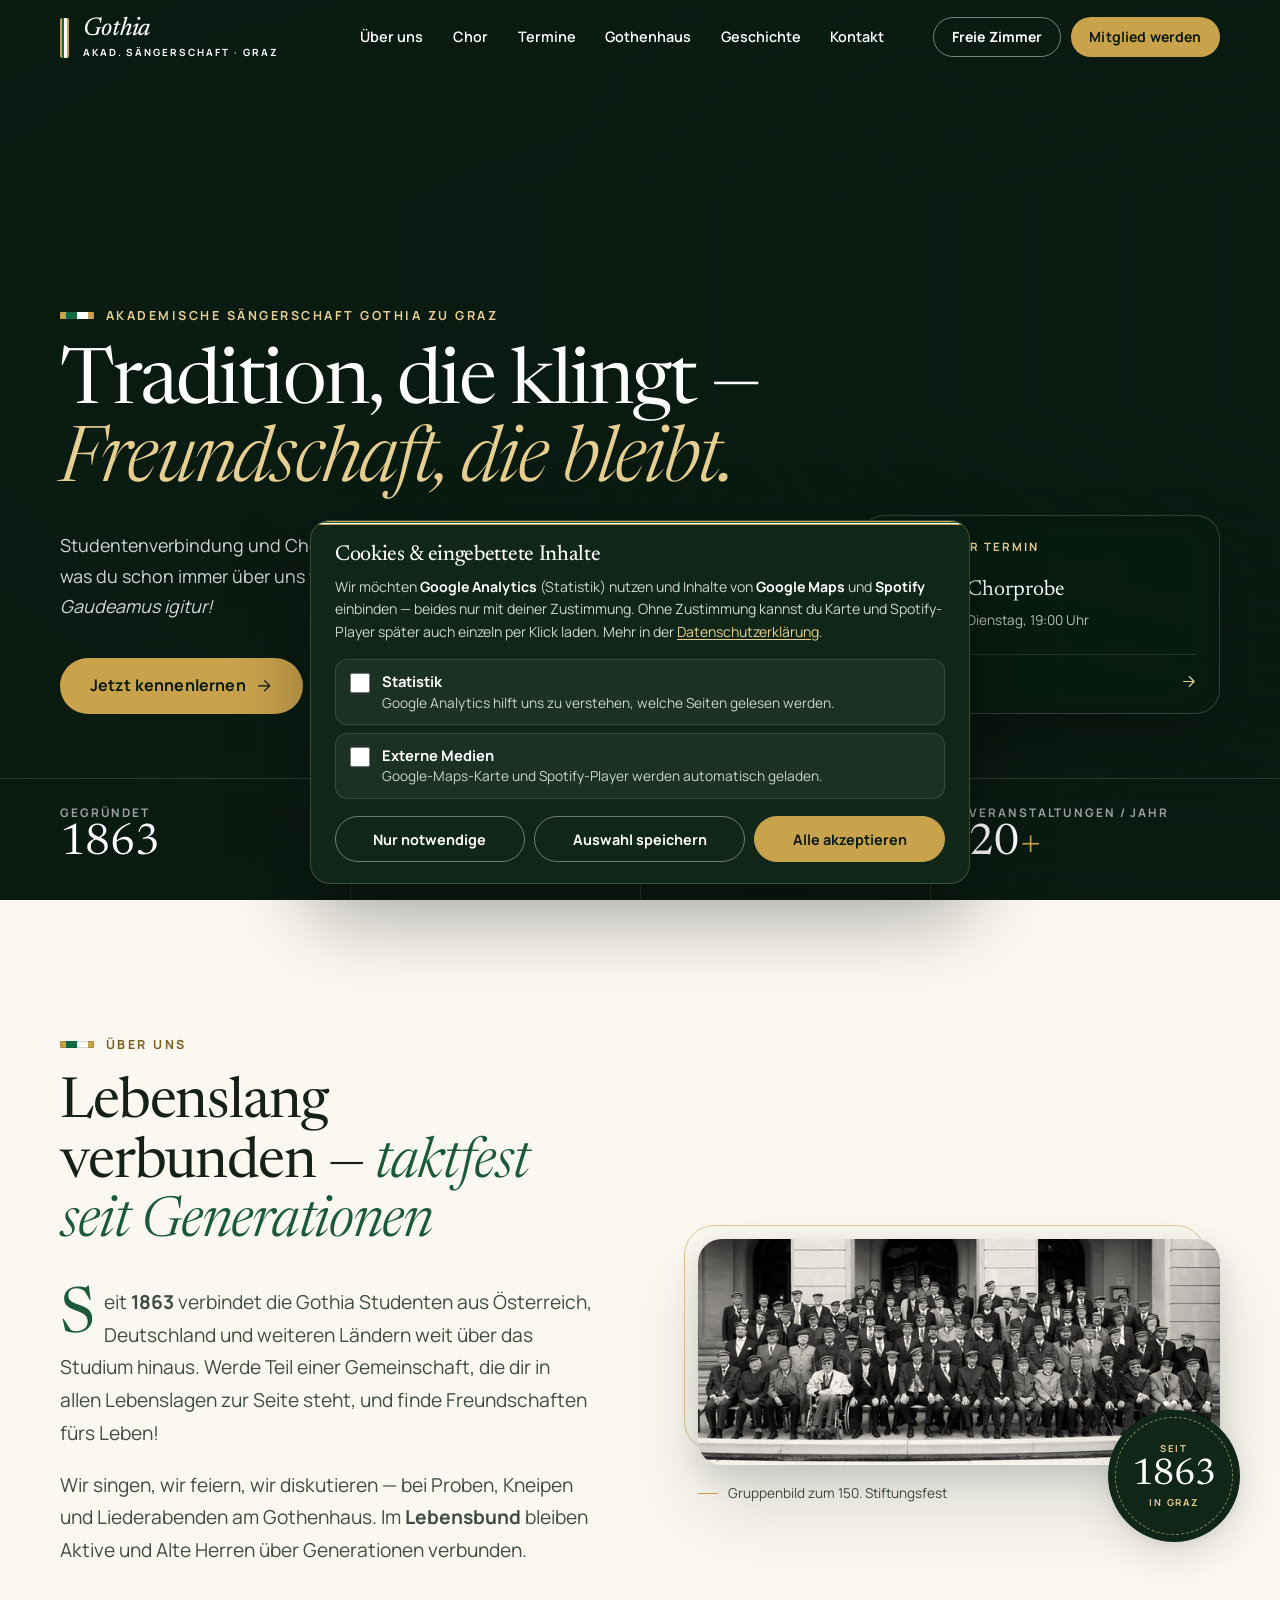
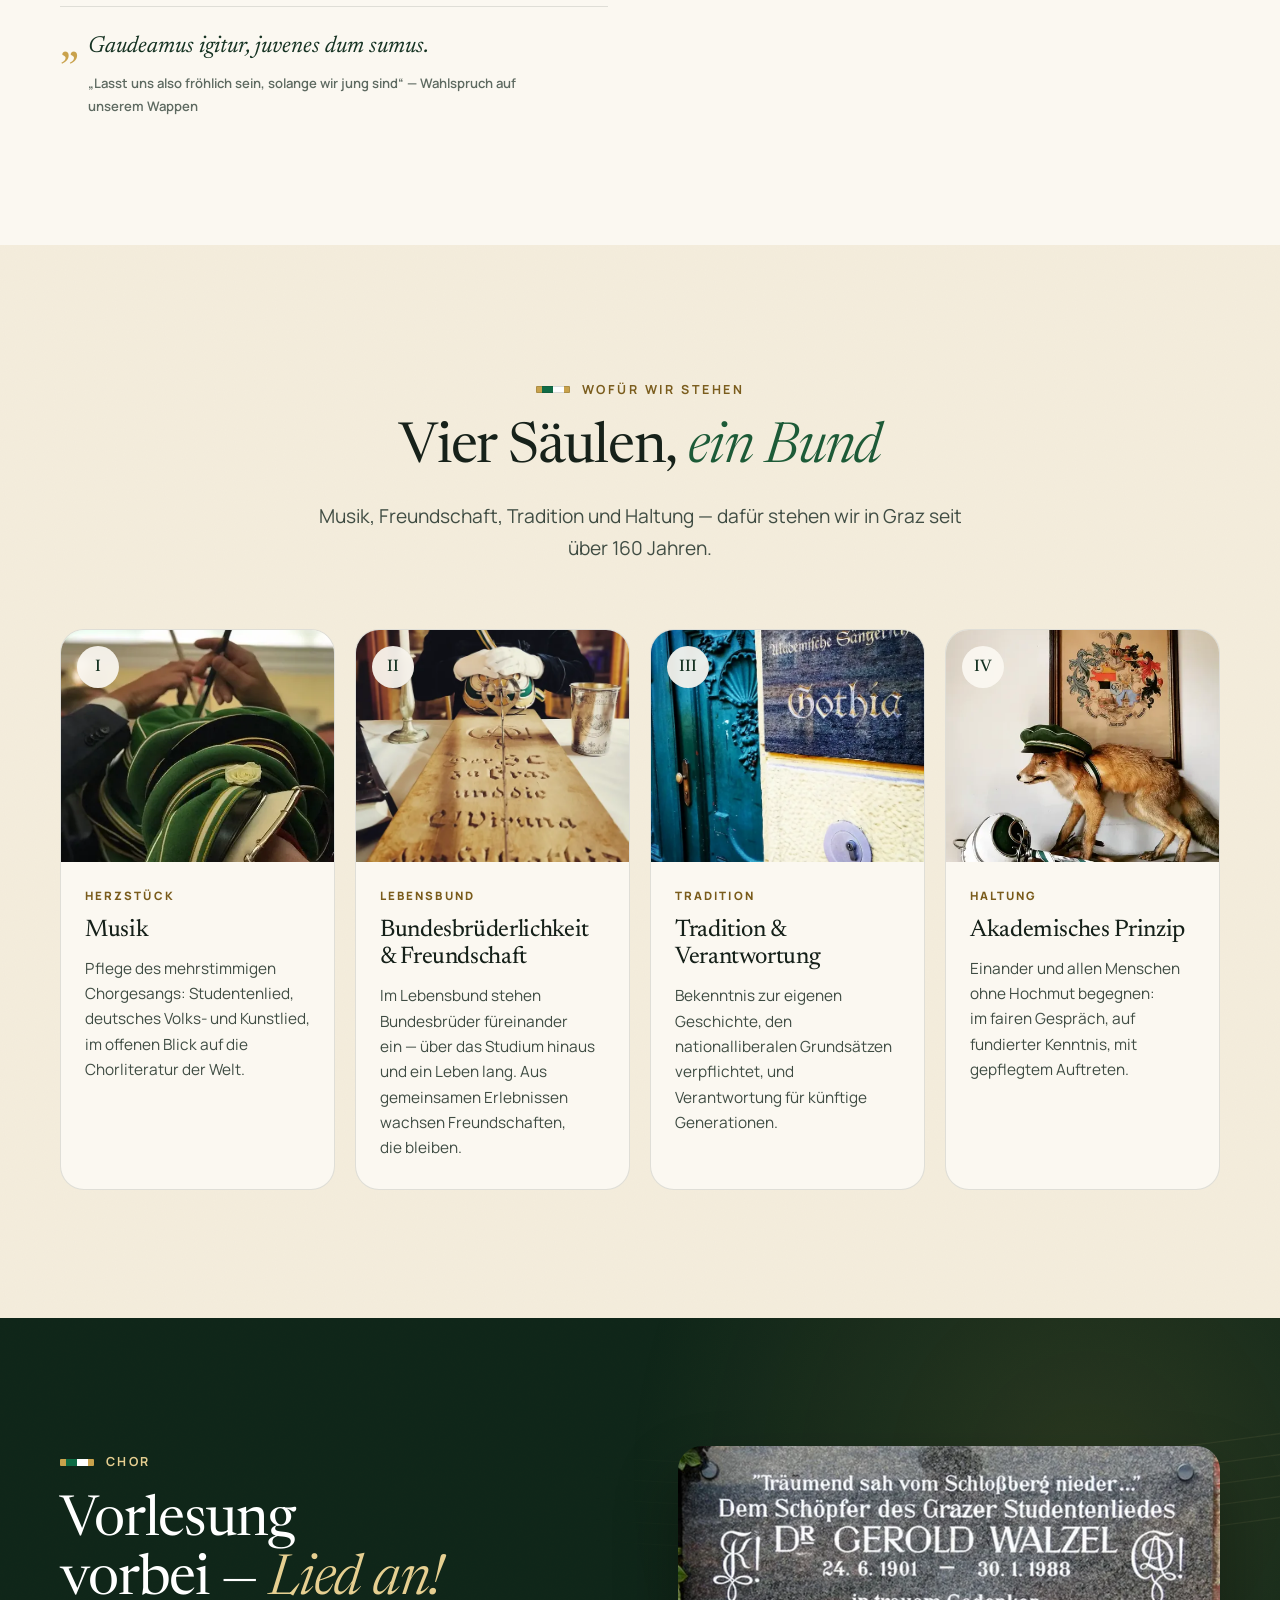
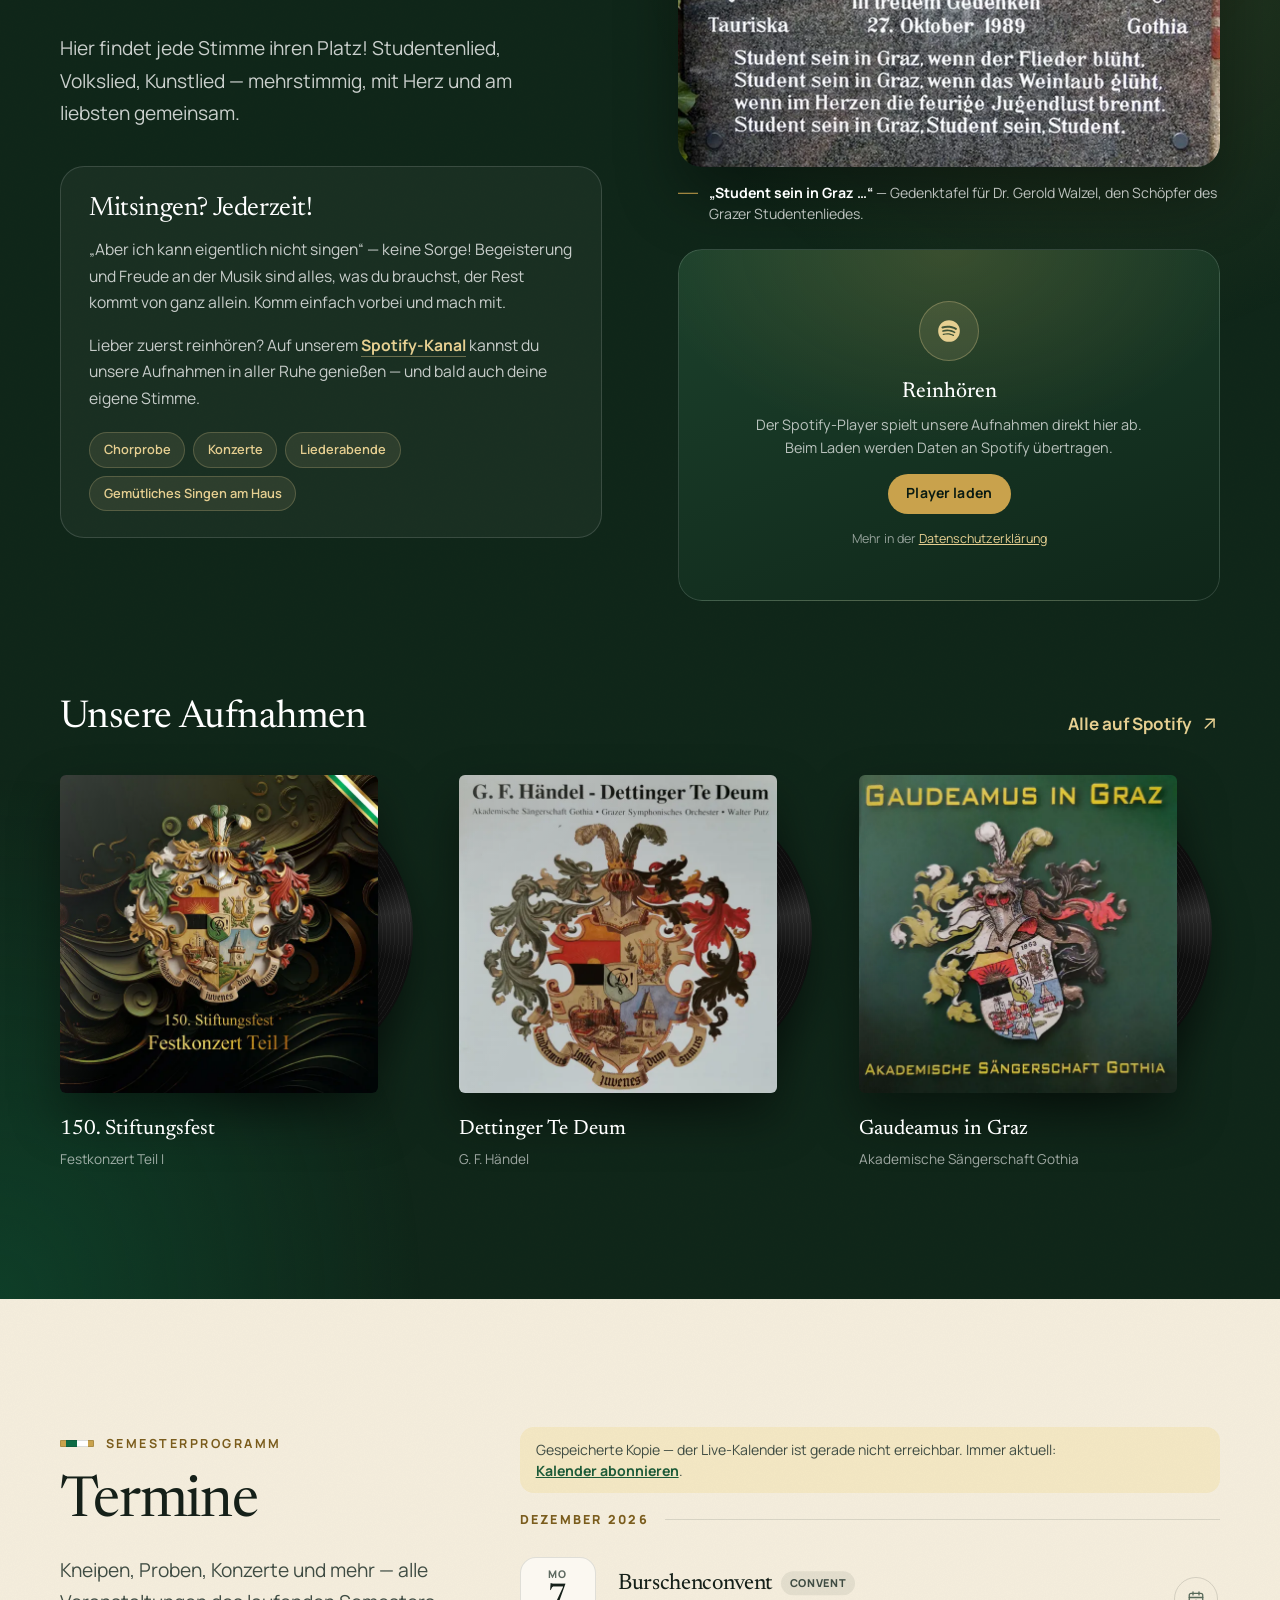
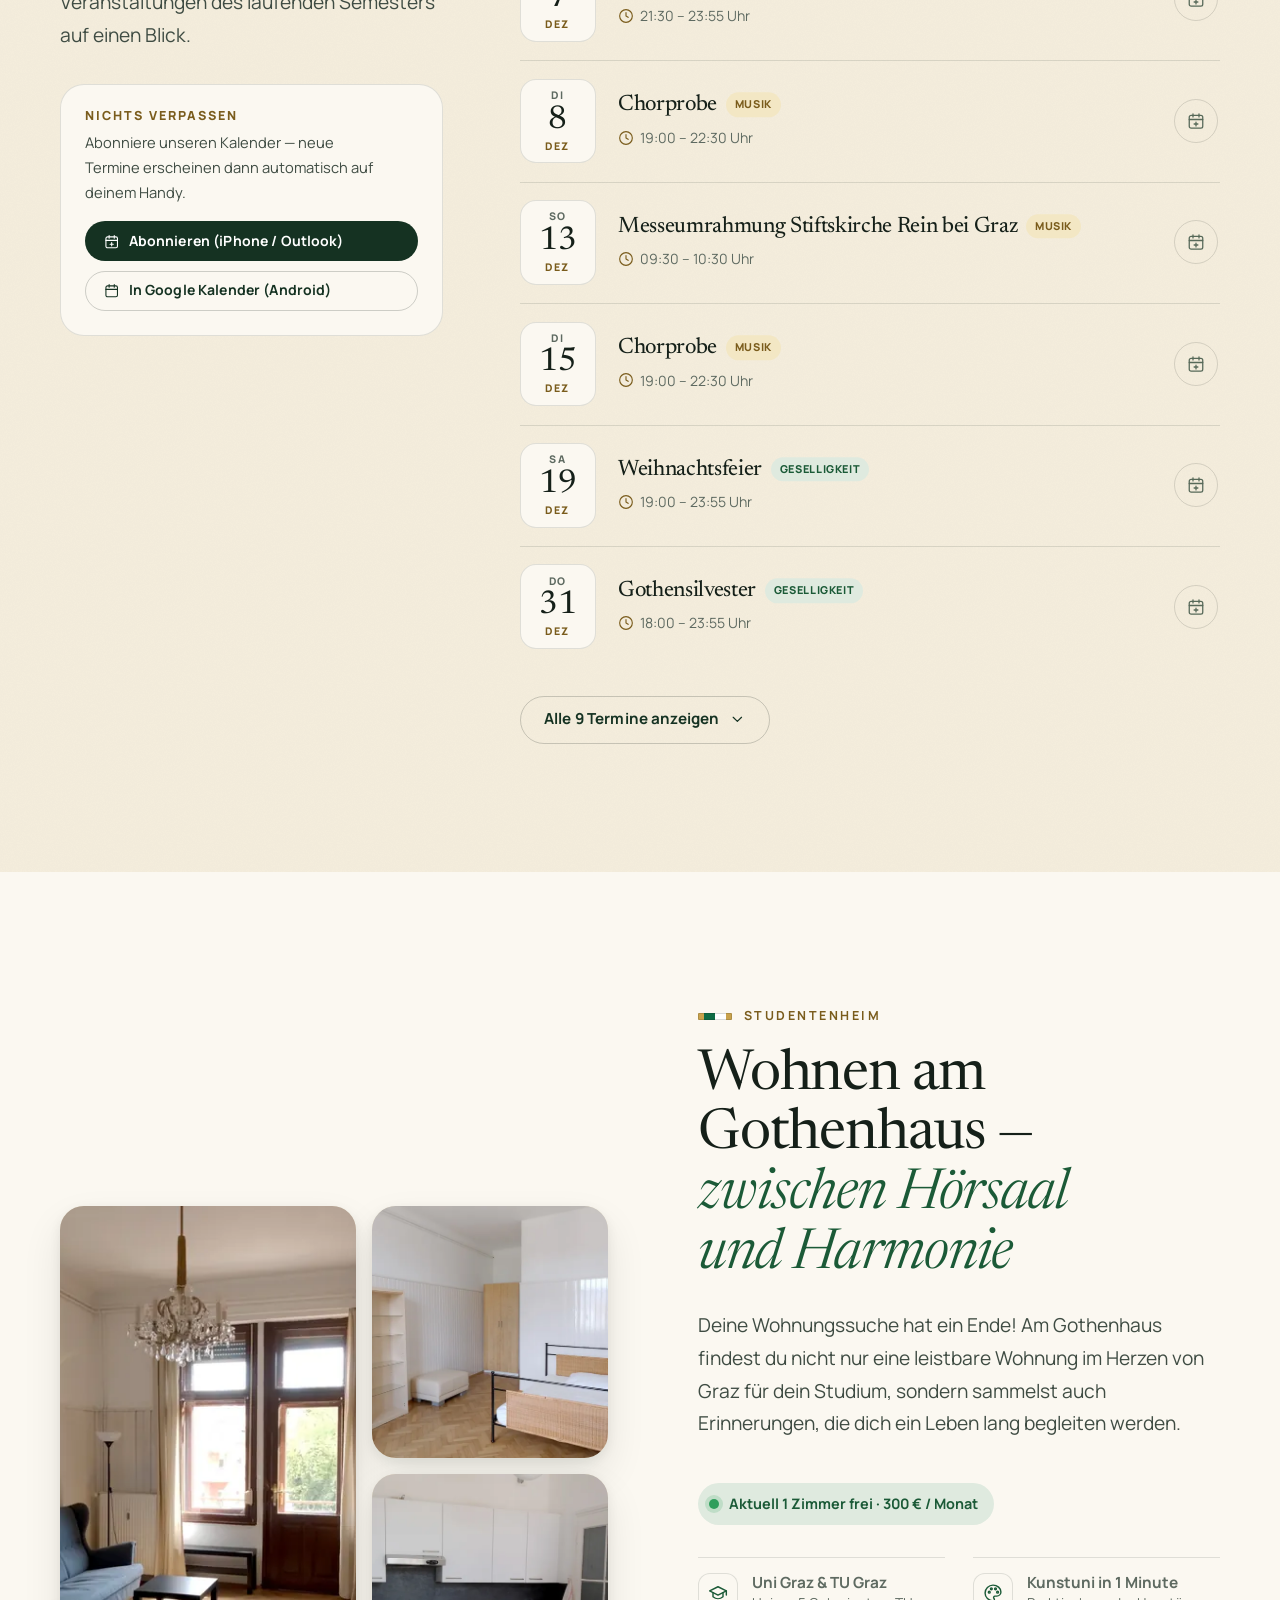
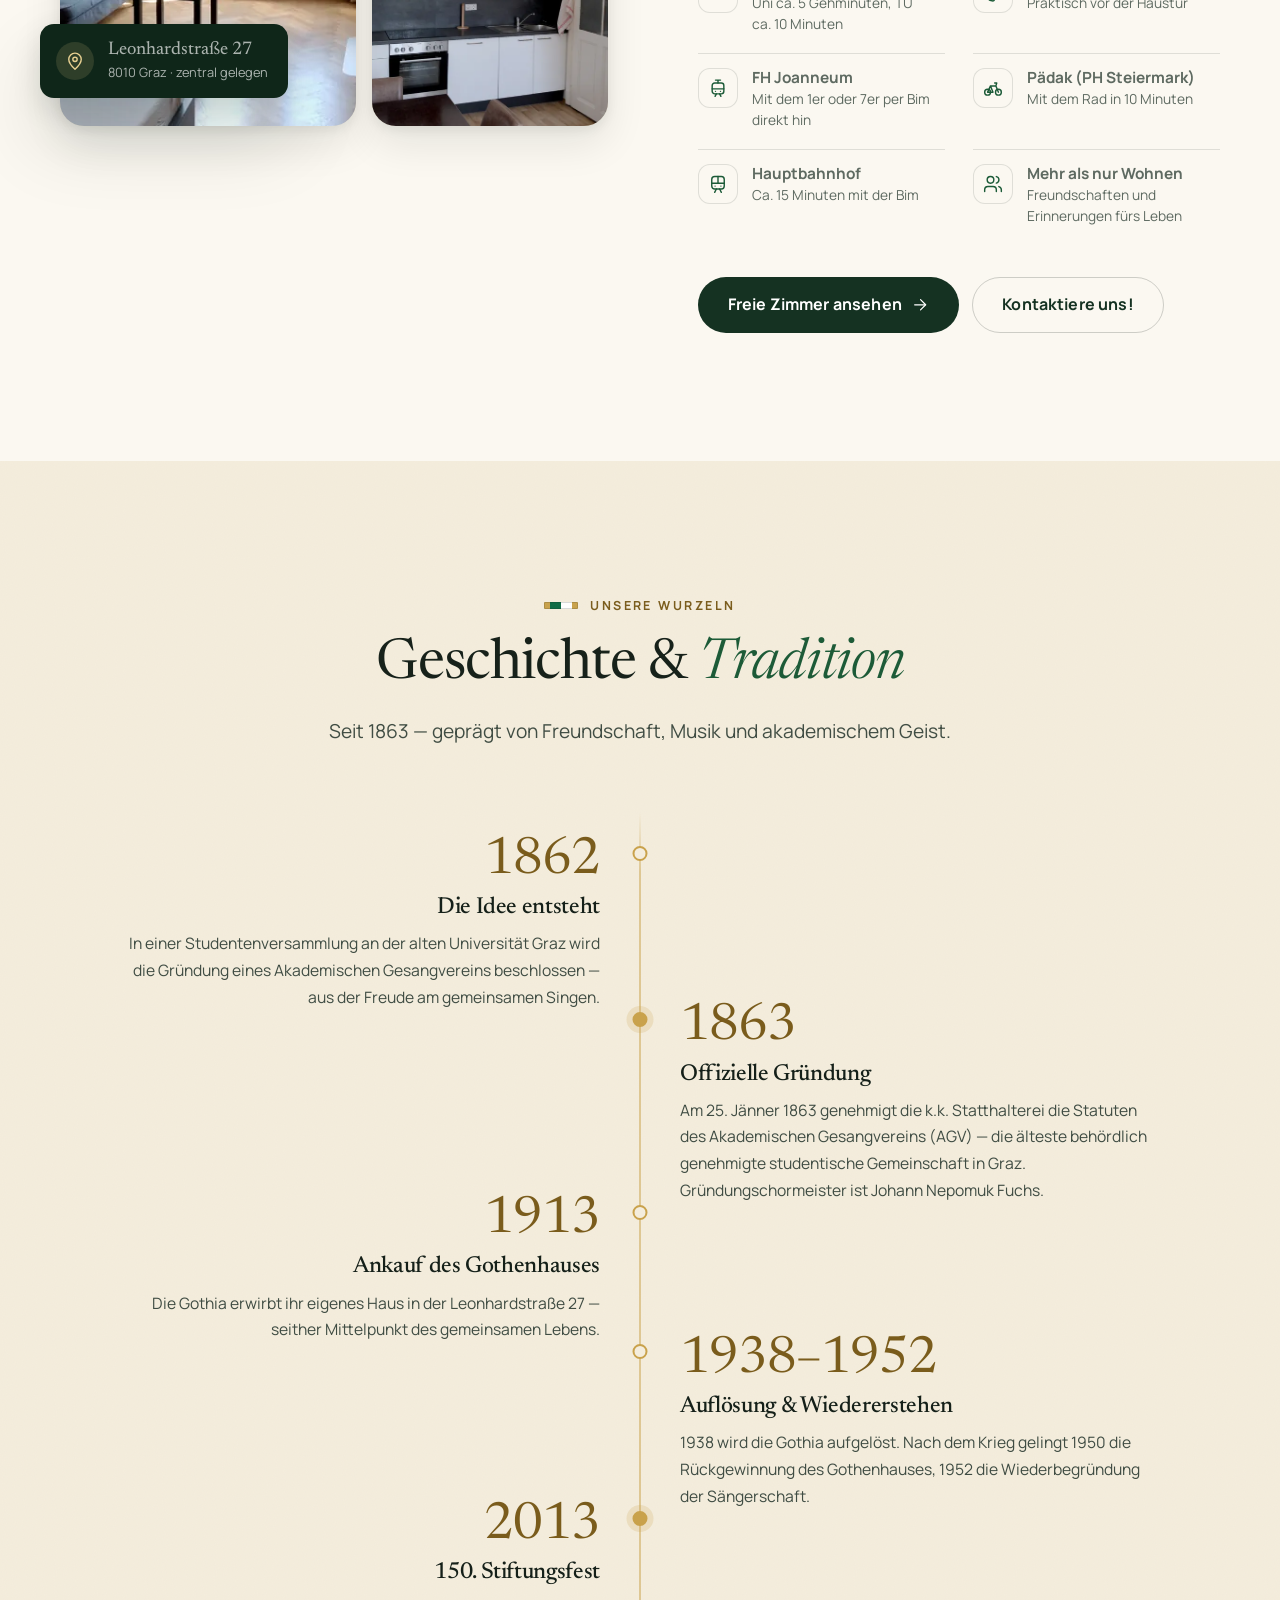
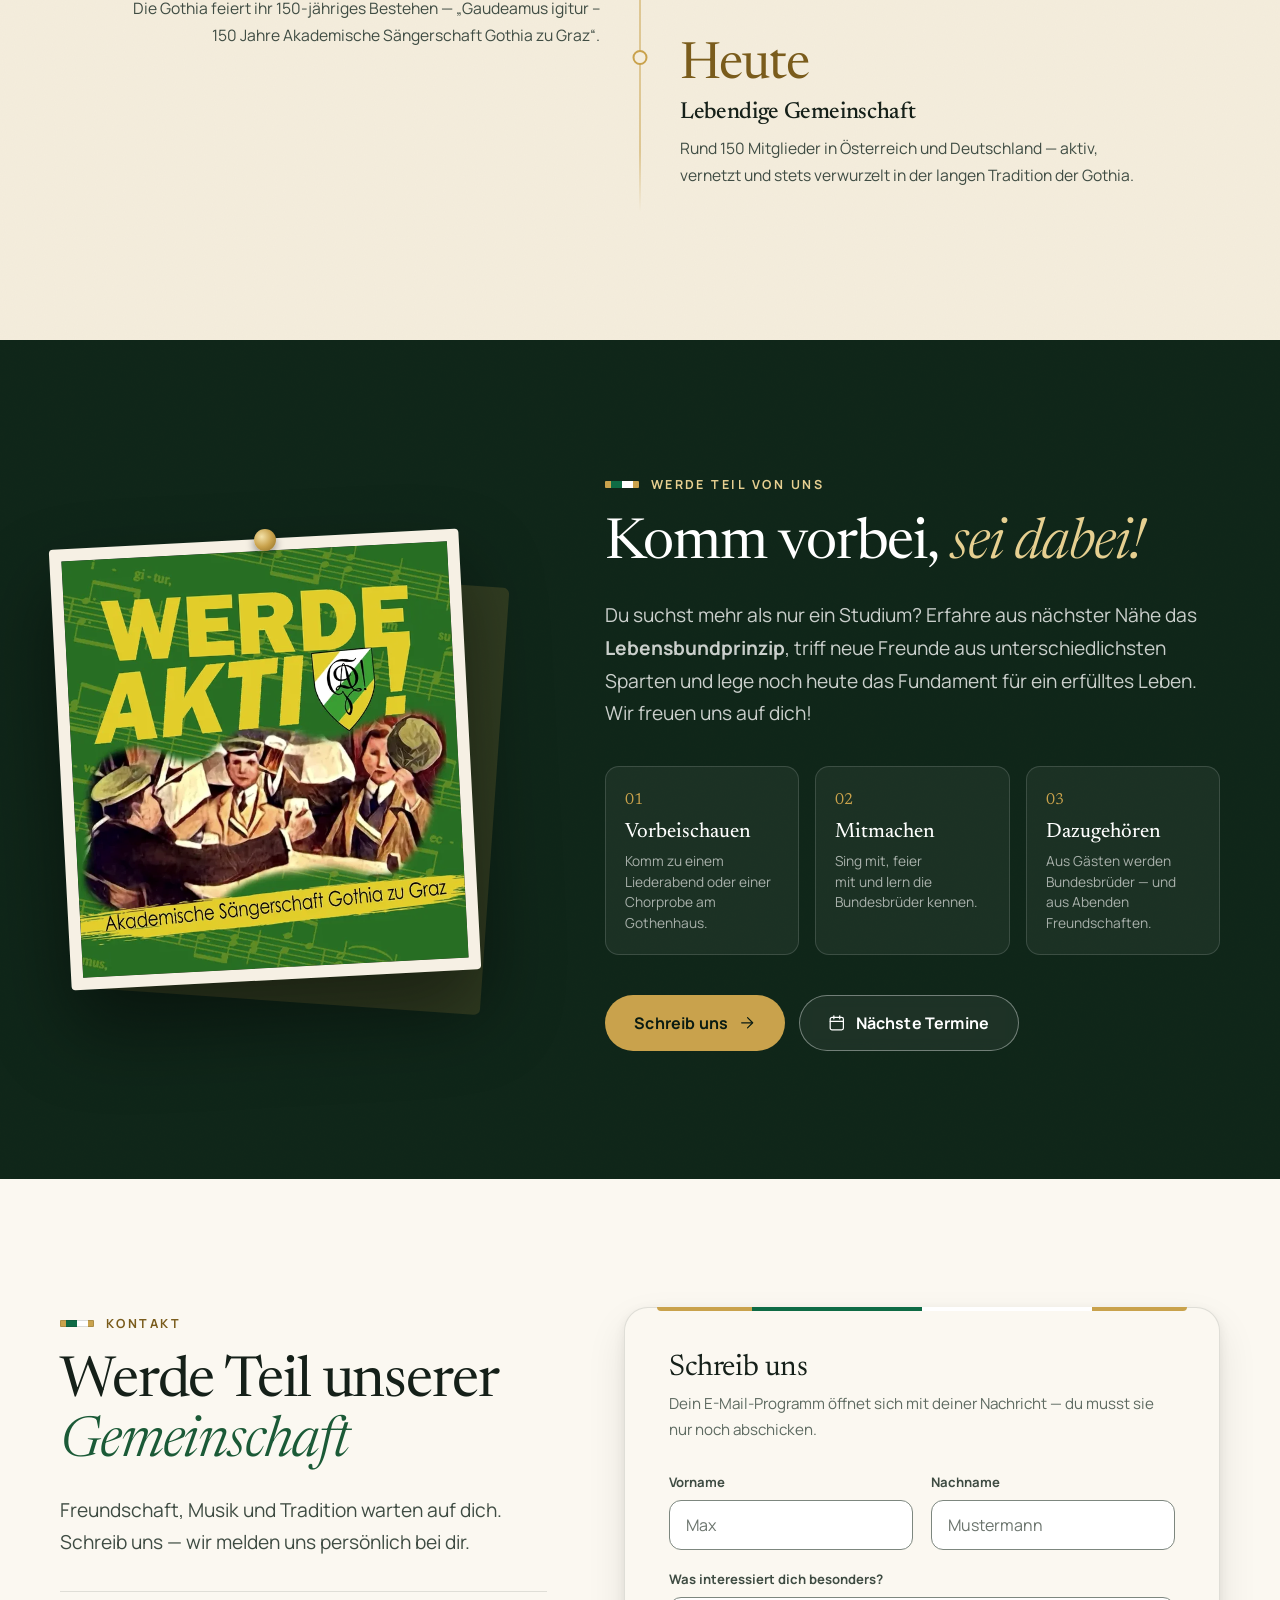
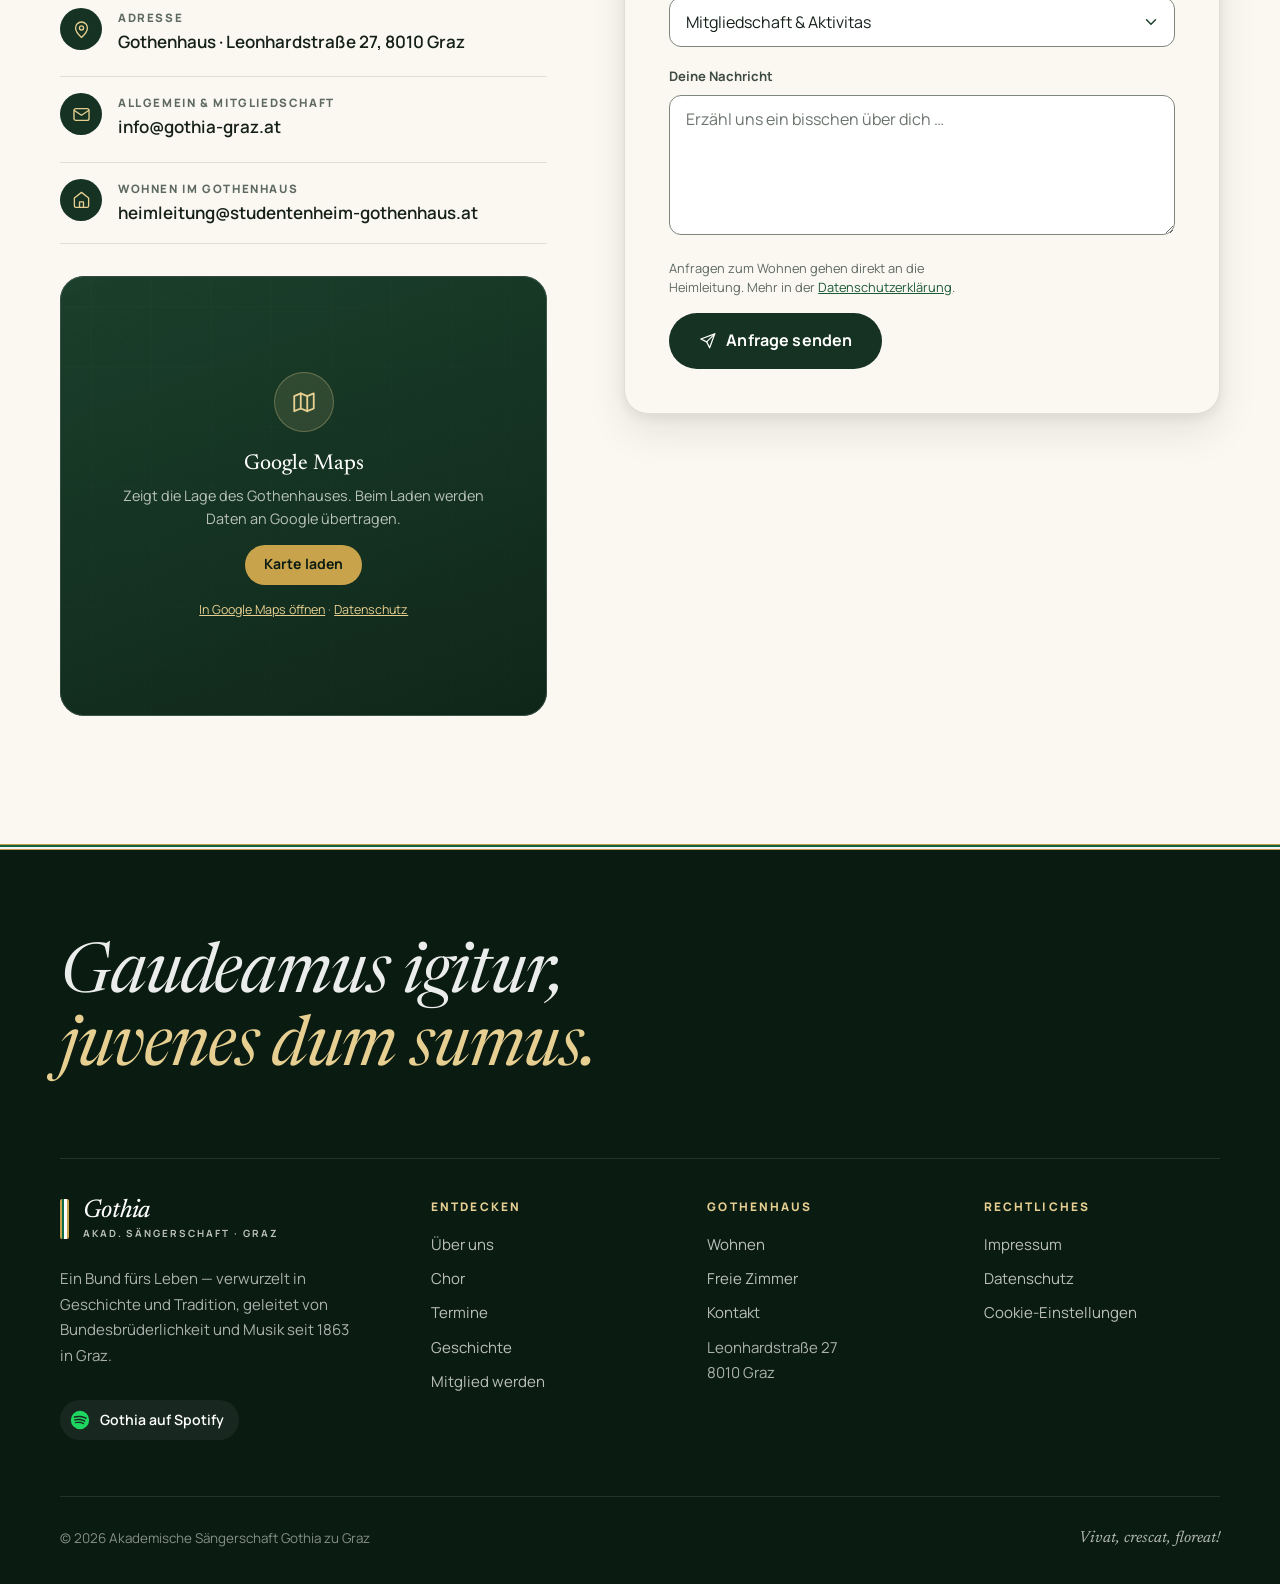
<file: index.html>
<!DOCTYPE html>
<html lang="de">
<head>
    <meta charset="utf-8">
    <meta name="viewport" content="width=device-width, initial-scale=1">
    <title>Akademische Sängerschaft Gothia zu Graz — Tradition, die klingt</title>
    <meta name="description" content="Akademische Sängerschaft Gothia zu Graz — Studentenverbindung und Chor seit 1863: Freundschaft, Musik, Tradition und leistbares Wohnen im Gothenhaus.">
    <meta name="theme-color" content="#0f2619">
    <link rel="canonical" href="https://www.gothia-graz.at/">
    <link rel="icon" href="favicon.ico" sizes="48x48">
    <link rel="icon" href="favicon.png" type="image/png">
    <link rel="apple-touch-icon" href="apple-touch-icon.png">

    <meta property="og:type" content="website">
    <meta property="og:site_name" content="Akademische Sängerschaft Gothia zu Graz">
    <meta property="og:title" content="Akademische Sängerschaft Gothia zu Graz">
    <meta property="og:description" content="Studentenverbindung und Chor seit 1863 — Freundschaft, Musik, Tradition und Wohnen im Gothenhaus in Graz.">
    <meta property="og:url" content="https://www.gothia-graz.at/">
    <meta property="og:image" content="https://www.gothia-graz.at/assets/img/og-image.jpg">
    <meta property="og:image:width" content="1200">
    <meta property="og:image:height" content="630">
    <meta property="og:locale" content="de_AT">
    <meta name="twitter:card" content="summary_large_image">

    <script type="application/ld+json">
    {
      "@context": "https://schema.org",
      "@type": "Organization",
      "name": "Akademische Sängerschaft Gothia zu Graz",
      "alternateName": "Sängerschaft Gothia",
      "url": "https://www.gothia-graz.at/",
      "logo": "https://www.gothia-graz.at/apple-touch-icon.png",
      "image": "https://www.gothia-graz.at/assets/img/og-image.jpg",
      "email": "info@gothia-graz.at",
      "foundingDate": "1863",
      "address": {
        "@type": "PostalAddress",
        "streetAddress": "Leonhardstraße 27",
        "postalCode": "8010",
        "addressLocality": "Graz",
        "addressCountry": "AT"
      },
      "sameAs": [
        "https://open.spotify.com/intl-de/artist/5IpsNPWRsuf9EUHvxX5TIH"
      ]
    }
    </script>

    <script>document.documentElement.classList.add('js');</script>
    <link rel="preload" href="assets/fonts/newsreader-latin.woff2" as="font" type="font/woff2" crossorigin>
    <link rel="preload" href="assets/fonts/manrope-latin.woff2" as="font" type="font/woff2" crossorigin>
    <link rel="preload" as="image" media="(min-width: 721px)" href="assets/img/graz-uhrturm-1600.webp" imagesrcset="assets/img/graz-uhrturm-960.webp 960w, assets/img/graz-uhrturm-1600.webp 1600w, assets/img/graz-uhrturm-2400.webp 2400w" imagesizes="100vw" fetchpriority="high">
    <link rel="preload" as="image" media="(max-width: 720px)" href="assets/img/graz-uhrturm-portrait-900.webp" imagesrcset="assets/img/graz-uhrturm-portrait-900.webp 900w, assets/img/graz-uhrturm-portrait-1260.webp 1260w" imagesizes="100vw" fetchpriority="high">
    <link rel="stylesheet" href="assets/css/site.css?v=20261102">
    <script src="consent.js?v=20261102" defer></script>
</head>
<body data-header="overlay">

<!-- Icon-Sprite -->
<svg xmlns="http://www.w3.org/2000/svg" style="display:none" aria-hidden="true">
    <symbol id="i-arrow-right" viewBox="0 0 24 24"><path d="M5 12h14"/><path d="m13 5 7 7-7 7"/></symbol>
    <symbol id="i-arrow-left" viewBox="0 0 24 24"><path d="M19 12H5"/><path d="m11 19-7-7 7-7"/></symbol>
    <symbol id="i-arrow-up" viewBox="0 0 24 24"><path d="M12 19V5"/><path d="m5 12 7-7 7 7"/></symbol>
    <symbol id="i-arrow-up-right" viewBox="0 0 24 24"><path d="M7 17 17 7"/><path d="M8 7h9v9"/></symbol>
    <symbol id="i-calendar" viewBox="0 0 24 24"><rect x="3" y="4.5" width="18" height="17" rx="2.5"/><path d="M16 2.5v4M8 2.5v4M3 10h18"/></symbol>
    <symbol id="i-calendar-plus" viewBox="0 0 24 24"><rect x="3" y="4.5" width="18" height="17" rx="2.5"/><path d="M16 2.5v4M8 2.5v4M3 10h18M12 13.5v5M9.5 16h5"/></symbol>
    <symbol id="i-clock" viewBox="0 0 24 24"><circle cx="12" cy="12" r="9.5"/><path d="M12 7v5l3.2 2"/></symbol>
    <symbol id="i-pin" viewBox="0 0 24 24"><path d="M19.5 10c0 5.2-7.5 12-7.5 12S4.5 15.2 4.5 10a7.5 7.5 0 0 1 15 0Z"/><circle cx="12" cy="10" r="2.6"/></symbol>
    <symbol id="i-music" viewBox="0 0 24 24"><path d="M9 18V5.5l11-2v12.5"/><circle cx="6" cy="18" r="3"/><circle cx="17" cy="16" r="3"/></symbol>
    <symbol id="i-mail" viewBox="0 0 24 24"><rect x="2.5" y="4.5" width="19" height="15" rx="2.5"/><path d="m3 7 9 6 9-6"/></symbol>
    <symbol id="i-send" viewBox="0 0 24 24"><path d="M21.5 2.5 10.5 13.5"/><path d="m21.5 2.5-7 19-4-8-8-4 19-7Z"/></symbol>
    <symbol id="i-cap" viewBox="0 0 24 24"><path d="M22 9.5 12 4.5 2 9.5l10 5 10-5Z"/><path d="M6 11.5v5c3.5 3 8.5 3 12 0v-5"/><path d="M22 9.5v5"/></symbol>
    <symbol id="i-palette" viewBox="0 0 24 24"><path d="M12 2.5a9.5 9.5 0 0 0 0 19c1 0 1.7-.8 1.7-1.7 0-.5-.2-.9-.5-1.2a1.7 1.7 0 0 1 1.2-2.9h2.1a5 5 0 0 0 5-5c0-4.5-4.3-8.2-9.5-8.2Z"/><circle cx="7.5" cy="11" r="1.1"/><circle cx="10" cy="7" r="1.1"/><circle cx="15" cy="7" r="1.1"/><circle cx="17.5" cy="11" r="1.1"/></symbol>
    <symbol id="i-tram" viewBox="0 0 24 24"><rect x="5" y="6" width="14" height="13" rx="3"/><path d="M5 13h14M9 2.5h6M12 2.5V6M8.5 22l1.5-3M15.5 22 14 19"/><path d="M9 16h.01M15 16h.01"/></symbol>
    <symbol id="i-bike" viewBox="0 0 24 24"><circle cx="5.5" cy="17" r="3.5"/><circle cx="18.5" cy="17" r="3.5"/><path d="M5.5 17 9 9.5h6.5L18.5 17M9 9.5 12 17h-6.5M14 6h2.5l-1 3.5"/></symbol>
    <symbol id="i-train" viewBox="0 0 24 24"><rect x="4.5" y="3" width="15" height="15" rx="3.5"/><path d="M4.5 11h15M12 3v8M8 22l2-4M16 22l-2-4"/><path d="M8.5 14.5h.01M15.5 14.5h.01"/></symbol>
    <symbol id="i-users" viewBox="0 0 24 24"><path d="M16 21v-2a4 4 0 0 0-4-4H6a4 4 0 0 0-4 4v2"/><circle cx="9" cy="7" r="4"/><path d="M22 21v-2a4 4 0 0 0-3-3.9M16 3.1a4 4 0 0 1 0 7.8"/></symbol>
    <symbol id="i-home" viewBox="0 0 24 24"><path d="m3 10 9-7 9 7v10a2 2 0 0 1-2 2H5a2 2 0 0 1-2-2Z"/><path d="M9.5 22v-7h5v7"/></symbol>
    <symbol id="i-close" viewBox="0 0 24 24"><path d="M18 6 6 18M6 6l12 12"/></symbol>
    <symbol id="i-chevron-left" viewBox="0 0 24 24"><path d="m15 18-6-6 6-6"/></symbol>
    <symbol id="i-chevron-right" viewBox="0 0 24 24"><path d="m9 18 6-6-6-6"/></symbol>
    <symbol id="i-chevron-down" viewBox="0 0 24 24"><path d="m6 9 6 6 6-6"/></symbol>
    <symbol id="i-check" viewBox="0 0 24 24"><path d="M20 6 9 17l-5-5"/></symbol>
    <symbol id="i-map" viewBox="0 0 24 24"><path d="m9 4-6 2.5v14L9 18l6 2.5 6-2.5V4l-6 2.5L9 4Z"/><path d="M9 4v14M15 6.5v14"/></symbol>
    <symbol id="i-external" viewBox="0 0 24 24"><path d="M14 3h7v7M10 14 21 3M19 14v5a2 2 0 0 1-2 2H5a2 2 0 0 1-2-2V7a2 2 0 0 1 2-2h5"/></symbol>
    <symbol id="i-cookie" viewBox="0 0 24 24"><path d="M12 2.5a9.5 9.5 0 1 0 9.5 9.5 4 4 0 0 1-5-4.5 4 4 0 0 1-4.5-5Z"/><path d="M8.5 9h.01M15.5 15h.01M11.5 13h.01M10.5 17h.01M7 14h.01"/></symbol>
    <symbol id="i-play" viewBox="0 0 24 24"><path d="M7 4.5v15l12.5-7.5L7 4.5Z" fill="currentColor"/></symbol>
    <symbol id="i-sparkle" viewBox="0 0 24 24"><path d="M12 2 13.8 10.2 22 12l-8.2 1.8L12 22l-1.8-8.2L2 12l8.2-1.8L12 2Z" fill="currentColor" stroke="none"/></symbol>
    <symbol id="i-spotify" viewBox="0 0 24 24"><path fill="currentColor" stroke="none" d="M12 2a10 10 0 1 0 0 20 10 10 0 0 0 0-20Zm4.6 14.4a.62.62 0 0 1-.86.2c-2.35-1.43-5.3-1.76-8.79-.96a.62.62 0 1 1-.28-1.21c3.81-.87 7.08-.5 9.72 1.11.3.18.39.56.21.86Zm1.22-2.73a.78.78 0 0 1-1.07.26c-2.69-1.65-6.79-2.13-9.97-1.17a.78.78 0 1 1-.45-1.49c3.63-1.1 8.15-.57 11.24 1.33.37.22.48.7.25 1.07Zm.1-2.84C14.7 8.91 9.37 8.73 6.3 9.66a.94.94 0 1 1-.54-1.8c3.53-1.07 9.4-.86 13.1 1.34a.94.94 0 0 1-.96 1.62Z"/></symbol>
</svg>

<a class="skip-link" href="#inhalt">Zum Inhalt springen</a>

<!-- ═════════ Kopfzeile ═════════ -->
<header class="site-header is-over-hero" id="siteHeader">
    <div class="container header-inner">
        <a href="#top" class="brand">
            <span class="brand-band" aria-hidden="true"></span>
            <span class="brand-text">
                <span class="brand-name">Gothia</span>
                <span class="brand-sub">Akad. Sängerschaft · Graz</span>
            </span>
        <span class="sr-only"> – zur Startseite</span></a>
        <nav class="nav" aria-label="Hauptnavigation">
            <ul class="nav-links">
                <li><a href="#ueber-uns">Über uns</a></li>
                <li><a href="#chor">Chor</a></li>
                <li><a href="#termine">Termine</a></li>
                <li><a href="#gothenhaus">Gothenhaus</a></li>
                <li><a href="#geschichte">Geschichte</a></li>
                <li><a href="#kontakt">Kontakt</a></li>
            </ul>
            <div class="nav-actions">
                <a href="zimmer.html" class="btn btn--ghost btn--sm">Freie Zimmer</a>
                <a href="#mitmachen" class="btn btn--gold btn--sm">Mitglied werden</a>
                <button class="menu-toggle" id="menuToggle" type="button" aria-label="Menü öffnen" aria-expanded="false" aria-controls="mobileNav">
                    <span></span><span></span><span></span>
                </button>
            </div>
        </nav>
    </div>
</header>

<nav class="mobile-nav" id="mobileNav" aria-label="Menü">
    <ul>
        <li><a href="#ueber-uns"><small aria-hidden="true">01</small>Über uns</a></li>
        <li><a href="#chor"><small aria-hidden="true">02</small>Chor</a></li>
        <li><a href="#termine"><small aria-hidden="true">03</small>Termine</a></li>
        <li><a href="#gothenhaus"><small aria-hidden="true">04</small>Gothenhaus</a></li>
        <li><a href="#geschichte"><small aria-hidden="true">05</small>Geschichte</a></li>
        <li><a href="#kontakt"><small aria-hidden="true">06</small>Kontakt</a></li>
    </ul>
    <div class="btn-row">
        <a href="#mitmachen" class="btn btn--gold">Mitglied werden</a>
        <a href="zimmer.html" class="btn btn--ghost-light">Freie Zimmer</a>
    </div>
    <div class="mobile-nav-foot">Leonhardstraße 27, 8010 Graz · <a href="mailto:info@gothia-graz.at">info@gothia-graz.at</a></div>
</nav>

<main id="inhalt">

<!-- ═════════ Hero ═════════ -->
<section class="hero" id="top" aria-labelledby="hero-title">
    <div class="hero-media">
        <picture>
            <source media="(max-width: 720px)" srcset="assets/img/graz-uhrturm-portrait-900.webp 900w, assets/img/graz-uhrturm-portrait-1260.webp 1260w" sizes="100vw" width="1260" height="2104">
            <img src="assets/img/graz-uhrturm-1600.webp"
                 srcset="assets/img/graz-uhrturm-960.webp 960w, assets/img/graz-uhrturm-1600.webp 1600w, assets/img/graz-uhrturm-2400.webp 2400w"
                 sizes="100vw" width="2400" height="1612" alt="" fetchpriority="high" decoding="async">
        </picture>
    </div>
    <div class="container hero-inner">
        <div class="hero-grid">
            <div class="hero-head">
                <p class="eyebrow">Akademische Sängerschaft Gothia zu Graz</p>
                <h1 class="display" id="hero-title">Tradition, die klingt —<em>Freundschaft, die bleibt.</em></h1>
            </div>
            <div class="hero-copy">
                <p class="hero-lead">Studentenverbindung und Chor im Herzen von Graz, seit 1863. Alles, was du schon immer über uns wissen wolltest, findest du hier. <em lang="la">Gaudeamus igitur!</em></p>
                <div class="btn-row">
                    <a href="#mitmachen" class="btn btn--gold btn--lg">Jetzt kennenlernen <svg class="icon icon--arrow" aria-hidden="true" focusable="false"><use href="#i-arrow-right"/></svg></a>
                    <a href="#chor" class="btn btn--ghost-light btn--lg"><svg class="icon" aria-hidden="true" focusable="false"><use href="#i-music"/></svg> Unser Chor</a>
                </div>
            </div>
            <a class="next-event" id="nextEvent" href="#termine" hidden>
                <span class="next-event-label"><span class="pulse" aria-hidden="true"></span> Nächster Termin</span>
                <span class="next-event-body">
                    <span class="next-event-date" aria-hidden="true"><span class="d" data-ne="d"></span><span class="m" data-ne="m"></span></span>
                    <span class="next-event-text">
                        <span class="next-event-title" data-ne="title"></span>
                        <span class="next-event-meta" data-ne="meta"></span>
                    </span>
                </span>
                <span class="next-event-foot">Alle Termine <svg class="icon" aria-hidden="true" focusable="false"><use href="#i-arrow-right"/></svg></span>
            </a>
        </div>
    </div>
    <div class="hero-facts">
        <div class="container">
            <dl>
                <div><dt>Gegründet</dt><dd>1863</dd></div>
                <div><dt>Mitglieder</dt><dd>140<span>+</span></dd></div>
                <div><dt>Aktive Mitglieder</dt><dd>10<span>+</span></dd></div>
                <div><dt>Veranstaltungen / Jahr</dt><dd>20<span>+</span></dd></div>
            </dl>
        </div>
    </div>
</section>

<!-- ═════════ Über uns ═════════ -->
<section class="section section--paper" id="ueber-uns" aria-labelledby="ueber-title">
    <div class="container intro-grid">
        <div class="intro-copy reveal">
            <p class="eyebrow">Über uns</p>
            <h2 class="h2" id="ueber-title">Lebenslang verbunden&nbsp;— <em>taktfest seit Generationen</em></h2>
            <p class="lead dropcap" style="margin-top:2rem">Seit <strong>1863</strong> verbindet die Gothia Studenten aus Österreich, Deutschland und weiteren Ländern weit über das Studium hinaus. Werde Teil einer Gemeinschaft, die dir in allen Lebenslagen zur Seite steht, und finde Freundschaften fürs Leben!</p>
            <p class="lead">Wir singen, wir feiern, wir diskutieren&nbsp;— bei Proben, Kneipen und Liederabenden am Gothenhaus. Im <strong>Lebensbund</strong> bleiben Aktive und Alte Herren über Generationen verbunden.</p>
            <blockquote class="intro-quote">
                <p lang="la">Gaudeamus igitur, juvenes dum sumus.</p>
                <footer>„Lasst uns also fröhlich sein, solange wir jung sind“&nbsp;— Wahlspruch auf unserem Wappen</footer>
            </blockquote>
        </div>
        <div class="intro-photos reveal" style="--delay:.15s">
            <figure class="photo-frame photo-frame--main">
                <div class="frame">
                    <img src="assets/img/stiftungsfest-150-980.webp" srcset="assets/img/stiftungsfest-150-640.webp 640w, assets/img/stiftungsfest-150-980.webp 980w" sizes="(max-width: 900px) 92vw, 600px" width="980" height="423" alt="Gruppenbild der Gothia mit zahlreichen Bundesbrüdern in Couleur vor einem Gebäude" loading="lazy" decoding="async">
                </div>
                <figcaption>Gruppenbild zum 150. Stiftungsfest</figcaption>
            </figure>
            <div class="intro-badge" aria-hidden="true">
                <span><small>Seit</small><strong>1863</strong><small>in Graz</small></span>
            </div>
        </div>
    </div>
</section>

<!-- ═════════ Werte ═════════ -->
<section class="section section--parchment grain" id="werte" aria-labelledby="werte-title">
    <div class="container">
        <div class="section-head text-center reveal">
            <p class="eyebrow eyebrow--center">Wofür wir stehen</p>
            <h2 class="h2" id="werte-title">Vier Säulen, <em>ein Bund</em></h2>
            <p class="lead">Musik, Freundschaft, Tradition und Haltung&nbsp;— dafür stehen wir in Graz seit über 160&nbsp;Jahren.</p>
        </div>
        <div class="pillars">
            <article class="pillar reveal">
                <div class="pillar-media">
                    <img src="assets/img/landesvater-480.webp" srcset="assets/img/landesvater-480.webp 480w, assets/img/landesvater-768.webp 768w" sizes="(max-width: 420px) calc(100vw - 2.5rem), (max-width: 600px) 40vw, (max-width: 1100px) 46vw, 290px" width="768" height="768" alt="Grüne Couleurmützen beim Landesvater" loading="lazy" decoding="async">
                    <span class="pillar-num" aria-hidden="true">I</span>
                </div>
                <div class="pillar-body">
                    <span class="pillar-tag">Herzstück</span>
                    <h3>Musik</h3>
                    <p>Pflege des mehrstimmigen Chorgesangs: Studentenlied, deutsches Volks- und Kunstlied, im offenen Blick auf die Chorliteratur der Welt.</p>
                </div>
            </article>
            <article class="pillar reveal" style="--delay:.08s">
                <div class="pillar-media">
                    <img src="assets/img/schlaeger-640.webp" srcset="assets/img/schlaeger-640.webp 640w, assets/img/schlaeger-1000.webp 1000w" sizes="(max-width: 420px) calc(100vw - 2.5rem), (max-width: 600px) 40vw, (max-width: 1100px) 46vw, 290px" width="1000" height="1000" alt="Chargierter mit weißen Handschuhen stützt einen Korbschläger auf eine geschnitzte Widmungstafel an die Sängerschaft Gothia; daneben Kerze und Silberbecher" loading="lazy" decoding="async">
                    <span class="pillar-num" aria-hidden="true">II</span>
                </div>
                <div class="pillar-body">
                    <span class="pillar-tag">Lebensbund</span>
                    <h3>Bundesbrüderlichkeit &amp; Freundschaft</h3>
                    <p>Im Lebensbund stehen Bundesbrüder füreinander ein&nbsp;— über das Studium hinaus und ein Leben lang. Aus gemeinsamen Erlebnissen wachsen Freundschaften, die bleiben.</p>
                </div>
            </article>
            <article class="pillar reveal" style="--delay:.16s">
                <div class="pillar-media">
                    <img src="assets/img/schild-gothia-640.webp" srcset="assets/img/schild-gothia-640.webp 640w, assets/img/schild-gothia-1000.webp 1000w" sizes="(max-width: 420px) calc(100vw - 2.5rem), (max-width: 600px) 40vw, (max-width: 1100px) 46vw, 290px" width="1000" height="1000" alt="Türschild „Akademische Sängerschaft Gothia“ am Gothenhaus" loading="lazy" decoding="async">
                    <span class="pillar-num" aria-hidden="true">III</span>
                </div>
                <div class="pillar-body">
                    <span class="pillar-tag">Tradition</span>
                    <h3>Tradition &amp; Verantwortung</h3>
                    <p>Bekenntnis zur eigenen Geschichte, den nationalliberalen Grundsätzen verpflichtet, und Verantwortung für künftige Generationen.</p>
                </div>
            </article>
            <article class="pillar reveal" style="--delay:.24s">
                <div class="pillar-media">
                    <img src="assets/img/fuxen-480.webp" srcset="assets/img/fuxen-480.webp 480w, assets/img/fuxen-720.webp 720w" sizes="(max-width: 420px) calc(100vw - 2.5rem), (max-width: 600px) 40vw, (max-width: 1100px) 46vw, 290px" width="720" height="900" alt="Fuchs mit Couleurmütze und Band vor dem Wappen der Gothia" loading="lazy" decoding="async">
                    <span class="pillar-num" aria-hidden="true">IV</span>
                </div>
                <div class="pillar-body">
                    <span class="pillar-tag">Haltung</span>
                    <h3>Akademisches Prinzip</h3>
                    <p>Einander und allen Menschen ohne Hochmut begegnen: im fairen Gespräch, auf fundierter Kenntnis, mit gepflegtem Auftreten.</p>
                </div>
            </article>
        </div>
    </div>
</section>

<!-- ═════════ Chor ═════════ -->
<section class="section section--forest grain chor" id="chor" aria-labelledby="chor-title">
    <span id="aktivitaeten" aria-hidden="true"></span>
    <svg class="staff" viewBox="0 0 1440 400" preserveAspectRatio="none" aria-hidden="true">
        <g fill="none" stroke="#e6cf91" stroke-width="1.2">
            <path d="M0 120 C 360 60, 720 200, 1440 110"/>
            <path d="M0 140 C 360 80, 720 220, 1440 130"/>
            <path d="M0 160 C 360 100, 720 240, 1440 150"/>
            <path d="M0 180 C 360 120, 720 260, 1440 170"/>
            <path d="M0 200 C 360 140, 720 280, 1440 190"/>
        </g>
    </svg>
    <div class="container">
        <div class="chor-grid">
            <div class="chor-copy reveal">
                <p class="eyebrow">Chor</p>
                <h2 class="h2" id="chor-title">Vorlesung vorbei&nbsp;— <em>Lied an!</em></h2>
                <p class="lead">Hier findet jede Stimme ihren Platz! Studentenlied, Volkslied, Kunstlied&nbsp;— mehrstimmig, mit Herz und am liebsten gemeinsam.</p>
                <div class="sing-card">
                    <h3>Mitsingen? Jederzeit!</h3>
                    <p>„Aber ich kann eigentlich nicht singen“&nbsp;— keine Sorge! Begeisterung und Freude an der Musik sind alles, was du brauchst, der Rest kommt von ganz allein. Komm einfach vorbei und mach mit.</p>
                    <p>Lieber zuerst reinhören? Auf unserem <a href="https://open.spotify.com/intl-de/artist/5IpsNPWRsuf9EUHvxX5TIH" target="_blank" rel="noopener">Spotify-Kanal</a> kannst du unsere Aufnahmen in aller Ruhe genießen&nbsp;— und bald auch deine eigene Stimme.</p>
                    <ul class="chips" aria-label="Was dich erwartet">
                        <li>Chorprobe</li>
                        <li>Konzerte</li>
                        <li>Liederabende</li>
                        <li>Gemütliches Singen am Haus</li>
                    </ul>
                </div>
            </div>
            <div class="chor-media reveal" style="--delay:.15s">
                <figure class="chor-feature">
                    <div class="frame"><img src="assets/img/gedenktafel-walzel-640.webp" srcset="assets/img/gedenktafel-walzel-640.webp 640w, assets/img/gedenktafel-walzel-900.webp 900w" sizes="(max-width: 960px) 92vw, 560px" width="900" height="535" alt="Gedenktafel: „Dem Schöpfer des Grazer Studentenliedes Dr. Gerold Walzel, 1901–1988“, gestiftet von Tauriska und Gothia, mit der Strophe „Student sein in Graz, wenn der Flieder blüht …“" loading="lazy" decoding="async"></div>
                    <figcaption><span><strong>„Student sein in Graz …“</strong> — Gedenktafel für Dr. Gerold Walzel, den Schöpfer des Grazer Studentenliedes.</span></figcaption>
                </figure>
                <div class="embed-gate" id="spotifyGate" data-embed>
                    <div class="embed-ph">
                        <span class="embed-icon"><svg class="icon" aria-hidden="true" focusable="false"><use href="#i-spotify"/></svg></span>
                        <p><strong>Reinhören</strong>Der Spotify-Player spielt unsere Aufnahmen direkt hier ab. Beim Laden werden Daten an Spotify übertragen.</p>
                        <button type="button" class="btn btn--gold btn--sm" data-load-embed>Player laden</button>
                        <small>Mehr in der <a href="datenschutz.html">Datenschutzerklärung</a></small>
                    </div>
                    <template>
                        <iframe title="Gothia auf Spotify" src="https://open.spotify.com/embed/artist/5IpsNPWRsuf9EUHvxX5TIH?utm_source=generator&amp;theme=0" width="100%" height="352" allow="autoplay; clipboard-write; encrypted-media; fullscreen; picture-in-picture" loading="lazy"></iframe>
                    </template>
                </div>
            </div>
        </div>

        <div class="albums">
            <div class="albums-head reveal">
                <h3>Unsere Aufnahmen</h3>
                <a class="link-arrow" href="https://open.spotify.com/intl-de/artist/5IpsNPWRsuf9EUHvxX5TIH" target="_blank" rel="noopener">Alle auf Spotify <svg class="icon" aria-hidden="true" focusable="false"><use href="#i-arrow-up-right"/></svg></a>
            </div>
            <div class="album-grid">
                <a class="album reveal" href="https://open.spotify.com/intl-de/artist/5IpsNPWRsuf9EUHvxX5TIH" target="_blank" rel="noopener">
                    <span class="album-sleeve-wrap">
                        <span class="album-disc" aria-hidden="true"></span>
                        <span class="album-sleeve"><img src="assets/img/album-festkonzert-640.webp" width="640" height="640" alt="" loading="lazy" decoding="async"></span>
                        <span class="album-play" aria-hidden="true"><svg><use href="#i-play"/></svg></span>
                    </span>
                    <span class="album-info"><strong>150. Stiftungsfest</strong><span>Festkonzert Teil I</span></span><span class="sr-only"> (Spotify, öffnet in neuem Tab)</span>
                </a>
                <a class="album reveal" style="--delay:.1s" href="https://open.spotify.com/intl-de/artist/5IpsNPWRsuf9EUHvxX5TIH" target="_blank" rel="noopener">
                    <span class="album-sleeve-wrap">
                        <span class="album-disc" aria-hidden="true"></span>
                        <span class="album-sleeve"><img src="assets/img/album-haendel-640.webp" width="640" height="640" alt="" loading="lazy" decoding="async"></span>
                        <span class="album-play" aria-hidden="true"><svg><use href="#i-play"/></svg></span>
                    </span>
                    <span class="album-info"><strong>Dettinger Te Deum</strong><span>G. F. Händel</span></span><span class="sr-only"> (Spotify, öffnet in neuem Tab)</span>
                </a>
                <a class="album reveal" style="--delay:.2s" href="https://open.spotify.com/intl-de/artist/5IpsNPWRsuf9EUHvxX5TIH" target="_blank" rel="noopener">
                    <span class="album-sleeve-wrap">
                        <span class="album-disc" aria-hidden="true"></span>
                        <span class="album-sleeve"><img src="assets/img/album-gaudeamus-640.webp" width="640" height="640" alt="" loading="lazy" decoding="async"></span>
                        <span class="album-play" aria-hidden="true"><svg><use href="#i-play"/></svg></span>
                    </span>
                    <span class="album-info"><strong>Gaudeamus in Graz</strong><span>Akademische Sängerschaft Gothia</span></span><span class="sr-only"> (Spotify, öffnet in neuem Tab)</span>
                </a>
            </div>
        </div>
    </div>
</section>

<!-- ═════════ Termine ═════════ -->
<section class="section section--parchment grain" id="termine" aria-labelledby="termine-title">
    <div class="container termine-layout">
        <aside class="termine-aside reveal">
            <p class="eyebrow">Semesterprogramm</p>
            <h2 class="h2" id="termine-title">Termine</h2>
            <p class="lead">Kneipen, Proben, Konzerte und mehr&nbsp;— alle Veranstaltungen des laufenden Semesters auf einen Blick.</p>
            <div class="subscribe">
                <h3>Nichts verpassen</h3>
                <p>Abonniere unseren Kalender&nbsp;— neue Termine erscheinen dann automatisch auf deinem Handy.</p>
                <a href="webcal://www.gothia-graz.at/calendar.php" class="btn btn--forest btn--sm"><svg class="icon" aria-hidden="true" focusable="false"><use href="#i-calendar-plus"/></svg> Abonnieren (iPhone / Outlook)</a>
                <a href="https://calendar.google.com/calendar/r?cid=c0fd677e5a63edd668f9dd71cefc7060286a8025dd9fe520a61779a287ca314f%40group.calendar.google.com" target="_blank" rel="noopener" class="btn btn--ghost btn--sm"><svg class="icon" aria-hidden="true" focusable="false"><use href="#i-calendar"/></svg> In Google Kalender (Android)</a>
            </div>
        </aside>
        <div class="reveal" style="--delay:.1s">
            <p class="sr-only" id="eventsStatus" role="status"></p>
            <div class="events" id="events" aria-busy="true">
                <div class="skeleton" aria-hidden="true"><i></i><i></i></div>
                <div class="skeleton" aria-hidden="true"><i></i><i></i></div>
                <div class="skeleton" aria-hidden="true"><i></i><i></i></div>
                <div class="skeleton" aria-hidden="true"><i></i><i></i></div>
            </div>
            <noscript><p class="events-state"><strong>Termine</strong>Bitte aktiviere JavaScript, um die aktuellen Termine zu sehen&nbsp;— oder abonniere den Kalender.</p></noscript>
        </div>
    </div>
    <!-- Offline-Kopie des Kalenders: wird nur verwendet, wenn calendar.php nicht erreichbar ist
         (z. B. beim lokalen Öffnen per Doppelklick). Zum Aktualisieren den Inhalt durch eine neue .ics ersetzen. -->
    <script type="text/calendar" id="ics-fallback">
BEGIN:VCALENDAR
PRODID:-//Google Inc//Google Calendar 70.9054//EN
VERSION:2.0
CALSCALE:GREGORIAN
METHOD:PUBLISH
X-WR-CALNAME:Veranstaltungen AS! Gothia 
X-WR-TIMEZONE:Europe/Vienna
X-WR-CALDESC:Veranstaltungen
BEGIN:VTIMEZONE
TZID:Europe/Vienna
X-LIC-LOCATION:Europe/Vienna
BEGIN:DAYLIGHT
TZOFFSETFROM:+0100
TZOFFSETTO:+0200
TZNAME:GMT+2
DTSTART:19700329T020000
RRULE:FREQ=YEARLY;BYMONTH=3;BYDAY=-1SU
END:DAYLIGHT
BEGIN:STANDARD
TZOFFSETFROM:+0200
TZOFFSETTO:+0100
TZNAME:GMT+1
DTSTART:19701025T030000
RRULE:FREQ=YEARLY;BYMONTH=10;BYDAY=-1SU
END:STANDARD
END:VTIMEZONE
BEGIN:VEVENT
DTSTART:20261207T203000Z
DTEND:20261207T225500Z
DTSTAMP:20261101T110655Z
UID:2fnu8bq31iog8edlekkcicngi8@google.com
CREATED:20260928T101603Z
LAST-MODIFIED:20260928T101604Z
SEQUENCE:0
STATUS:CONFIRMED
SUMMARY:Burschenconvent
TRANSP:OPAQUE
END:VEVENT
BEGIN:VEVENT
DTSTART:20261102T180000Z
DTEND:20261102T225500Z
DTSTAMP:20261101T110655Z
UID:fbtfkalrdn8jg1gm3ru18pnuvs@google.com
CREATED:20260928T101157Z
LAST-MODIFIED:20260928T101157Z
SEQUENCE:0
STATUS:CONFIRMED
SUMMARY:Burschenconvent
TRANSP:OPAQUE
END:VEVENT
BEGIN:VEVENT
DTSTART:20270123T180000Z
DTEND:20270123T220000Z
DTSTAMP:20261101T110655Z
UID:ad3i3nadkooi25koab7aqhjqdk@google.com
CREATED:20260928T102011Z
LAST-MODIFIED:20260928T102011Z
SEQUENCE:0
STATUS:CONFIRMED
SUMMARY:Akademiker Ball im Congress
TRANSP:OPAQUE
END:VEVENT
BEGIN:VEVENT
DTSTART;TZID=Europe/Vienna:20261020T190000
DTEND;TZID=Europe/Vienna:20261020T223000
RRULE:FREQ=WEEKLY;UNTIL=20261215T225959Z
EXDATE;TZID=Europe/Vienna:20261201T190000
EXDATE;TZID=Europe/Vienna:20261103T190000
DTSTAMP:20261101T110655Z
UID:88buvidcab9j63cr893ceo5rks@google.com
CREATED:20260930T061918Z
LAST-MODIFIED:20260930T111003Z
SEQUENCE:0
STATUS:CONFIRMED
SUMMARY:Chorprobe
TRANSP:OPAQUE
END:VEVENT
BEGIN:VEVENT
DTSTART:20261016T160000Z
DTEND:20261016T215500Z
DTSTAMP:20261101T110655Z
UID:o25t9uq758o745ub7kpgmpm0ho@google.com
CREATED:20260928T100155Z
LAST-MODIFIED:20260928T100211Z
SEQUENCE:1
STATUS:CONFIRMED
SUMMARY:Herbstfest
TRANSP:OPAQUE
END:VEVENT
BEGIN:VEVENT
DTSTART:20261002T170000Z
DTEND:20261002T210000Z
DTSTAMP:20261101T110655Z
UID:p5vr87mtsh19bam3672hfgg6vo@google.com
CREATED:20260925T184309Z
LAST-MODIFIED:20260925T184309Z
SEQUENCE:0
STATUS:CONFIRMED
SUMMARY:Antrittskneipe
TRANSP:OPAQUE
END:VEVENT
BEGIN:VEVENT
DTSTART:20261013T170000Z
DTEND:20261013T203000Z
DTSTAMP:20261101T110655Z
UID:pklcllv7edl57grr8eik14oggk@google.com
CREATED:20260928T101005Z
LAST-MODIFIED:20260928T101005Z
SEQUENCE:0
STATUS:CONFIRMED
SUMMARY:Erste reguläre Chorprobe
TRANSP:OPAQUE
END:VEVENT
BEGIN:VEVENT
DTSTART:20261112T180000Z
DTEND:20261112T210000Z
DTSTAMP:20261101T110655Z
UID:v6c5jdgfdr597nv1mslg8a96jc@google.com
CREATED:20260928T101309Z
LAST-MODIFIED:20260928T101309Z
SEQUENCE:0
STATUS:CONFIRMED
SUMMARY:Sängerschaftlicher Abend
TRANSP:OPAQUE
END:VEVENT
BEGIN:VEVENT
DTSTART:20261213T083000Z
DTEND:20261213T093000Z
DTSTAMP:20261101T110655Z
UID:hq6l63icv0dcj5uu6j9kqr18oc@google.com
CREATED:20260928T101752Z
LAST-MODIFIED:20260928T101752Z
SEQUENCE:0
STATUS:CONFIRMED
SUMMARY:Messeumrahmung Stiftskirche Rein bei Graz
TRANSP:OPAQUE
END:VEVENT
BEGIN:VEVENT
DTSTART:20270112T190000Z
DTEND:20270112T220000Z
DTSTAMP:20261101T110655Z
UID:dv096vi1bruofabch3qov73m4o@google.com
CREATED:20260928T101926Z
LAST-MODIFIED:20260928T101926Z
SEQUENCE:0
STATUS:CONFIRMED
SUMMARY:Liederabend
TRANSP:OPAQUE
END:VEVENT
BEGIN:VEVENT
DTSTART:20261030T130000Z
DTEND:20261030T160000Z
DTSTAMP:20261101T110655Z
UID:llm1fuhb7gf8fqbjj9gt80f78s@google.com
CREATED:20260928T101112Z
LAST-MODIFIED:20260928T101112Z
SEQUENCE:0
STATUS:CONFIRMED
SUMMARY:Gräberbummel
TRANSP:OPAQUE
END:VEVENT
BEGIN:VEVENT
DTSTART:20261120T180000Z
DTEND:20261120T225500Z
DTSTAMP:20261101T110655Z
UID:pjg3it3i9jh098api4le1fp0b8@google.com
CREATED:20260928T101413Z
LAST-MODIFIED:20260928T101414Z
SEQUENCE:0
STATUS:CONFIRMED
SUMMARY:Krambambulifest mit dem ATV Graz und der F! Wieland-Staufen
TRANSP:OPAQUE
END:VEVENT
BEGIN:VEVENT
DTSTART:20261201T190000Z
DTEND:20261201T220000Z
DTSTAMP:20261101T110655Z
UID:2jjml98qe0uq2f6juc1jd9k42k@google.com
CREATED:20260928T101510Z
LAST-MODIFIED:20260928T101510Z
SEQUENCE:0
STATUS:CONFIRMED
SUMMARY:Liederabend mit Krambabuli
TRANSP:OPAQUE
END:VEVENT
BEGIN:VEVENT
DTSTART:20261103T190000Z
DTEND:20261103T220000Z
DTSTAMP:20261101T110655Z
UID:7a8vqcb1h9nrpcbt3496sgs8jg@google.com
CREATED:20260928T101226Z
LAST-MODIFIED:20260928T101226Z
SEQUENCE:0
STATUS:CONFIRMED
SUMMARY:Liederabend
TRANSP:OPAQUE
END:VEVENT
BEGIN:VEVENT
DTSTART:20261219T180000Z
DTEND:20261219T225500Z
DTSTAMP:20261101T110655Z
UID:gjibjl0lrifqvmkotjb2nvmh08@google.com
CREATED:20260928T101817Z
LAST-MODIFIED:20260928T101817Z
SEQUENCE:0
STATUS:CONFIRMED
SUMMARY:Weihnachtsfeier
TRANSP:OPAQUE
END:VEVENT
BEGIN:VEVENT
DTSTART:20261005T170000Z
DTEND:20261005T215500Z
DTSTAMP:20261101T110655Z
UID:kbhup6uilfnmi3mok358t33h18@google.com
CREATED:20260928T095929Z
LAST-MODIFIED:20260928T095929Z
SEQUENCE:0
STATUS:CONFIRMED
SUMMARY:Antrittsconvent
TRANSP:OPAQUE
END:VEVENT
BEGIN:VEVENT
DTSTART:20261231T170000Z
DTEND:20261231T225500Z
DTSTAMP:20261101T110655Z
UID:lqnfri2o2f2v28p8070nappl1o@google.com
CREATED:20260928T101853Z
LAST-MODIFIED:20260928T101853Z
SEQUENCE:0
STATUS:CONFIRMED
SUMMARY:Gothensilvester
TRANSP:OPAQUE
END:VEVENT
BEGIN:VEVENT
DTSTART:20261006T180000Z
DTEND:20261006T210000Z
DTSTAMP:20261101T110655Z
UID:8v9oqp8hsogvsidrsu388j47pk@google.com
CREATED:20260928T100307Z
LAST-MODIFIED:20260928T100308Z
SEQUENCE:0
STATUS:CONFIRMED
SUMMARY:Liederabend
TRANSP:OPAQUE
END:VEVENT
BEGIN:VEVENT
DTSTART:20270201T180000Z
DTEND:20270201T225500Z
DTSTAMP:20261101T110655Z
UID:0rg4n39m5egca5tsvqbv3nsjis@google.com
CREATED:20260928T102039Z
LAST-MODIFIED:20260928T102039Z
SEQUENCE:0
STATUS:CONFIRMED
SUMMARY:Abschlussconvent
TRANSP:OPAQUE
END:VEVENT
END:VCALENDAR
    </script>
</section>

<!-- ═════════ Gothenhaus ═════════ -->
<section class="section section--paper" id="gothenhaus" aria-labelledby="haus-title">
    <span id="wohnen" aria-hidden="true"></span>
    <div class="container haus-grid">
        <div class="reveal">
            <div class="haus-mosaic">
                <figure><img src="assets/img/haus-zimmer-2-800.webp" srcset="assets/img/haus-zimmer-2-800.webp 800w, assets/img/haus-zimmer-2-1400.webp 1400w" sizes="(max-width: 560px) 60vw, (max-width: 960px) 100vw, 780px" width="1400" height="933" alt="Helles Zimmer mit Kristallluster, Sofa, Schreibtisch, Fischgrätparkett und Balkontür" loading="lazy" decoding="async"></figure>
                <figure><img src="assets/img/haus-zimmer-800.webp" width="800" height="533" alt="Zimmer mit Bett, Regal und Parkettboden" loading="lazy" decoding="async"></figure>
                <figure><img src="assets/img/haus-kueche-800.webp" width="800" height="533" alt="Moderne Küche mit Herd, Backofen, Mikrowelle und Esstisch" loading="lazy" decoding="async"></figure>
                <div class="haus-address">
                    <svg class="icon" aria-hidden="true" focusable="false"><use href="#i-pin"/></svg>
                    <span><strong>Leonhardstraße 27</strong><span>8010 Graz · zentral gelegen</span></span>
                </div>
            </div>
        </div>
        <div class="reveal" style="--delay:.12s">
            <p class="eyebrow">Studentenheim</p>
            <h2 class="h2" id="haus-title">Wohnen am Gothenhaus&nbsp;— <em>zwischen Hörsaal und Harmonie</em></h2>
            <p class="lead" style="margin-top:1.5rem">Deine Wohnungssuche hat ein Ende! Am Gothenhaus findest du nicht nur eine leistbare Wohnung im Herzen von Graz für dein Studium, sondern sammelst auch Erinnerungen, die dich ein Leben lang begleiten werden.</p>
            <a class="availability" id="availability" href="zimmer.html#zimmer" hidden><span class="dot" aria-hidden="true"></span><span data-avail-text></span></a>
            <ul class="distances">
                <li><span class="ic"><svg class="icon" aria-hidden="true" focusable="false"><use href="#i-cap"/></svg></span><span><strong>Uni Graz &amp; TU Graz</strong><span>Uni ca.&nbsp;5&nbsp;Gehminuten, TU ca.&nbsp;10&nbsp;Minuten</span></span></li>
                <li><span class="ic"><svg class="icon" aria-hidden="true" focusable="false"><use href="#i-palette"/></svg></span><span><strong>Kunstuni in 1&nbsp;Minute</strong><span>Praktisch vor der Haustür</span></span></li>
                <li><span class="ic"><svg class="icon" aria-hidden="true" focusable="false"><use href="#i-tram"/></svg></span><span><strong>FH Joanneum</strong><span>Mit dem 1er oder 7er per Bim direkt hin</span></span></li>
                <li><span class="ic"><svg class="icon" aria-hidden="true" focusable="false"><use href="#i-bike"/></svg></span><span><strong>Pädak (PH Steiermark)</strong><span>Mit dem Rad in 10&nbsp;Minuten</span></span></li>
                <li><span class="ic"><svg class="icon" aria-hidden="true" focusable="false"><use href="#i-train"/></svg></span><span><strong>Hauptbahnhof</strong><span>Ca.&nbsp;15&nbsp;Minuten mit der Bim</span></span></li>
                <li><span class="ic"><svg class="icon" aria-hidden="true" focusable="false"><use href="#i-users"/></svg></span><span><strong>Mehr als nur Wohnen</strong><span>Freundschaften und Erinnerungen fürs Leben</span></span></li>
            </ul>
            <div class="btn-row">
                <a href="zimmer.html" class="btn btn--forest btn--lg">Freie Zimmer ansehen <svg class="icon icon--arrow" aria-hidden="true" focusable="false"><use href="#i-arrow-right"/></svg></a>
                <a href="#kontakt" class="btn btn--ghost btn--lg" data-interest="Wohnen im Gothenhaus">Kontaktiere uns!</a>
            </div>
        </div>
    </div>
</section>

<!-- ═════════ Geschichte ═════════ -->
<section class="section section--parchment grain history" id="geschichte" aria-labelledby="geschichte-title">
    <div class="container">
        <div class="section-head text-center reveal">
            <p class="eyebrow eyebrow--center">Unsere Wurzeln</p>
            <h2 class="h2" id="geschichte-title">Geschichte &amp; <em>Tradition</em></h2>
            <p class="lead">Seit 1863&nbsp;— geprägt von Freundschaft, Musik und akademischem Geist.</p>
        </div>
        <ol class="timeline">
            <li class="tl-item reveal">
                <div class="tl-card">
                    <div class="tl-year">1862</div>
                    <h3 class="tl-title">Die Idee entsteht</h3>
                    <p class="tl-text">In einer Studentenversammlung an der alten Universität Graz wird die Gründung eines Akademischen Gesangvereins beschlossen&nbsp;— aus der Freude am gemeinsamen Singen.</p>
                </div>
            </li>
            <li class="tl-item is-key reveal">
                <div class="tl-card">
                    <div class="tl-year">1863</div>
                    <h3 class="tl-title">Offizielle Gründung</h3>
                    <p class="tl-text">Am 25. Jänner 1863 genehmigt die k.k. Statthalterei die Statuten des Akademischen Gesangvereins (AGV)&nbsp;— die älteste behördlich genehmigte studentische Gemeinschaft in Graz. Gründungschormeister ist Johann Nepomuk Fuchs.</p>
                </div>
            </li>
            <li class="tl-item reveal">
                <div class="tl-card">
                    <div class="tl-year">1913</div>
                    <h3 class="tl-title">Ankauf des Gothenhauses</h3>
                    <p class="tl-text">Die Gothia erwirbt ihr eigenes Haus in der Leonhardstraße 27&nbsp;— seither Mittelpunkt des gemeinsamen Lebens.</p>
                </div>
            </li>
            <li class="tl-item reveal">
                <div class="tl-card">
                    <div class="tl-year">1938–1952</div>
                    <h3 class="tl-title">Auflösung &amp; Wiedererstehen</h3>
                    <p class="tl-text">1938 wird die Gothia aufgelöst. Nach dem Krieg gelingt 1950 die Rückgewinnung des Gothenhauses, 1952 die Wiederbegründung der Sängerschaft.</p>
                </div>
            </li>
            <li class="tl-item is-key reveal">
                <div class="tl-card">
                    <div class="tl-year">2013</div>
                    <h3 class="tl-title">150. Stiftungsfest</h3>
                    <p class="tl-text">Die Gothia feiert ihr 150-jähriges Bestehen&nbsp;— „Gaudeamus igitur – 150 Jahre Akademische Sängerschaft Gothia zu Graz“.</p>
                </div>
            </li>
            <li class="tl-item reveal">
                <div class="tl-card">
                    <div class="tl-year">Heute</div>
                    <h3 class="tl-title">Lebendige Gemeinschaft</h3>
                    <p class="tl-text">Rund 150 Mitglieder in Österreich und Deutschland&nbsp;— aktiv, vernetzt und stets verwurzelt in der langen Tradition der Gothia.</p>
                </div>
            </li>
        </ol>
    </div>
</section>

<!-- ═════════ Werde aktiv ═════════ -->
<section class="section section--forest grain join" id="mitmachen" aria-labelledby="join-title">
    <div class="container join-grid">
        <figure class="poster reveal">
            <span class="pin" aria-hidden="true"></span>
            <img src="assets/img/werde-aktiv-640.webp" srcset="assets/img/werde-aktiv-640.webp 640w, assets/img/werde-aktiv-1000.webp 1000w" sizes="(max-width: 900px) 80vw, 460px" width="1000" height="1082" alt="Plakat „Werde aktiv!&nbsp;— Akademische Sängerschaft Gothia zu Graz“ mit feiernden Studenten in Couleur" loading="lazy" decoding="async">
        </figure>
        <div class="reveal" style="--delay:.12s">
            <p class="eyebrow">Werde Teil von uns</p>
            <h2 class="h2" id="join-title">Komm vorbei, <em>sei dabei!</em></h2>
            <p class="lead" style="margin-top:1.5rem">Du suchst mehr als nur ein Studium? Erfahre aus nächster Nähe das <strong>Lebensbundprinzip</strong>, triff neue Freunde aus unterschiedlichsten Sparten und lege noch heute das Fundament für ein erfülltes Leben. Wir freuen uns auf dich!</p>
            <ol class="steps-inline">
                <li><strong>Vorbeischauen</strong><span>Komm zu einem Liederabend oder einer Chorprobe am Gothenhaus.</span></li>
                <li><strong>Mitmachen</strong><span>Sing mit, feier mit und lern die Bundesbrüder kennen.</span></li>
                <li><strong>Dazugehören</strong><span>Aus Gästen werden Bundesbrüder&nbsp;— und aus Abenden Freundschaften.</span></li>
            </ol>
            <div class="btn-row">
                <a href="#kontakt" class="btn btn--gold btn--lg" data-interest="Mitgliedschaft &amp; Aktivitas">Schreib uns <svg class="icon icon--arrow" aria-hidden="true" focusable="false"><use href="#i-arrow-right"/></svg></a>
                <a href="#termine" class="btn btn--ghost-light btn--lg"><svg class="icon" aria-hidden="true" focusable="false"><use href="#i-calendar"/></svg> Nächste Termine</a>
            </div>
        </div>
    </div>
</section>

<!-- ═════════ Kontakt ═════════ -->
<section class="section section--paper" id="kontakt" aria-labelledby="kontakt-title">
    <div class="container contact-grid">
        <div class="reveal">
            <p class="eyebrow">Kontakt</p>
            <h2 class="h2" id="kontakt-title">Werde Teil unserer <em>Gemeinschaft</em></h2>
            <p class="lead" style="margin-top:1.25rem">Freundschaft, Musik und Tradition warten auf dich. Schreib uns&nbsp;— wir melden uns persönlich bei dir.</p>
            <ul class="contact-list">
                <li><span class="ic"><svg class="icon" aria-hidden="true" focusable="false"><use href="#i-pin"/></svg></span><span><small>Adresse</small><address>Gothenhaus · Leonhardstraße 27, 8010 Graz</address></span></li>
                <li><span class="ic"><svg class="icon" aria-hidden="true" focusable="false"><use href="#i-mail"/></svg></span><span><small>Allgemein &amp; Mitgliedschaft</small><a href="mailto:info@gothia-graz.at">info@gothia-graz.at</a></span></li>
                <li><span class="ic"><svg class="icon" aria-hidden="true" focusable="false"><use href="#i-home"/></svg></span><span><small>Wohnen im Gothenhaus</small><a href="mailto:heimleitung@studentenheim-gothenhaus.at">heimleitung@studentenheim-gothenhaus.at</a></span></li>
            </ul>
            <div class="embed-gate map-gate" id="mapGate" data-embed>
                <div class="embed-ph">
                    <span class="embed-icon"><svg class="icon" aria-hidden="true" focusable="false"><use href="#i-map"/></svg></span>
                    <p><strong>Google Maps</strong>Zeigt die Lage des Gothenhauses. Beim Laden werden Daten an Google übertragen.</p>
                    <button type="button" class="btn btn--gold btn--sm" data-load-embed>Karte laden</button>
                    <small><a href="https://www.google.com/maps?q=Leonhardstra%C3%9Fe%2027%2C%208010%20Graz%2C%20%C3%96sterreich" target="_blank" rel="noopener">In Google Maps öffnen</a> · <a href="datenschutz.html">Datenschutz</a></small>
                </div>
                <template>
                    <iframe title="Karte&nbsp;— Gothenhaus, Leonhardstraße 27, 8010 Graz" src="https://www.google.com/maps?q=Leonhardstra%C3%9Fe%2027%2C%208010%20Graz%2C%20%C3%96sterreich&amp;output=embed" loading="lazy" referrerpolicy="no-referrer-when-downgrade" allowfullscreen></iframe>
                </template>
            </div>
        </div>
        <div class="form-card reveal" style="--delay:.12s">
            <h3>Schreib uns</h3>
            <p>Dein E-Mail-Programm öffnet sich mit deiner Nachricht&nbsp;— du musst sie nur noch abschicken.</p>
            <form id="contactForm" action="mailto:info@gothia-graz.at" method="post" enctype="text/plain" novalidate>
                <div class="form-grid">
                    <div class="field">
                        <label for="cf-vorname">Vorname</label>
                        <input id="cf-vorname" name="vorname" type="text" placeholder="Max" autocomplete="given-name">
                    </div>
                    <div class="field">
                        <label for="cf-nachname">Nachname</label>
                        <input id="cf-nachname" name="nachname" type="text" placeholder="Mustermann" autocomplete="family-name">
                    </div>
                    <div class="field field--full">
                        <label for="cf-interesse">Was interessiert dich besonders?</label>
                        <select id="cf-interesse" name="interesse">
                            <option>Mitgliedschaft &amp; Aktivitas</option>
                            <option>Wohnen im Gothenhaus</option>
                            <option>Chorgesang &amp; Musik</option>
                            <option>Allgemeine Anfrage</option>
                        </select>
                    </div>
                    <div class="field field--full">
                        <label for="cf-nachricht">Deine Nachricht</label>
                        <textarea id="cf-nachricht" name="nachricht" rows="5" placeholder="Erzähl uns ein bisschen über dich …"></textarea>
                    </div>
                </div>
                <div class="form-foot">
                    <p class="form-note">Anfragen zum Wohnen gehen direkt an die Heimleitung. Mehr in der <a href="datenschutz.html">Datenschutzerklärung</a>.</p>
                    <button type="submit" class="btn btn--forest btn--lg"><svg class="icon" aria-hidden="true" focusable="false"><use href="#i-send"/></svg> Anfrage senden</button>
                </div>
            </form>
        </div>
    </div>
</section>

</main>

<!-- ═════════ Fußzeile ═════════ -->
<footer class="site-footer">
    <div class="container">
        <p class="footer-motto" lang="la">Gaudeamus igitur, <span>juvenes dum sumus.</span></p>
        <div class="footer-grid">
            <div class="footer-brand">
                <a href="#top" class="brand">
                    <span class="brand-band" aria-hidden="true"></span>
                    <span class="brand-text"><span class="brand-name">Gothia</span><span class="brand-sub">Akad. Sängerschaft · Graz</span></span>
                <span class="sr-only"> – nach oben</span></a>
                <p class="footer-about">Ein Bund fürs Leben&nbsp;— verwurzelt in Geschichte und Tradition, geleitet von Bundesbrüderlichkeit und Musik seit 1863 in Graz.</p>
                <a class="footer-social" href="https://open.spotify.com/intl-de/artist/5IpsNPWRsuf9EUHvxX5TIH" target="_blank" rel="noopener"><svg class="icon" aria-hidden="true" focusable="false"><use href="#i-spotify"/></svg> Gothia auf Spotify</a>
            </div>
            <div class="footer-col">
                <h2 class="footer-col-title">Entdecken</h2>
                <ul>
                    <li><a href="#ueber-uns">Über uns</a></li>
                    <li><a href="#chor">Chor</a></li>
                    <li><a href="#termine">Termine</a></li>
                    <li><a href="#geschichte">Geschichte</a></li>
                    <li><a href="#mitmachen">Mitglied werden</a></li>
                </ul>
            </div>
            <div class="footer-col">
                <h2 class="footer-col-title">Gothenhaus</h2>
                <ul>
                    <li><a href="#gothenhaus">Wohnen</a></li>
                    <li><a href="zimmer.html">Freie Zimmer</a></li>
                    <li><a href="#kontakt">Kontakt</a></li>
                    <li><address>Leonhardstraße 27<br>8010 Graz</address></li>
                </ul>
            </div>
            <div class="footer-col">
                <h2 class="footer-col-title">Rechtliches</h2>
                <ul>
                    <li><a href="impressum.html">Impressum</a></li>
                    <li><a href="datenschutz.html">Datenschutz</a></li>
                    <li><button type="button" data-cookie-settings>Cookie-Einstellungen</button></li>
                </ul>
            </div>
        </div>
        <div class="footer-bottom">
            <p>© <span data-year>2026</span> Akademische Sängerschaft Gothia zu Graz</p>
            <p><em lang="la">Vivat, crescat, floreat!</em></p>
        </div>
    </div>
</footer>

<button class="to-top" id="toTop" type="button" aria-label="Nach oben"><svg class="icon" aria-hidden="true" focusable="false"><use href="#i-arrow-up"/></svg></button>
<div class="toast" id="toast" role="status" aria-live="polite"><svg class="icon" aria-hidden="true" focusable="false"><use href="#i-mail"/></svg><span>E-Mail-Programm geöffnet&nbsp;— bitte nur noch abschicken.</span></div>

<script src="assets/js/site.js?v=20261102" defer></script>
<script src="assets/js/termine.js?v=20261102" defer></script>
</body>
</html>
</file>
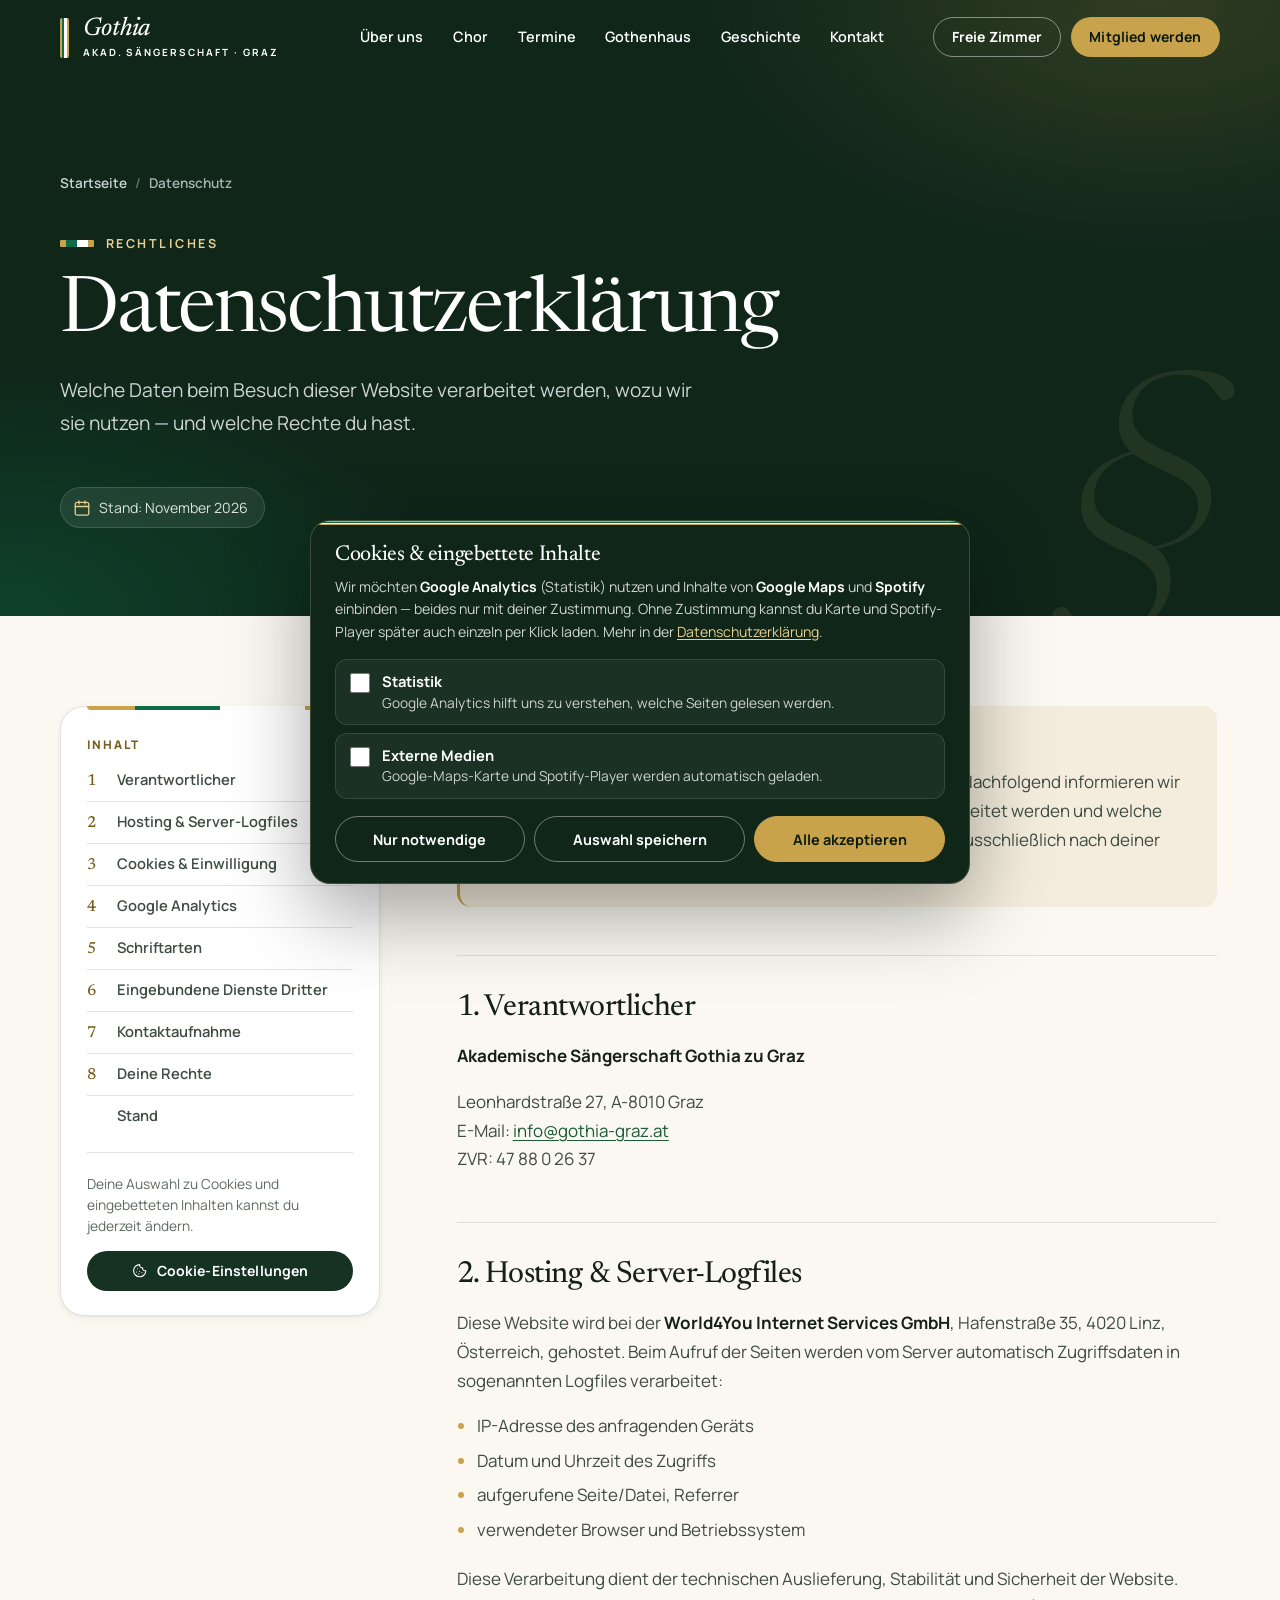
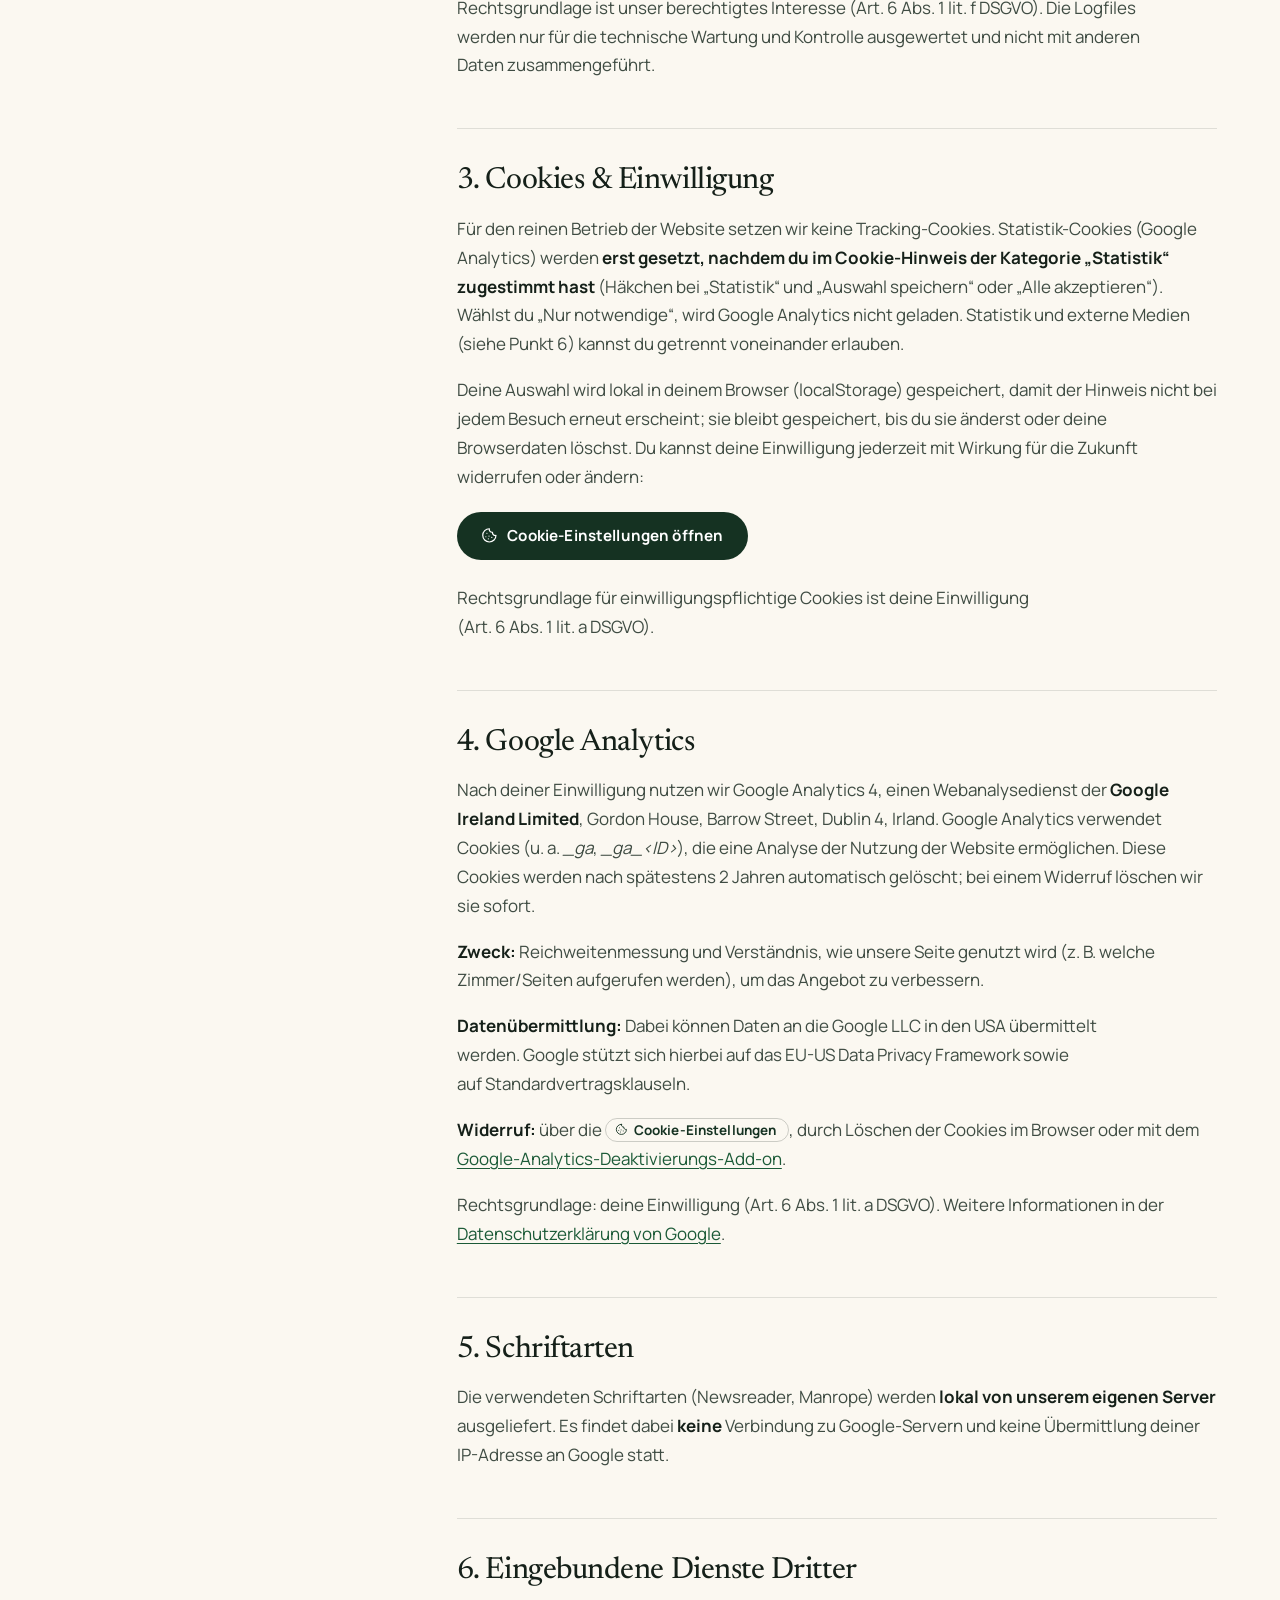
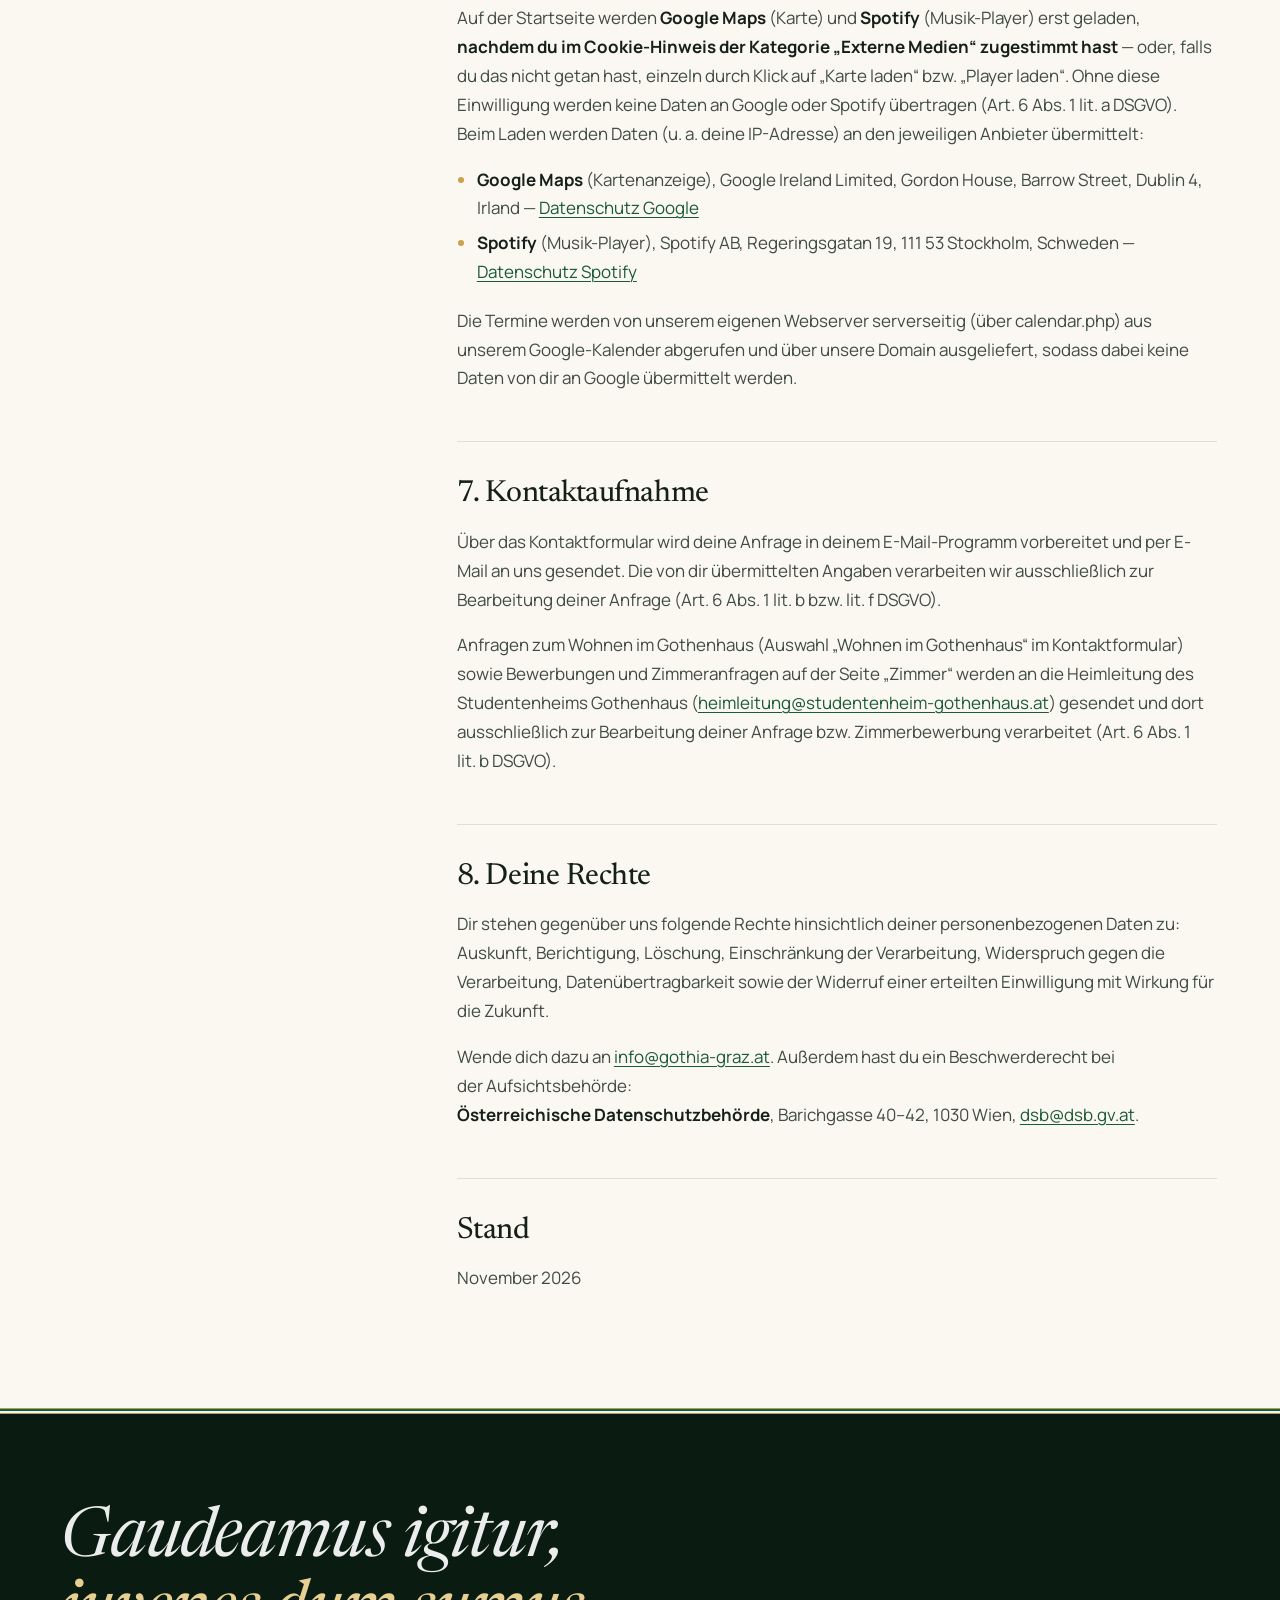
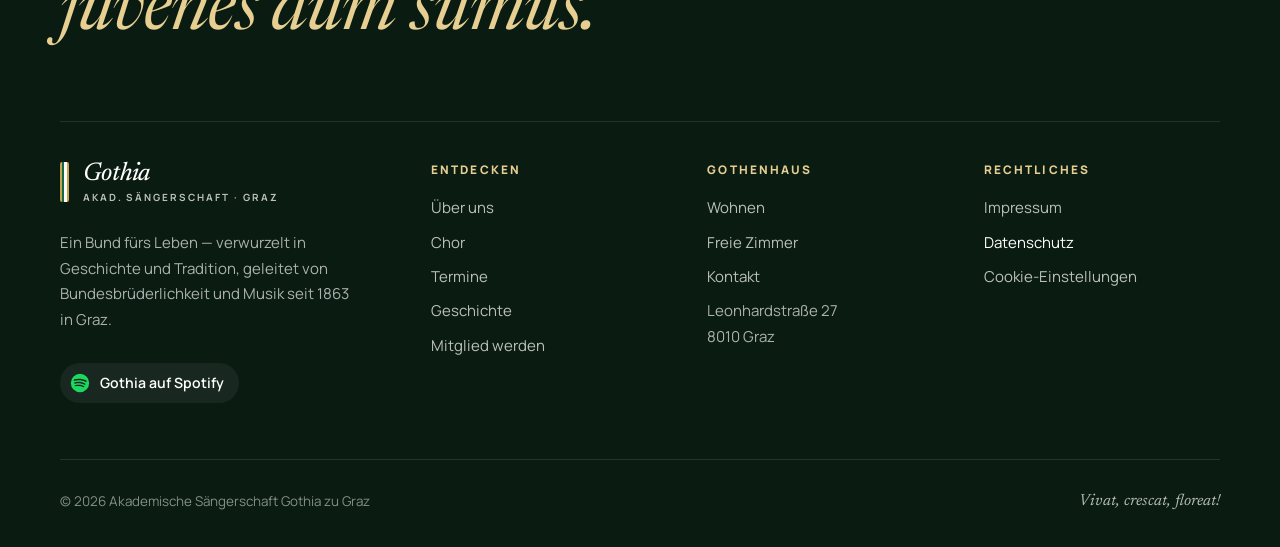
<file: datenschutz.html>
<!DOCTYPE html>
<html lang="de">
<head>
    <meta charset="utf-8">
    <meta name="viewport" content="width=device-width, initial-scale=1">
    <title>Datenschutzerklärung — Akademische Sängerschaft Gothia zu Graz</title>
    <meta name="description" content="Datenschutzerklärung der Akademischen Sängerschaft Gothia zu Graz: Hosting, Cookies, Google Analytics, eingebundene Dienste und deine Rechte.">
    <meta name="theme-color" content="#0f2619">
    <link rel="canonical" href="https://www.gothia-graz.at/datenschutz.html">
    <link rel="icon" href="favicon.ico" sizes="48x48">
    <link rel="icon" href="favicon.png" type="image/png">
    <link rel="apple-touch-icon" href="apple-touch-icon.png">

    <meta property="og:type" content="website">
    <meta property="og:site_name" content="Akademische Sängerschaft Gothia zu Graz">
    <meta property="og:title" content="Datenschutzerklärung — Akademische Sängerschaft Gothia zu Graz">
    <meta property="og:description" content="Datenschutzerklärung der Akademischen Sängerschaft Gothia zu Graz.">
    <meta property="og:url" content="https://www.gothia-graz.at/datenschutz.html">
    <meta property="og:image" content="https://www.gothia-graz.at/assets/img/og-image.jpg">
    <meta property="og:image:width" content="1200">
    <meta property="og:image:height" content="630">
    <meta property="og:locale" content="de_AT">
    <meta name="twitter:card" content="summary_large_image">

    <script>document.documentElement.classList.add('js');</script>
    <link rel="preload" href="assets/fonts/newsreader-latin.woff2" as="font" type="font/woff2" crossorigin>
    <link rel="preload" href="assets/fonts/manrope-latin.woff2" as="font" type="font/woff2" crossorigin>
    <link rel="stylesheet" href="assets/css/site.css?v=20261102">
    <script src="consent.js?v=20261102" defer></script>
    <style>
        /* Rechtstexte — seitenspezifische Ergänzungen (Impressum & Datenschutz) */
        .page-hero .legal-mark { position: absolute; z-index: -1; right: max(var(--gutter), calc((100% - var(--container)) / 2 + var(--gutter))); bottom: -.22em; font-family: var(--serif); font-style: italic; font-weight: 300; font-size: clamp(15rem, 25vw, 23rem); line-height: 1; color: var(--gold-light); opacity: .085; pointer-events: none; user-select: none; }
        .legal { padding-block: clamp(3.5rem, 7vw, 6rem) clamp(4.5rem, 9vw, 7.5rem); }
        .legal-layout { display: grid; grid-template-columns: 320px minmax(0, 1fr); gap: clamp(2.5rem, 6vw, 5.5rem); align-items: start; }
        .legal-layout .prose { margin-inline: 0; }
        .legal-aside { position: sticky; top: calc(var(--header-h) + 2rem); }
        @media (max-height: 720px) { .legal-aside { position: static; } }
        .legal-card { position: relative; padding: 1.75rem 1.6rem 1.5rem; border-radius: var(--radius-lg); background: var(--white); border: 1px solid var(--line); box-shadow: var(--shadow-sm); }
        .legal-card::before { content: ""; position: absolute; left: 1.6rem; right: 1.6rem; top: -1px; height: 4px; border-radius: 0 0 4px 4px; background: var(--band-h); }
        .legal-card-label { font-family: var(--sans); font-size: .74rem; font-weight: 800; letter-spacing: .16em; text-transform: uppercase; color: var(--gold-ink); margin-bottom: .75rem; }
        .toc { list-style: none; counter-reset: toc; }
        .toc a { display: flex; gap: .8rem; align-items: baseline; padding: .55rem 0; border-top: 1px solid var(--line); font-size: .92rem; font-weight: 600; line-height: 1.4; color: var(--ink-soft); text-decoration: none; transition: color .2s; }
        .toc li:first-child a { border-top: 0; padding-top: .1rem; }
        .toc a:hover { color: var(--green-ink); }
        .toc .n { flex: none; min-width: 1.1rem; font-family: var(--serif); font-size: 1rem; font-weight: 500; color: var(--gold-ink); font-variant-numeric: lining-nums; }
        .legal-card-foot { margin-top: 1.1rem; padding-top: 1.25rem; border-top: 1px solid var(--line); }
        .legal-card-foot p { font-size: .86rem; line-height: 1.55; color: var(--ink-mute); margin-bottom: .9rem; }
        .legal-card-foot .btn { width: 100%; }
        .prose .callout h2 { font-size: clamp(1.35rem, 2vw, 1.6rem); margin-bottom: .6rem; }
        .prose .callout p { margin: 0; }
        .prose .legal-actions { margin: 1.25rem 0 1.5rem; }
        .btn--inline { min-height: 0; padding: .14rem .75rem .18rem .6rem; gap: .35rem; font-size: .84rem; vertical-align: baseline; white-space: nowrap; }
        .btn--inline .icon { width: .95em; height: .95em; }
        .btn--inline:hover { transform: none; box-shadow: none; }
        @media (max-width: 720px) {
            .page-hero .legal-mark { font-size: 12rem; right: -.5rem; opacity: .07; }
        }
        @media (max-width: 960px) {
            .legal-layout { grid-template-columns: 1fr; }
            .legal-aside { position: static; max-width: 760px; }
            .toc { columns: 2; column-gap: 2rem; }
            .toc li { break-inside: avoid; }
            .toc li:first-child a { border-top: 1px solid var(--line); padding-top: .55rem; }
            .legal-card-foot { display: none; }
        }
        @media (max-width: 560px) {
            .legal-card { padding: 1.4rem 1.25rem 1.1rem; }
            .legal-card::before { left: 1.25rem; right: 1.25rem; }
            .toc { columns: 1; }
            .toc li:first-child a { border-top: 0; padding-top: .1rem; }
            .toc a { padding: .45rem 0; }
            .prose .callout { padding: 1.25rem 1.2rem 1.3rem; }
        }
    </style>
</head>
<body data-header="overlay">

<!-- Icon-Sprite -->
<svg xmlns="http://www.w3.org/2000/svg" style="display:none" aria-hidden="true">
    <symbol id="i-arrow-right" viewBox="0 0 24 24"><path d="M5 12h14"/><path d="m13 5 7 7-7 7"/></symbol>
    <symbol id="i-arrow-left" viewBox="0 0 24 24"><path d="M19 12H5"/><path d="m11 19-7-7 7-7"/></symbol>
    <symbol id="i-arrow-up" viewBox="0 0 24 24"><path d="M12 19V5"/><path d="m5 12 7-7 7 7"/></symbol>
    <symbol id="i-arrow-up-right" viewBox="0 0 24 24"><path d="M7 17 17 7"/><path d="M8 7h9v9"/></symbol>
    <symbol id="i-calendar" viewBox="0 0 24 24"><rect x="3" y="4.5" width="18" height="17" rx="2.5"/><path d="M16 2.5v4M8 2.5v4M3 10h18"/></symbol>
    <symbol id="i-calendar-plus" viewBox="0 0 24 24"><rect x="3" y="4.5" width="18" height="17" rx="2.5"/><path d="M16 2.5v4M8 2.5v4M3 10h18M12 13.5v5M9.5 16h5"/></symbol>
    <symbol id="i-clock" viewBox="0 0 24 24"><circle cx="12" cy="12" r="9.5"/><path d="M12 7v5l3.2 2"/></symbol>
    <symbol id="i-pin" viewBox="0 0 24 24"><path d="M19.5 10c0 5.2-7.5 12-7.5 12S4.5 15.2 4.5 10a7.5 7.5 0 0 1 15 0Z"/><circle cx="12" cy="10" r="2.6"/></symbol>
    <symbol id="i-music" viewBox="0 0 24 24"><path d="M9 18V5.5l11-2v12.5"/><circle cx="6" cy="18" r="3"/><circle cx="17" cy="16" r="3"/></symbol>
    <symbol id="i-mail" viewBox="0 0 24 24"><rect x="2.5" y="4.5" width="19" height="15" rx="2.5"/><path d="m3 7 9 6 9-6"/></symbol>
    <symbol id="i-send" viewBox="0 0 24 24"><path d="M21.5 2.5 10.5 13.5"/><path d="m21.5 2.5-7 19-4-8-8-4 19-7Z"/></symbol>
    <symbol id="i-cap" viewBox="0 0 24 24"><path d="M22 9.5 12 4.5 2 9.5l10 5 10-5Z"/><path d="M6 11.5v5c3.5 3 8.5 3 12 0v-5"/><path d="M22 9.5v5"/></symbol>
    <symbol id="i-palette" viewBox="0 0 24 24"><path d="M12 2.5a9.5 9.5 0 0 0 0 19c1 0 1.7-.8 1.7-1.7 0-.5-.2-.9-.5-1.2a1.7 1.7 0 0 1 1.2-2.9h2.1a5 5 0 0 0 5-5c0-4.5-4.3-8.2-9.5-8.2Z"/><circle cx="7.5" cy="11" r="1.1"/><circle cx="10" cy="7" r="1.1"/><circle cx="15" cy="7" r="1.1"/><circle cx="17.5" cy="11" r="1.1"/></symbol>
    <symbol id="i-tram" viewBox="0 0 24 24"><rect x="5" y="6" width="14" height="13" rx="3"/><path d="M5 13h14M9 2.5h6M12 2.5V6M8.5 22l1.5-3M15.5 22 14 19"/><path d="M9 16h.01M15 16h.01"/></symbol>
    <symbol id="i-bike" viewBox="0 0 24 24"><circle cx="5.5" cy="17" r="3.5"/><circle cx="18.5" cy="17" r="3.5"/><path d="M5.5 17 9 9.5h6.5L18.5 17M9 9.5 12 17h-6.5M14 6h2.5l-1 3.5"/></symbol>
    <symbol id="i-train" viewBox="0 0 24 24"><rect x="4.5" y="3" width="15" height="15" rx="3.5"/><path d="M4.5 11h15M12 3v8M8 22l2-4M16 22l-2-4"/><path d="M8.5 14.5h.01M15.5 14.5h.01"/></symbol>
    <symbol id="i-users" viewBox="0 0 24 24"><path d="M16 21v-2a4 4 0 0 0-4-4H6a4 4 0 0 0-4 4v2"/><circle cx="9" cy="7" r="4"/><path d="M22 21v-2a4 4 0 0 0-3-3.9M16 3.1a4 4 0 0 1 0 7.8"/></symbol>
    <symbol id="i-home" viewBox="0 0 24 24"><path d="m3 10 9-7 9 7v10a2 2 0 0 1-2 2H5a2 2 0 0 1-2-2Z"/><path d="M9.5 22v-7h5v7"/></symbol>
    <symbol id="i-close" viewBox="0 0 24 24"><path d="M18 6 6 18M6 6l12 12"/></symbol>
    <symbol id="i-chevron-left" viewBox="0 0 24 24"><path d="m15 18-6-6 6-6"/></symbol>
    <symbol id="i-chevron-right" viewBox="0 0 24 24"><path d="m9 18 6-6-6-6"/></symbol>
    <symbol id="i-chevron-down" viewBox="0 0 24 24"><path d="m6 9 6 6 6-6"/></symbol>
    <symbol id="i-check" viewBox="0 0 24 24"><path d="M20 6 9 17l-5-5"/></symbol>
    <symbol id="i-map" viewBox="0 0 24 24"><path d="m9 4-6 2.5v14L9 18l6 2.5 6-2.5V4l-6 2.5L9 4Z"/><path d="M9 4v14M15 6.5v14"/></symbol>
    <symbol id="i-external" viewBox="0 0 24 24"><path d="M14 3h7v7M10 14 21 3M19 14v5a2 2 0 0 1-2 2H5a2 2 0 0 1-2-2V7a2 2 0 0 1 2-2h5"/></symbol>
    <symbol id="i-cookie" viewBox="0 0 24 24"><path d="M12 2.5a9.5 9.5 0 1 0 9.5 9.5 4 4 0 0 1-5-4.5 4 4 0 0 1-4.5-5Z"/><path d="M8.5 9h.01M15.5 15h.01M11.5 13h.01M10.5 17h.01M7 14h.01"/></symbol>
    <symbol id="i-play" viewBox="0 0 24 24"><path d="M7 4.5v15l12.5-7.5L7 4.5Z" fill="currentColor"/></symbol>
    <symbol id="i-sparkle" viewBox="0 0 24 24"><path d="M12 2 13.8 10.2 22 12l-8.2 1.8L12 22l-1.8-8.2L2 12l8.2-1.8L12 2Z" fill="currentColor" stroke="none"/></symbol>
    <symbol id="i-spotify" viewBox="0 0 24 24"><path fill="currentColor" stroke="none" d="M12 2a10 10 0 1 0 0 20 10 10 0 0 0 0-20Zm4.6 14.4a.62.62 0 0 1-.86.2c-2.35-1.43-5.3-1.76-8.79-.96a.62.62 0 1 1-.28-1.21c3.81-.87 7.08-.5 9.72 1.11.3.18.39.56.21.86Zm1.22-2.73a.78.78 0 0 1-1.07.26c-2.69-1.65-6.79-2.13-9.97-1.17a.78.78 0 1 1-.45-1.49c3.63-1.1 8.15-.57 11.24 1.33.37.22.48.7.25 1.07Zm.1-2.84C14.7 8.91 9.37 8.73 6.3 9.66a.94.94 0 1 1-.54-1.8c3.53-1.07 9.4-.86 13.1 1.34a.94.94 0 0 1-.96 1.62Z"/></symbol>
</svg>

<a class="skip-link" href="#inhalt">Zum Inhalt springen</a>

<!-- ═════════ Kopfzeile ═════════ -->
<header class="site-header is-over-hero" id="siteHeader">
    <div class="container header-inner">
        <a href="index.html" class="brand">
            <span class="brand-band" aria-hidden="true"></span>
            <span class="brand-text">
                <span class="brand-name">Gothia</span>
                <span class="brand-sub">Akad. Sängerschaft · Graz</span>
            </span>
        <span class="sr-only"> – zur Startseite</span></a>
        <nav class="nav" aria-label="Hauptnavigation">
            <ul class="nav-links">
                <li><a href="index.html#ueber-uns">Über uns</a></li>
                <li><a href="index.html#chor">Chor</a></li>
                <li><a href="index.html#termine">Termine</a></li>
                <li><a href="index.html#gothenhaus">Gothenhaus</a></li>
                <li><a href="index.html#geschichte">Geschichte</a></li>
                <li><a href="index.html#kontakt">Kontakt</a></li>
            </ul>
            <div class="nav-actions">
                <a href="zimmer.html" class="btn btn--ghost btn--sm">Freie Zimmer</a>
                <a href="index.html#mitmachen" class="btn btn--gold btn--sm">Mitglied werden</a>
                <button class="menu-toggle" id="menuToggle" type="button" aria-label="Menü öffnen" aria-expanded="false" aria-controls="mobileNav">
                    <span></span><span></span><span></span>
                </button>
            </div>
        </nav>
    </div>
</header>

<nav class="mobile-nav" id="mobileNav" aria-label="Menü">
    <ul>
        <li><a href="index.html#ueber-uns"><small aria-hidden="true">01</small>Über uns</a></li>
        <li><a href="index.html#chor"><small aria-hidden="true">02</small>Chor</a></li>
        <li><a href="index.html#termine"><small aria-hidden="true">03</small>Termine</a></li>
        <li><a href="index.html#gothenhaus"><small aria-hidden="true">04</small>Gothenhaus</a></li>
        <li><a href="index.html#geschichte"><small aria-hidden="true">05</small>Geschichte</a></li>
        <li><a href="index.html#kontakt"><small aria-hidden="true">06</small>Kontakt</a></li>
    </ul>
    <div class="btn-row">
        <a href="index.html#mitmachen" class="btn btn--gold">Mitglied werden</a>
        <a href="zimmer.html" class="btn btn--ghost-light">Freie Zimmer</a>
    </div>
    <div class="mobile-nav-foot">Leonhardstraße 27, 8010 Graz · <a href="mailto:info@gothia-graz.at">info@gothia-graz.at</a></div>
</nav>

<main id="inhalt">

<!-- ═════════ Seitenkopf ═════════ -->
<section class="page-hero" id="top" aria-labelledby="page-title">
    <span class="legal-mark" aria-hidden="true">§</span>
    <div class="container">
        <nav aria-label="Brotkrümelnavigation">
            <ol class="breadcrumb">
                <li><a href="index.html">Startseite</a></li>
                <li aria-current="page">Datenschutz</li>
            </ol>
        </nav>
        <p class="eyebrow">Rechtliches</p>
        <h1 id="page-title">Datenschutz&shy;erklärung</h1>
        <p class="lead">Welche Daten beim Besuch dieser Website verarbeitet werden, wozu wir sie nutzen&nbsp;— und welche Rechte du hast.</p>
        <p class="meta-pill"><svg class="icon" aria-hidden="true"><use href="#i-calendar"/></svg> Stand: November 2026</p>
    </div>
</section>

<!-- ═════════ Inhalt ═════════ -->
<div class="section section--paper legal">
    <div class="container legal-layout">
        <aside class="legal-aside">
            <div class="legal-card">
                <nav aria-labelledby="toc-title">
                    <p class="legal-card-label" id="toc-title">Inhalt</p>
                    <ol class="toc">
                        <li><a href="#verantwortlicher"><span class="n">1</span>Verantwortlicher</a></li>
                        <li><a href="#hosting"><span class="n">2</span>Hosting &amp; Server-Logfiles</a></li>
                        <li><a href="#cookies"><span class="n">3</span>Cookies &amp; Einwilligung</a></li>
                        <li><a href="#google-analytics"><span class="n">4</span>Google Analytics</a></li>
                        <li><a href="#schriftarten"><span class="n">5</span>Schriftarten</a></li>
                        <li><a href="#dienste-dritter"><span class="n">6</span>Eingebundene Dienste Dritter</a></li>
                        <li><a href="#kontaktaufnahme"><span class="n">7</span>Kontaktaufnahme</a></li>
                        <li><a href="#rechte"><span class="n">8</span>Deine Rechte</a></li>
                        <li><a href="#stand"><span class="n"></span>Stand</a></li>
                    </ol>
                </nav>
                <div class="legal-card-foot">
                    <p>Deine Auswahl zu Cookies und eingebetteten Inhalten kannst du jederzeit ändern.</p>
                    <button type="button" class="btn btn--forest btn--sm" data-cookie-settings><svg class="icon" aria-hidden="true"><use href="#i-cookie"/></svg> Cookie-Einstellungen</button>
                </div>
            </div>
        </aside>

        <article class="prose">
            <div class="callout">
                <h2 id="auf-einen-blick">Datenschutz auf einen Blick</h2>
                <p>Der Schutz deiner personenbezogenen Daten ist uns wichtig. Nachfolgend informieren wir dich darüber, welche Daten beim Besuch dieser Website verarbeitet werden und welche Rechte du hast. Statistik-Dienste (Google Analytics) werden ausschließlich nach deiner <strong>ausdrücklichen Einwilligung</strong> geladen.</p>
            </div>

            <h2 id="verantwortlicher">1. Verantwortlicher</h2>
            <p><strong>Akademische Sängerschaft Gothia zu Graz</strong></p>
            <p>Leonhardstraße 27, A-8010 Graz<br>
            E-Mail: <a href="mailto:info@gothia-graz.at">info@gothia-graz.at</a><br>
            ZVR: 47 88 0 26 37</p>

            <h2 id="hosting">2. Hosting &amp; Server-Logfiles</h2>
            <p>Diese Website wird bei der <strong>World4You Internet Services GmbH</strong>, Hafenstraße 35, 4020 Linz, Österreich, gehostet. Beim Aufruf der Seiten werden vom Server automatisch Zugriffsdaten in sogenannten Logfiles verarbeitet:</p>
            <ul>
                <li>IP-Adresse des anfragenden Geräts</li>
                <li>Datum und Uhrzeit des Zugriffs</li>
                <li>aufgerufene Seite/Datei, Referrer</li>
                <li>verwendeter Browser und Betriebssystem</li>
            </ul>
            <p>Diese Verarbeitung dient der technischen Auslieferung, Stabilität und Sicherheit der Website. Rechtsgrundlage ist unser berechtigtes Interesse (Art. 6 Abs. 1 lit. f DSGVO). Die Logfiles werden nur für die technische Wartung und Kontrolle ausgewertet und nicht mit anderen Daten zusammengeführt.</p>

            <h2 id="cookies">3. Cookies &amp; Einwilligung</h2>
            <p>Für den reinen Betrieb der Website setzen wir keine Tracking-Cookies. Statistik-Cookies (Google Analytics) werden <strong>erst gesetzt, nachdem du im Cookie-Hinweis der Kategorie „Statistik“ zugestimmt hast</strong> (Häkchen bei „Statistik“ und „Auswahl speichern“ oder „Alle akzeptieren“). Wählst du „Nur notwendige“, wird Google Analytics nicht geladen. Statistik und externe Medien (siehe Punkt&nbsp;6) kannst du getrennt voneinander erlauben.</p>
            <p>Deine Auswahl wird lokal in deinem Browser (localStorage) gespeichert, damit der Hinweis nicht bei jedem Besuch erneut erscheint; sie bleibt gespeichert, bis du sie änderst oder deine Browserdaten löschst. Du kannst deine Einwilligung jederzeit mit Wirkung für die Zukunft widerrufen oder ändern:</p>
            <p class="legal-actions"><button type="button" class="btn btn--forest" data-cookie-settings><svg class="icon" aria-hidden="true"><use href="#i-cookie"/></svg> Cookie-Einstellungen öffnen</button></p>
            <p>Rechtsgrundlage für einwilligungspflichtige Cookies ist deine Einwilligung (Art. 6 Abs. 1 lit. a DSGVO).</p>

            <h2 id="google-analytics">4. Google Analytics</h2>
            <p>Nach deiner Einwilligung nutzen wir Google Analytics 4, einen Webanalysedienst der <strong>Google Ireland Limited</strong>, Gordon House, Barrow Street, Dublin 4, Irland. Google Analytics verwendet Cookies (u. a. <em>_ga</em>, <em>_ga_&lt;ID&gt;</em>), die eine Analyse der Nutzung der Website ermöglichen. Diese Cookies werden nach spätestens 2&nbsp;Jahren automatisch gelöscht; bei einem Widerruf löschen wir sie sofort.</p>
            <p><strong>Zweck:</strong> Reichweitenmessung und Verständnis, wie unsere Seite genutzt wird (z. B. welche Zimmer/Seiten aufgerufen werden), um das Angebot zu verbessern.</p>
            <p><strong>Datenübermittlung:</strong> Dabei können Daten an die Google LLC in den USA übermittelt werden. Google stützt sich hierbei auf das EU-US Data Privacy Framework sowie auf Standardvertragsklauseln.</p>
            <p><strong>Widerruf:</strong> über die <button type="button" class="btn btn--ghost btn--inline" data-cookie-settings><svg class="icon" aria-hidden="true"><use href="#i-cookie"/></svg>Cookie-Einstellungen</button>, durch Löschen der Cookies im Browser oder mit dem <a href="https://tools.google.com/dlpage/gaoptout" target="_blank" rel="noopener">Google-Analytics-Deaktivierungs-Add-on</a>.</p>
            <p>Rechtsgrundlage: deine Einwilligung (Art. 6 Abs. 1 lit. a DSGVO). Weitere Informationen in der <a href="https://policies.google.com/privacy" target="_blank" rel="noopener">Datenschutzerklärung von Google</a>.</p>

            <h2 id="schriftarten">5. Schriftarten</h2>
            <p>Die verwendeten Schriftarten (Newsreader, Manrope) werden <strong>lokal von unserem eigenen Server</strong> ausgeliefert. Es findet dabei <strong>keine</strong> Verbindung zu Google-Servern und keine Übermittlung deiner IP-Adresse an Google statt.</p>

            <h2 id="dienste-dritter">6. Eingebundene Dienste Dritter</h2>
            <p>Auf der Startseite werden <strong>Google Maps</strong> (Karte) und <strong>Spotify</strong> (Musik-Player) erst geladen, <strong>nachdem du im Cookie-Hinweis der Kategorie „Externe Medien“ zugestimmt hast</strong>&nbsp;— oder, falls du das nicht getan hast, einzeln durch Klick auf „Karte laden“ bzw. „Player laden“. Ohne diese Einwilligung werden keine Daten an Google oder Spotify übertragen (Art. 6 Abs. 1 lit. a DSGVO). Beim Laden werden Daten (u. a. deine IP-Adresse) an den jeweiligen Anbieter übermittelt:</p>
            <ul>
                <li><strong>Google Maps</strong> (Kartenanzeige), Google Ireland Limited, Gordon House, Barrow Street, Dublin&nbsp;4, Irland&nbsp;— <a href="https://policies.google.com/privacy" target="_blank" rel="noopener">Datenschutz Google</a></li>
                <li><strong>Spotify</strong> (Musik-Player), Spotify AB, Regeringsgatan 19, 111&nbsp;53 Stockholm, Schweden&nbsp;— <a href="https://www.spotify.com/at/legal/privacy-policy/" target="_blank" rel="noopener">Datenschutz Spotify</a></li>
            </ul>
            <p>Die Termine werden von unserem eigenen Webserver serverseitig (über calendar.php) aus unserem Google-Kalender abgerufen und über unsere Domain ausgeliefert, sodass dabei keine Daten von dir an Google übermittelt werden.</p>

            <h2 id="kontaktaufnahme">7. Kontaktaufnahme</h2>
            <p>Über das Kontaktformular wird deine Anfrage in deinem E-Mail-Programm vorbereitet und per E-Mail an uns gesendet. Die von dir übermittelten Angaben verarbeiten wir ausschließlich zur Bearbeitung deiner Anfrage (Art.&nbsp;6 Abs.&nbsp;1 lit.&nbsp;b bzw. lit.&nbsp;f DSGVO).</p>
            <p>Anfragen zum Wohnen im Gothenhaus (Auswahl „Wohnen im Gothenhaus“ im Kontaktformular) sowie Bewerbungen und Zimmeranfragen auf der Seite „Zimmer“ werden an die Heimleitung des Studentenheims Gothenhaus (<a href="mailto:heimleitung@studentenheim-gothenhaus.at">heimleitung@studentenheim-gothenhaus.at</a>) gesendet und dort ausschließlich zur Bearbeitung deiner Anfrage bzw. Zimmerbewerbung verarbeitet (Art.&nbsp;6 Abs.&nbsp;1 lit.&nbsp;b DSGVO).</p>

            <h2 id="rechte">8. Deine Rechte</h2>
            <p>Dir stehen gegenüber uns folgende Rechte hinsichtlich deiner personenbezogenen Daten zu: Auskunft, Berichtigung, Löschung, Einschränkung der Verarbeitung, Widerspruch gegen die Verarbeitung, Datenübertragbarkeit sowie der Widerruf einer erteilten Einwilligung mit Wirkung für die Zukunft.</p>
            <p>Wende dich dazu an <a href="mailto:info@gothia-graz.at">info@gothia-graz.at</a>. Außerdem hast du ein Beschwerderecht bei der Aufsichtsbehörde:<br>
            <strong>Österreichische Datenschutzbehörde</strong>, Barichgasse 40–42, 1030 Wien, <a href="mailto:dsb@dsb.gv.at">dsb@dsb.gv.at</a>.</p>

            <h2 id="stand">Stand</h2>
            <p>November 2026</p>
        </article>
    </div>
</div>

</main>

<!-- ═════════ Fußzeile ═════════ -->
<footer class="site-footer">
    <div class="container">
        <p class="footer-motto" lang="la">Gaudeamus igitur, <span>juvenes dum sumus.</span></p>
        <div class="footer-grid">
            <div class="footer-brand">
                <a href="index.html" class="brand">
                    <span class="brand-band" aria-hidden="true"></span>
                    <span class="brand-text"><span class="brand-name">Gothia</span><span class="brand-sub">Akad. Sängerschaft · Graz</span></span>
                <span class="sr-only"> – zur Startseite</span></a>
                <p class="footer-about">Ein Bund fürs Leben&nbsp;— verwurzelt in Geschichte und Tradition, geleitet von Bundesbrüderlichkeit und Musik seit 1863 in Graz.</p>
                <a class="footer-social" href="https://open.spotify.com/intl-de/artist/5IpsNPWRsuf9EUHvxX5TIH" target="_blank" rel="noopener"><svg class="icon" aria-hidden="true" focusable="false"><use href="#i-spotify"/></svg> Gothia auf Spotify</a>
            </div>
            <div class="footer-col">
                <h2 class="footer-col-title">Entdecken</h2>
                <ul>
                    <li><a href="index.html#ueber-uns">Über uns</a></li>
                    <li><a href="index.html#chor">Chor</a></li>
                    <li><a href="index.html#termine">Termine</a></li>
                    <li><a href="index.html#geschichte">Geschichte</a></li>
                    <li><a href="index.html#mitmachen">Mitglied werden</a></li>
                </ul>
            </div>
            <div class="footer-col">
                <h2 class="footer-col-title">Gothenhaus</h2>
                <ul>
                    <li><a href="index.html#gothenhaus">Wohnen</a></li>
                    <li><a href="zimmer.html">Freie Zimmer</a></li>
                    <li><a href="index.html#kontakt">Kontakt</a></li>
                    <li><address>Leonhardstraße 27<br>8010 Graz</address></li>
                </ul>
            </div>
            <div class="footer-col">
                <h2 class="footer-col-title">Rechtliches</h2>
                <ul>
                    <li><a href="impressum.html">Impressum</a></li>
                    <li><a href="datenschutz.html" aria-current="page">Datenschutz</a></li>
                    <li><button type="button" data-cookie-settings>Cookie-Einstellungen</button></li>
                </ul>
            </div>
        </div>
        <div class="footer-bottom">
            <p>© <span data-year>2026</span> Akademische Sängerschaft Gothia zu Graz</p>
            <p><em lang="la">Vivat, crescat, floreat!</em></p>
        </div>
    </div>
</footer>

<button class="to-top" id="toTop" type="button" aria-label="Nach oben"><svg class="icon" aria-hidden="true" focusable="false"><use href="#i-arrow-up"/></svg></button>

<script src="assets/js/site.js?v=20261102" defer></script>
</body>
</html>
</file>
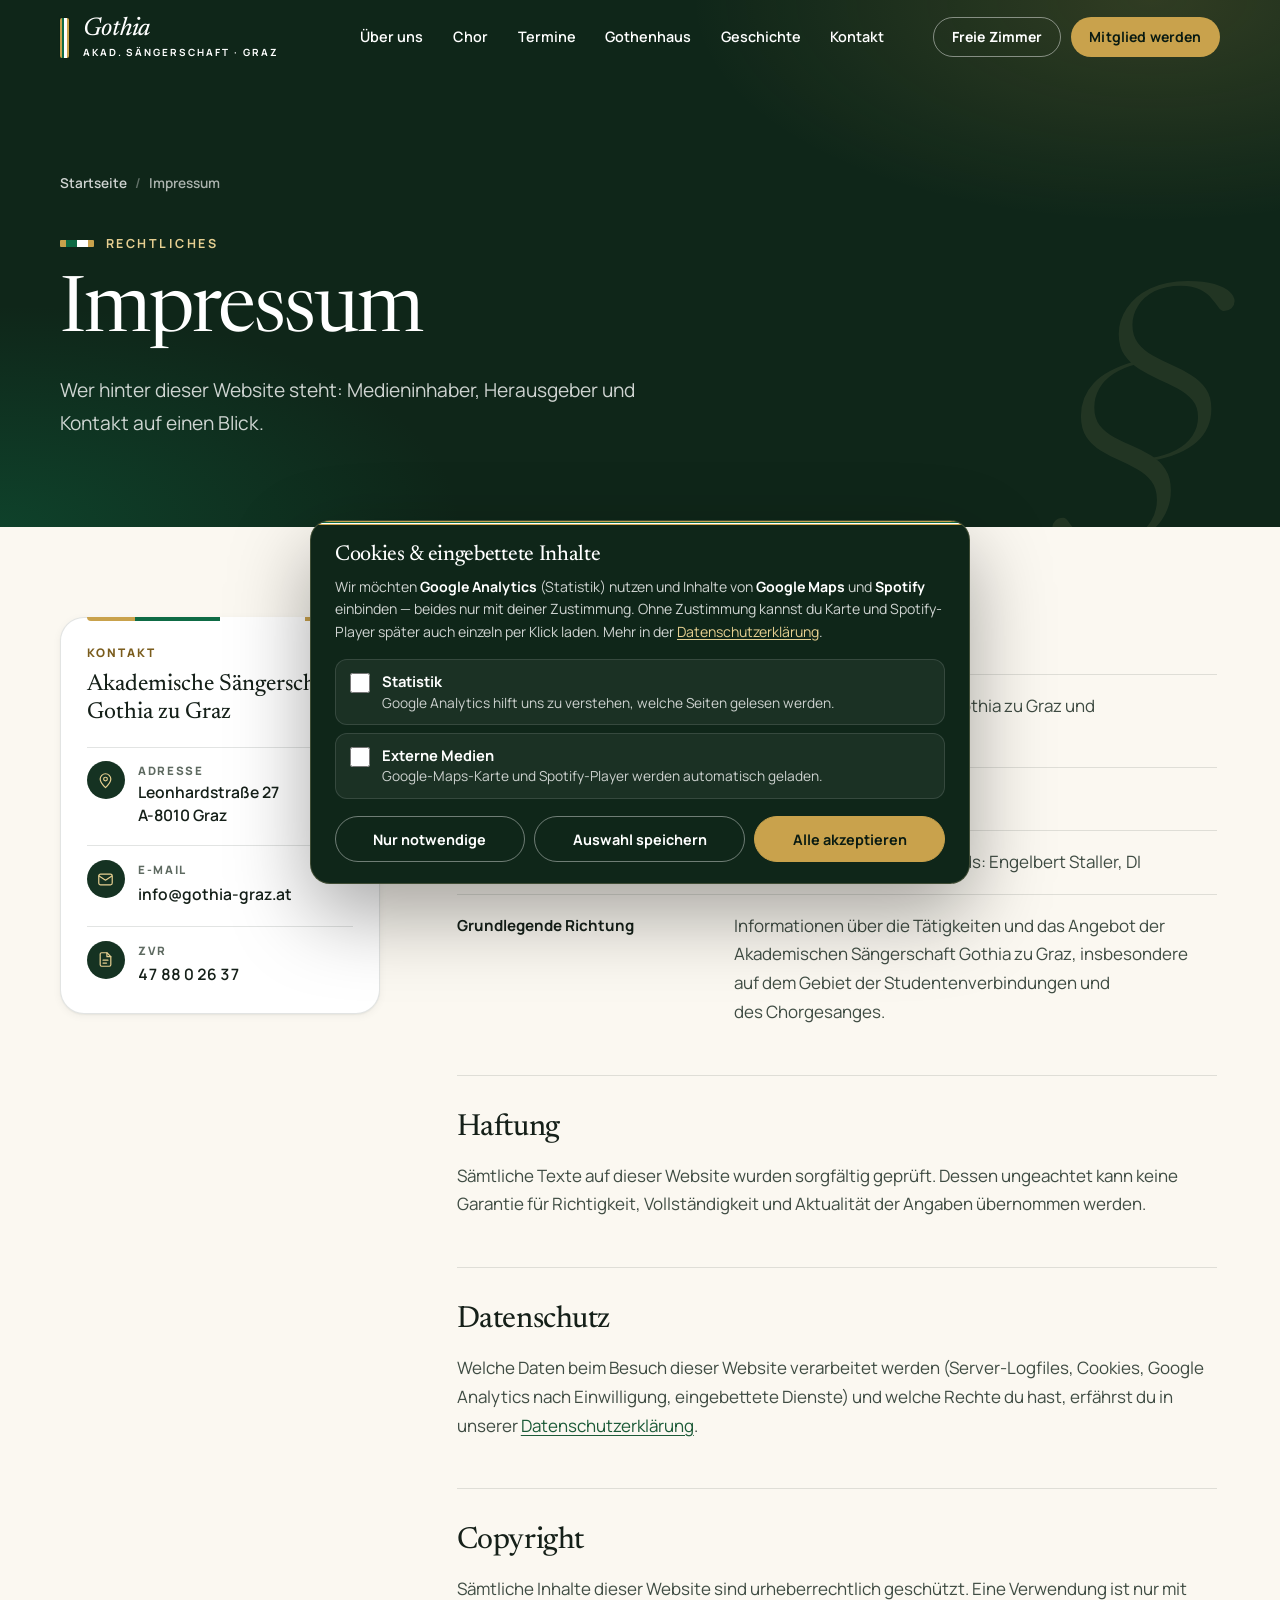
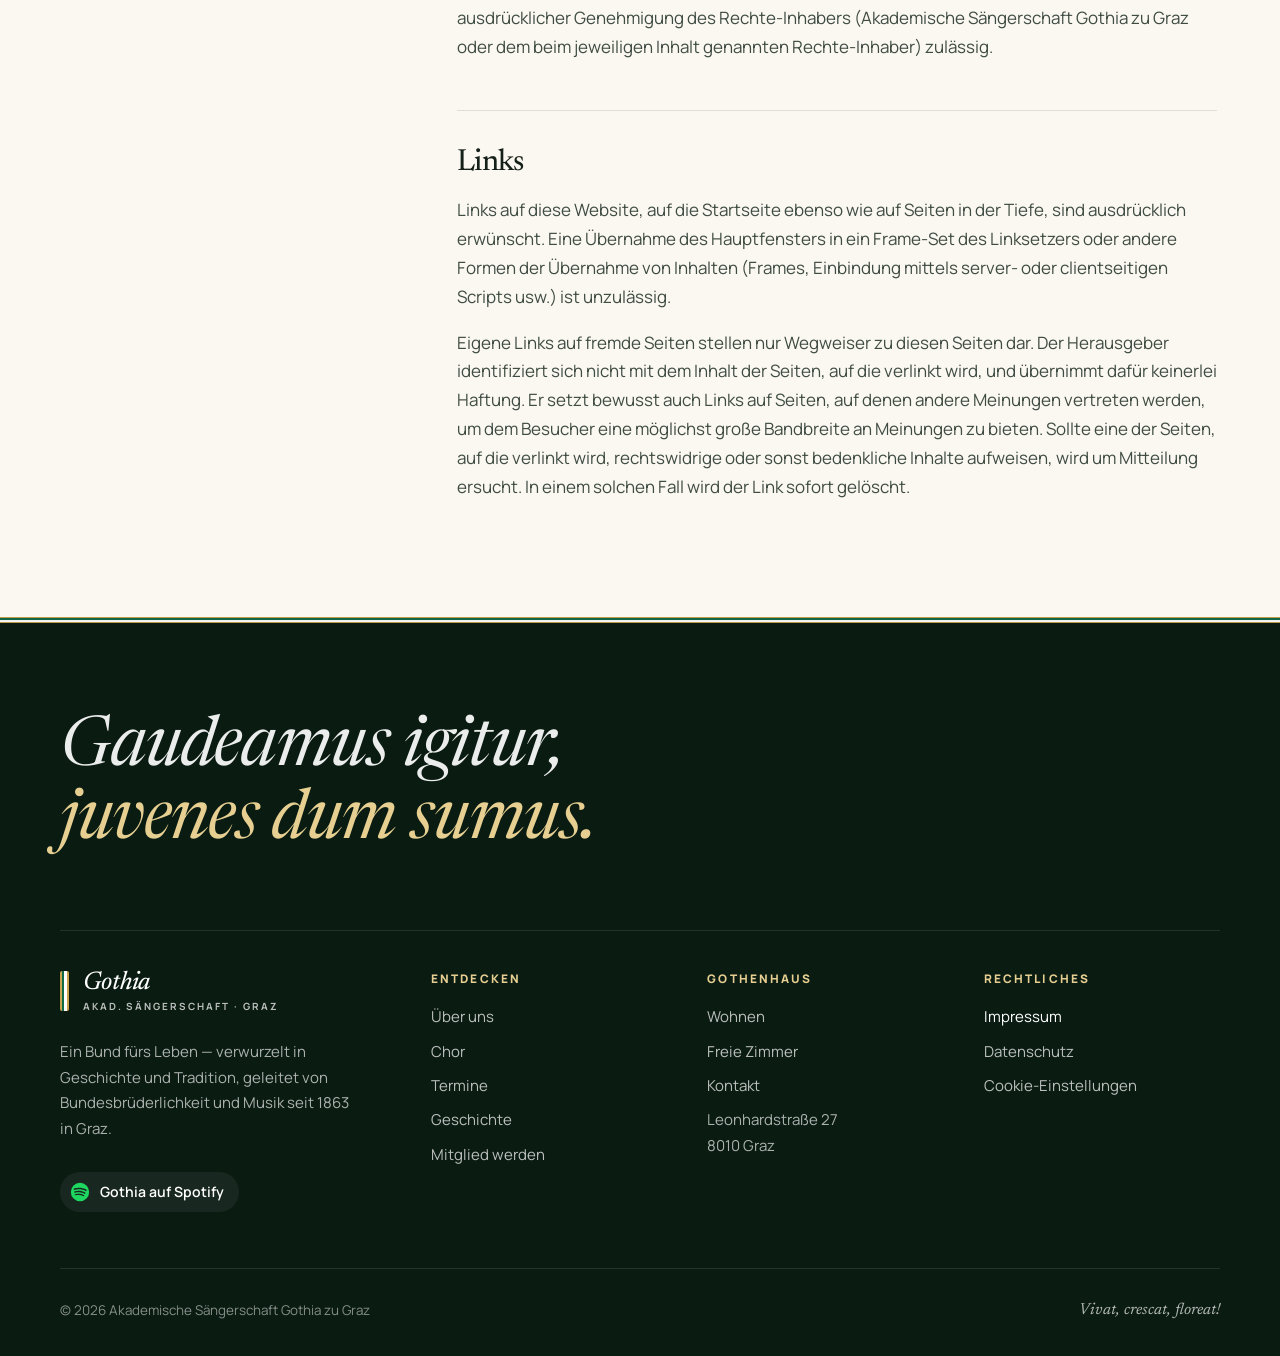
<file: impressum.html>
<!DOCTYPE html>
<html lang="de">
<head>
    <meta charset="utf-8">
    <meta name="viewport" content="width=device-width, initial-scale=1">
    <title>Impressum — Akademische Sängerschaft Gothia zu Graz</title>
    <meta name="description" content="Impressum der Akademischen Sängerschaft Gothia zu Graz, Leonhardstraße 27, 8010 Graz.">
    <meta name="theme-color" content="#0f2619">
    <link rel="canonical" href="https://www.gothia-graz.at/impressum.html">
    <link rel="icon" href="favicon.ico" sizes="48x48">
    <link rel="icon" href="favicon.png" type="image/png">
    <link rel="apple-touch-icon" href="apple-touch-icon.png">

    <meta property="og:type" content="website">
    <meta property="og:site_name" content="Akademische Sängerschaft Gothia zu Graz">
    <meta property="og:title" content="Impressum — Akademische Sängerschaft Gothia zu Graz">
    <meta property="og:description" content="Impressum der Akademischen Sängerschaft Gothia zu Graz, Leonhardstraße 27, 8010 Graz.">
    <meta property="og:url" content="https://www.gothia-graz.at/impressum.html">
    <meta property="og:image" content="https://www.gothia-graz.at/assets/img/og-image.jpg">
    <meta property="og:image:width" content="1200">
    <meta property="og:image:height" content="630">
    <meta property="og:locale" content="de_AT">
    <meta name="twitter:card" content="summary_large_image">

    <script>document.documentElement.classList.add('js');</script>
    <link rel="preload" href="assets/fonts/newsreader-latin.woff2" as="font" type="font/woff2" crossorigin>
    <link rel="preload" href="assets/fonts/manrope-latin.woff2" as="font" type="font/woff2" crossorigin>
    <link rel="stylesheet" href="assets/css/site.css?v=20261102">
    <script src="consent.js?v=20261102" defer></script>
    <style>
        /* Rechtstexte — seitenspezifische Ergänzungen (Impressum & Datenschutz) */
        .page-hero .legal-mark { position: absolute; z-index: -1; right: max(var(--gutter), calc((100% - var(--container)) / 2 + var(--gutter))); bottom: -.22em; font-family: var(--serif); font-style: italic; font-weight: 300; font-size: clamp(15rem, 25vw, 23rem); line-height: 1; color: var(--gold-light); opacity: .085; pointer-events: none; user-select: none; }
        .legal { padding-block: clamp(3.5rem, 7vw, 6rem) clamp(4.5rem, 9vw, 7.5rem); }
        .legal-layout { display: grid; grid-template-columns: 320px minmax(0, 1fr); gap: clamp(2.5rem, 6vw, 5.5rem); align-items: start; }
        .legal-layout .prose { margin-inline: 0; }
        .legal-aside { position: sticky; top: calc(var(--header-h) + 2rem); }
        .legal-card { position: relative; padding: 1.75rem 1.6rem 1.5rem; border-radius: var(--radius-lg); background: var(--white); border: 1px solid var(--line); box-shadow: var(--shadow-sm); }
        .legal-card::before { content: ""; position: absolute; left: 1.6rem; right: 1.6rem; top: -1px; height: 4px; border-radius: 0 0 4px 4px; background: var(--band-h); }
        .legal-card-label { font-family: var(--sans); font-size: .74rem; font-weight: 800; letter-spacing: .16em; text-transform: uppercase; color: var(--gold-ink); margin-bottom: .75rem; }
        .legal-card-name { font-family: var(--serif); font-size: 1.45rem; line-height: 1.2; font-weight: 450; color: var(--ink); margin: 0; text-wrap: balance; }
        .legal-card .contact-list { margin: 1.25rem 0 0; }
        .legal-card .contact-list li { gap: .85rem; padding: .85rem 0; }
        .legal-card .contact-list li:last-child { border-bottom: 0; padding-bottom: 0; }
        .legal-card .contact-list .ic { width: 38px; height: 38px; }
        .legal-card .contact-list .ic svg { width: 17px; height: 17px; }
        .legal-card .contact-list a, .legal-card .contact-list address, .legal-card .contact-list .val { font-size: .98rem; line-height: 1.5; }
        .legal-card .contact-list .val { font-weight: 600; color: var(--ink); font-variant-numeric: tabular-nums; }
        .prose .dl-grid { grid-template-columns: minmax(11rem, max-content) minmax(0, 1fr); gap: 0; margin: 1.5rem 0 0; border-top: 1px solid var(--line); }
        .prose .dl-grid dt, .prose .dl-grid dd { padding: 1.05rem 0; border-bottom: 1px solid var(--line); }
        .prose .dl-grid dt { padding-right: 2.25rem; font-size: .95rem; line-height: 1.9; }
        .prose .dl-grid dt:nth-last-of-type(1), .prose .dl-grid dd:last-child { border-bottom: 0; padding-bottom: 0; }
        @media (max-width: 720px) {
            .page-hero .legal-mark { font-size: 12rem; right: -.5rem; opacity: .07; }
        }
        @media (max-width: 960px) {
            .legal-layout { grid-template-columns: 1fr; }
            .legal-aside { position: static; max-width: 760px; }
        }
        @media (max-width: 560px) {
            .prose .dl-grid { grid-template-columns: 1fr; gap: 0; }
            .prose .dl-grid dt { padding: 1rem 0 .15rem; border-bottom: 0; line-height: 1.5; }
            .prose .dl-grid dd { padding: 0 0 1rem; margin: 0; }
            .prose .dl-grid dd:last-child { padding-bottom: 0; }
        }
    </style>
</head>
<body data-header="overlay">

<!-- Icon-Sprite -->
<svg xmlns="http://www.w3.org/2000/svg" style="display:none" aria-hidden="true">
    <symbol id="i-arrow-right" viewBox="0 0 24 24"><path d="M5 12h14"/><path d="m13 5 7 7-7 7"/></symbol>
    <symbol id="i-arrow-left" viewBox="0 0 24 24"><path d="M19 12H5"/><path d="m11 19-7-7 7-7"/></symbol>
    <symbol id="i-arrow-up" viewBox="0 0 24 24"><path d="M12 19V5"/><path d="m5 12 7-7 7 7"/></symbol>
    <symbol id="i-arrow-up-right" viewBox="0 0 24 24"><path d="M7 17 17 7"/><path d="M8 7h9v9"/></symbol>
    <symbol id="i-calendar" viewBox="0 0 24 24"><rect x="3" y="4.5" width="18" height="17" rx="2.5"/><path d="M16 2.5v4M8 2.5v4M3 10h18"/></symbol>
    <symbol id="i-calendar-plus" viewBox="0 0 24 24"><rect x="3" y="4.5" width="18" height="17" rx="2.5"/><path d="M16 2.5v4M8 2.5v4M3 10h18M12 13.5v5M9.5 16h5"/></symbol>
    <symbol id="i-clock" viewBox="0 0 24 24"><circle cx="12" cy="12" r="9.5"/><path d="M12 7v5l3.2 2"/></symbol>
    <symbol id="i-pin" viewBox="0 0 24 24"><path d="M19.5 10c0 5.2-7.5 12-7.5 12S4.5 15.2 4.5 10a7.5 7.5 0 0 1 15 0Z"/><circle cx="12" cy="10" r="2.6"/></symbol>
    <symbol id="i-music" viewBox="0 0 24 24"><path d="M9 18V5.5l11-2v12.5"/><circle cx="6" cy="18" r="3"/><circle cx="17" cy="16" r="3"/></symbol>
    <symbol id="i-mail" viewBox="0 0 24 24"><rect x="2.5" y="4.5" width="19" height="15" rx="2.5"/><path d="m3 7 9 6 9-6"/></symbol>
    <symbol id="i-send" viewBox="0 0 24 24"><path d="M21.5 2.5 10.5 13.5"/><path d="m21.5 2.5-7 19-4-8-8-4 19-7Z"/></symbol>
    <symbol id="i-cap" viewBox="0 0 24 24"><path d="M22 9.5 12 4.5 2 9.5l10 5 10-5Z"/><path d="M6 11.5v5c3.5 3 8.5 3 12 0v-5"/><path d="M22 9.5v5"/></symbol>
    <symbol id="i-palette" viewBox="0 0 24 24"><path d="M12 2.5a9.5 9.5 0 0 0 0 19c1 0 1.7-.8 1.7-1.7 0-.5-.2-.9-.5-1.2a1.7 1.7 0 0 1 1.2-2.9h2.1a5 5 0 0 0 5-5c0-4.5-4.3-8.2-9.5-8.2Z"/><circle cx="7.5" cy="11" r="1.1"/><circle cx="10" cy="7" r="1.1"/><circle cx="15" cy="7" r="1.1"/><circle cx="17.5" cy="11" r="1.1"/></symbol>
    <symbol id="i-tram" viewBox="0 0 24 24"><rect x="5" y="6" width="14" height="13" rx="3"/><path d="M5 13h14M9 2.5h6M12 2.5V6M8.5 22l1.5-3M15.5 22 14 19"/><path d="M9 16h.01M15 16h.01"/></symbol>
    <symbol id="i-bike" viewBox="0 0 24 24"><circle cx="5.5" cy="17" r="3.5"/><circle cx="18.5" cy="17" r="3.5"/><path d="M5.5 17 9 9.5h6.5L18.5 17M9 9.5 12 17h-6.5M14 6h2.5l-1 3.5"/></symbol>
    <symbol id="i-train" viewBox="0 0 24 24"><rect x="4.5" y="3" width="15" height="15" rx="3.5"/><path d="M4.5 11h15M12 3v8M8 22l2-4M16 22l-2-4"/><path d="M8.5 14.5h.01M15.5 14.5h.01"/></symbol>
    <symbol id="i-users" viewBox="0 0 24 24"><path d="M16 21v-2a4 4 0 0 0-4-4H6a4 4 0 0 0-4 4v2"/><circle cx="9" cy="7" r="4"/><path d="M22 21v-2a4 4 0 0 0-3-3.9M16 3.1a4 4 0 0 1 0 7.8"/></symbol>
    <symbol id="i-home" viewBox="0 0 24 24"><path d="m3 10 9-7 9 7v10a2 2 0 0 1-2 2H5a2 2 0 0 1-2-2Z"/><path d="M9.5 22v-7h5v7"/></symbol>
    <symbol id="i-close" viewBox="0 0 24 24"><path d="M18 6 6 18M6 6l12 12"/></symbol>
    <symbol id="i-chevron-left" viewBox="0 0 24 24"><path d="m15 18-6-6 6-6"/></symbol>
    <symbol id="i-chevron-right" viewBox="0 0 24 24"><path d="m9 18 6-6-6-6"/></symbol>
    <symbol id="i-chevron-down" viewBox="0 0 24 24"><path d="m6 9 6 6 6-6"/></symbol>
    <symbol id="i-check" viewBox="0 0 24 24"><path d="M20 6 9 17l-5-5"/></symbol>
    <symbol id="i-map" viewBox="0 0 24 24"><path d="m9 4-6 2.5v14L9 18l6 2.5 6-2.5V4l-6 2.5L9 4Z"/><path d="M9 4v14M15 6.5v14"/></symbol>
    <symbol id="i-external" viewBox="0 0 24 24"><path d="M14 3h7v7M10 14 21 3M19 14v5a2 2 0 0 1-2 2H5a2 2 0 0 1-2-2V7a2 2 0 0 1 2-2h5"/></symbol>
    <symbol id="i-cookie" viewBox="0 0 24 24"><path d="M12 2.5a9.5 9.5 0 1 0 9.5 9.5 4 4 0 0 1-5-4.5 4 4 0 0 1-4.5-5Z"/><path d="M8.5 9h.01M15.5 15h.01M11.5 13h.01M10.5 17h.01M7 14h.01"/></symbol>
    <symbol id="i-play" viewBox="0 0 24 24"><path d="M7 4.5v15l12.5-7.5L7 4.5Z" fill="currentColor"/></symbol>
    <symbol id="i-sparkle" viewBox="0 0 24 24"><path d="M12 2 13.8 10.2 22 12l-8.2 1.8L12 22l-1.8-8.2L2 12l8.2-1.8L12 2Z" fill="currentColor" stroke="none"/></symbol>
    <symbol id="i-spotify" viewBox="0 0 24 24"><path fill="currentColor" stroke="none" d="M12 2a10 10 0 1 0 0 20 10 10 0 0 0 0-20Zm4.6 14.4a.62.62 0 0 1-.86.2c-2.35-1.43-5.3-1.76-8.79-.96a.62.62 0 1 1-.28-1.21c3.81-.87 7.08-.5 9.72 1.11.3.18.39.56.21.86Zm1.22-2.73a.78.78 0 0 1-1.07.26c-2.69-1.65-6.79-2.13-9.97-1.17a.78.78 0 1 1-.45-1.49c3.63-1.1 8.15-.57 11.24 1.33.37.22.48.7.25 1.07Zm.1-2.84C14.7 8.91 9.37 8.73 6.3 9.66a.94.94 0 1 1-.54-1.8c3.53-1.07 9.4-.86 13.1 1.34a.94.94 0 0 1-.96 1.62Z"/></symbol>
    <symbol id="i-file" viewBox="0 0 24 24"><path d="M14 2.5H6.5a2 2 0 0 0-2 2v15a2 2 0 0 0 2 2h11a2 2 0 0 0 2-2V8Z"/><path d="M14 2.5V8h5.5M8.5 13h7M8.5 17h5"/></symbol>
</svg>

<a class="skip-link" href="#inhalt">Zum Inhalt springen</a>

<!-- ═════════ Kopfzeile ═════════ -->
<header class="site-header is-over-hero" id="siteHeader">
    <div class="container header-inner">
        <a href="index.html" class="brand">
            <span class="brand-band" aria-hidden="true"></span>
            <span class="brand-text">
                <span class="brand-name">Gothia</span>
                <span class="brand-sub">Akad. Sängerschaft · Graz</span>
            </span>
        <span class="sr-only"> – zur Startseite</span></a>
        <nav class="nav" aria-label="Hauptnavigation">
            <ul class="nav-links">
                <li><a href="index.html#ueber-uns">Über uns</a></li>
                <li><a href="index.html#chor">Chor</a></li>
                <li><a href="index.html#termine">Termine</a></li>
                <li><a href="index.html#gothenhaus">Gothenhaus</a></li>
                <li><a href="index.html#geschichte">Geschichte</a></li>
                <li><a href="index.html#kontakt">Kontakt</a></li>
            </ul>
            <div class="nav-actions">
                <a href="zimmer.html" class="btn btn--ghost btn--sm">Freie Zimmer</a>
                <a href="index.html#mitmachen" class="btn btn--gold btn--sm">Mitglied werden</a>
                <button class="menu-toggle" id="menuToggle" type="button" aria-label="Menü öffnen" aria-expanded="false" aria-controls="mobileNav">
                    <span></span><span></span><span></span>
                </button>
            </div>
        </nav>
    </div>
</header>

<nav class="mobile-nav" id="mobileNav" aria-label="Menü">
    <ul>
        <li><a href="index.html#ueber-uns"><small aria-hidden="true">01</small>Über uns</a></li>
        <li><a href="index.html#chor"><small aria-hidden="true">02</small>Chor</a></li>
        <li><a href="index.html#termine"><small aria-hidden="true">03</small>Termine</a></li>
        <li><a href="index.html#gothenhaus"><small aria-hidden="true">04</small>Gothenhaus</a></li>
        <li><a href="index.html#geschichte"><small aria-hidden="true">05</small>Geschichte</a></li>
        <li><a href="index.html#kontakt"><small aria-hidden="true">06</small>Kontakt</a></li>
    </ul>
    <div class="btn-row">
        <a href="index.html#mitmachen" class="btn btn--gold">Mitglied werden</a>
        <a href="zimmer.html" class="btn btn--ghost-light">Freie Zimmer</a>
    </div>
    <div class="mobile-nav-foot">Leonhardstraße 27, 8010 Graz · <a href="mailto:info@gothia-graz.at">info@gothia-graz.at</a></div>
</nav>

<main id="inhalt">

<!-- ═════════ Seitenkopf ═════════ -->
<section class="page-hero" id="top" aria-labelledby="page-title">
    <span class="legal-mark" aria-hidden="true">§</span>
    <div class="container">
        <nav aria-label="Brotkrümelnavigation">
            <ol class="breadcrumb">
                <li><a href="index.html">Startseite</a></li>
                <li aria-current="page">Impressum</li>
            </ol>
        </nav>
        <p class="eyebrow">Rechtliches</p>
        <h1 id="page-title">Impressum</h1>
        <p class="lead">Wer hinter dieser Website steht: Medieninhaber, Herausgeber und Kontakt auf einen Blick.</p>
    </div>
</section>

<!-- ═════════ Inhalt ═════════ -->
<div class="section section--paper legal">
    <div class="container legal-layout">
        <div class="legal-aside">
            <section class="legal-card" aria-labelledby="kontakt-title">
                <h2 class="legal-card-label" id="kontakt-title">Kontakt</h2>
                <p class="legal-card-name">Akademische Sängerschaft Gothia zu Graz</p>
                <ul class="contact-list">
                    <li><span class="ic"><svg class="icon" aria-hidden="true"><use href="#i-pin"/></svg></span><span><small>Adresse</small><address>Leonhardstraße 27<br>A-8010 Graz</address></span></li>
                    <li><span class="ic"><svg class="icon" aria-hidden="true"><use href="#i-mail"/></svg></span><span><small>E-Mail</small><a href="mailto:info@gothia-graz.at">info@gothia-graz.at</a></span></li>
                    <li><span class="ic"><svg class="icon" aria-hidden="true"><use href="#i-file"/></svg></span><span><small>ZVR</small><span class="val">47 88 0 26 37</span></span></li>
                </ul>
            </section>
        </div>

        <article class="prose">
            <h2 id="offenlegung">Offenlegung</h2>
            <dl class="dl-grid">
                <dt>Medieninhaber und Herausgeber</dt>
                <dd>Akademische Sängerschaft Gothia zu Graz und ihr Altherrenverband</dd>
                <dt>Rechtsform</dt>
                <dd>Verein</dd>
                <dt>Leitungsmitglieder</dt>
                <dd>Obmann des Altherrenverbands: Engelbert Staller, DI</dd>
                <dt>Grundlegende Richtung</dt>
                <dd>Informationen über die Tätigkeiten und das Angebot der Akademischen Sängerschaft Gothia zu Graz, insbesondere auf dem Gebiet der Studentenverbindungen und des Chorgesanges.</dd>
            </dl>

            <h2 id="haftung">Haftung</h2>
            <p>Sämtliche Texte auf dieser Website wurden sorgfältig geprüft. Dessen ungeachtet kann keine Garantie für Richtigkeit, Vollständigkeit und Aktualität der Angaben übernommen werden.</p>

            <h2 id="datenschutz">Datenschutz</h2>
            <p>Welche Daten beim Besuch dieser Website verarbeitet werden (Server-Logfiles, Cookies, Google Analytics nach Einwilligung, eingebettete Dienste) und welche Rechte du hast, erfährst du in unserer <a href="datenschutz.html">Datenschutzerklärung</a>.</p>

            <h2 id="copyright">Copyright</h2>
            <p>Sämtliche Inhalte dieser Website sind urheberrechtlich geschützt. Eine Verwendung ist nur mit ausdrücklicher Genehmigung des Rechte-Inhabers (Akademische Sängerschaft Gothia zu Graz oder dem beim jeweiligen Inhalt genannten Rechte-Inhaber) zulässig.</p>

            <h2 id="links">Links</h2>
            <p>Links auf diese Website, auf die Startseite ebenso wie auf Seiten in der Tiefe, sind ausdrücklich erwünscht. Eine Übernahme des Hauptfensters in ein Frame-Set des Linksetzers oder andere Formen der Übernahme von Inhalten (Frames, Einbindung mittels server- oder clientseitigen Scripts usw.) ist unzulässig.</p>
            <p>Eigene Links auf fremde Seiten stellen nur Wegweiser zu diesen Seiten dar. Der Herausgeber identifiziert sich nicht mit dem Inhalt der Seiten, auf die verlinkt wird, und übernimmt dafür keinerlei Haftung. Er setzt bewusst auch Links auf Seiten, auf denen andere Meinungen vertreten werden, um dem Besucher eine möglichst große Bandbreite an Meinungen zu bieten. Sollte eine der Seiten, auf die verlinkt wird, rechtswidrige oder sonst bedenkliche Inhalte aufweisen, wird um Mitteilung ersucht. In einem solchen Fall wird der Link sofort gelöscht.</p>
        </article>
    </div>
</div>

</main>

<!-- ═════════ Fußzeile ═════════ -->
<footer class="site-footer">
    <div class="container">
        <p class="footer-motto" lang="la">Gaudeamus igitur, <span>juvenes dum sumus.</span></p>
        <div class="footer-grid">
            <div class="footer-brand">
                <a href="index.html" class="brand">
                    <span class="brand-band" aria-hidden="true"></span>
                    <span class="brand-text"><span class="brand-name">Gothia</span><span class="brand-sub">Akad. Sängerschaft · Graz</span></span>
                <span class="sr-only"> – zur Startseite</span></a>
                <p class="footer-about">Ein Bund fürs Leben&nbsp;— verwurzelt in Geschichte und Tradition, geleitet von Bundesbrüderlichkeit und Musik seit 1863 in Graz.</p>
                <a class="footer-social" href="https://open.spotify.com/intl-de/artist/5IpsNPWRsuf9EUHvxX5TIH" target="_blank" rel="noopener"><svg class="icon" aria-hidden="true" focusable="false"><use href="#i-spotify"/></svg> Gothia auf Spotify</a>
            </div>
            <div class="footer-col">
                <h2 class="footer-col-title">Entdecken</h2>
                <ul>
                    <li><a href="index.html#ueber-uns">Über uns</a></li>
                    <li><a href="index.html#chor">Chor</a></li>
                    <li><a href="index.html#termine">Termine</a></li>
                    <li><a href="index.html#geschichte">Geschichte</a></li>
                    <li><a href="index.html#mitmachen">Mitglied werden</a></li>
                </ul>
            </div>
            <div class="footer-col">
                <h2 class="footer-col-title">Gothenhaus</h2>
                <ul>
                    <li><a href="index.html#gothenhaus">Wohnen</a></li>
                    <li><a href="zimmer.html">Freie Zimmer</a></li>
                    <li><a href="index.html#kontakt">Kontakt</a></li>
                    <li><address>Leonhardstraße 27<br>8010 Graz</address></li>
                </ul>
            </div>
            <div class="footer-col">
                <h2 class="footer-col-title">Rechtliches</h2>
                <ul>
                    <li><a href="impressum.html" aria-current="page">Impressum</a></li>
                    <li><a href="datenschutz.html">Datenschutz</a></li>
                    <li><button type="button" data-cookie-settings>Cookie-Einstellungen</button></li>
                </ul>
            </div>
        </div>
        <div class="footer-bottom">
            <p>© <span data-year>2026</span> Akademische Sängerschaft Gothia zu Graz</p>
            <p><em lang="la">Vivat, crescat, floreat!</em></p>
        </div>
    </div>
</footer>

<button class="to-top" id="toTop" type="button" aria-label="Nach oben"><svg class="icon" aria-hidden="true" focusable="false"><use href="#i-arrow-up"/></svg></button>

<script src="assets/js/site.js?v=20261102" defer></script>
</body>
</html>
</file>
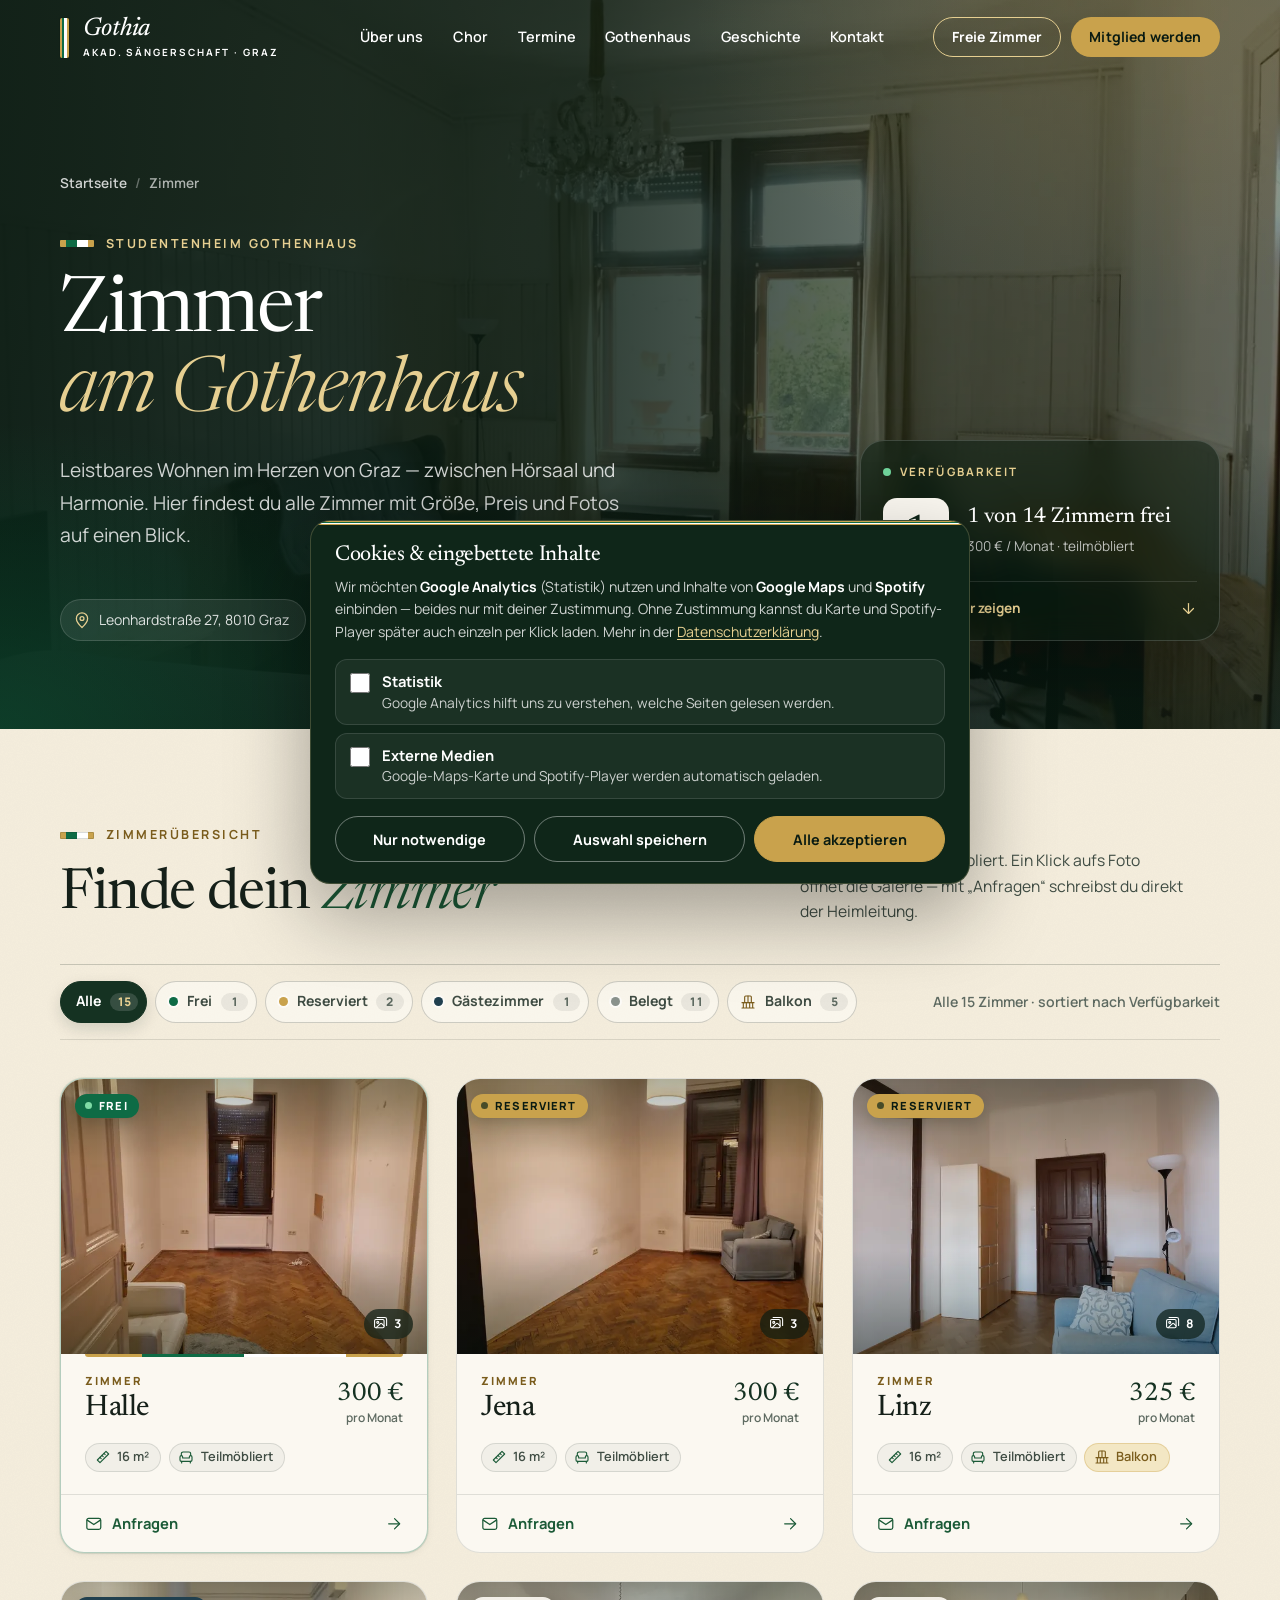
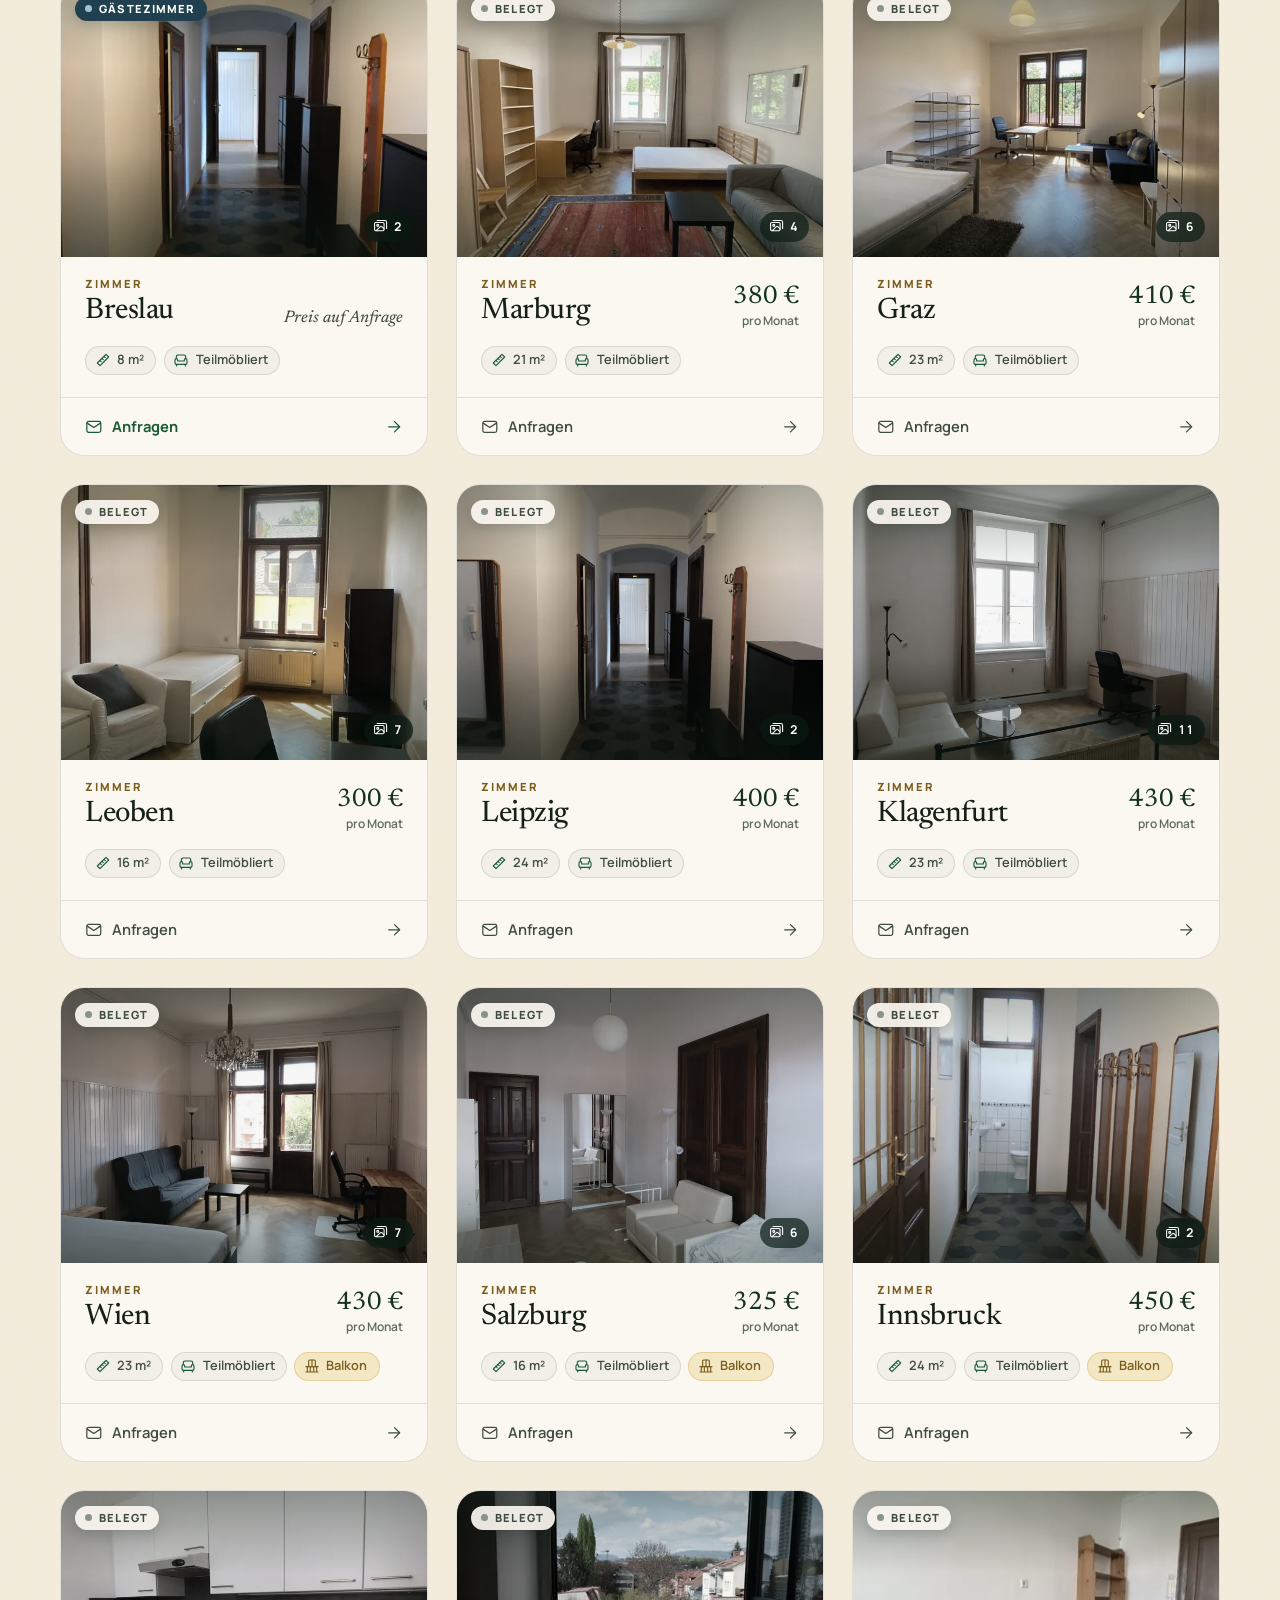
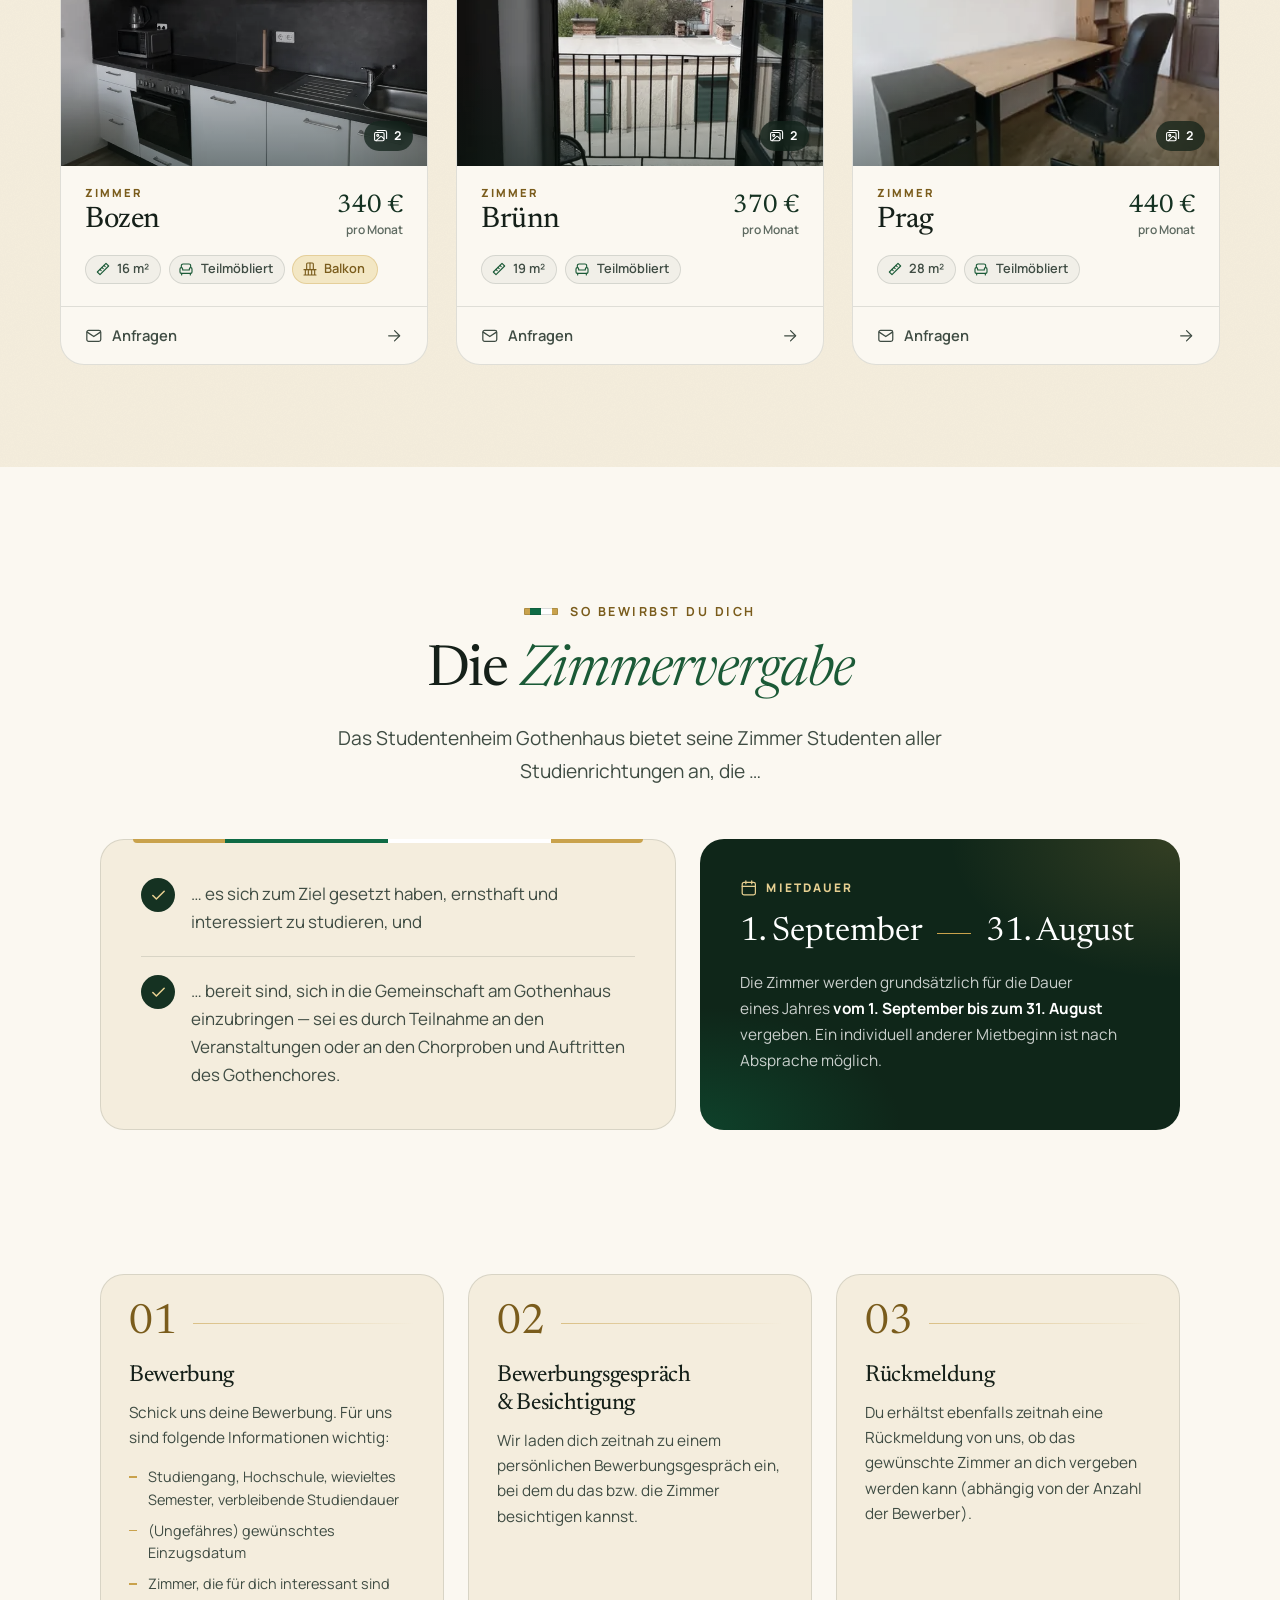
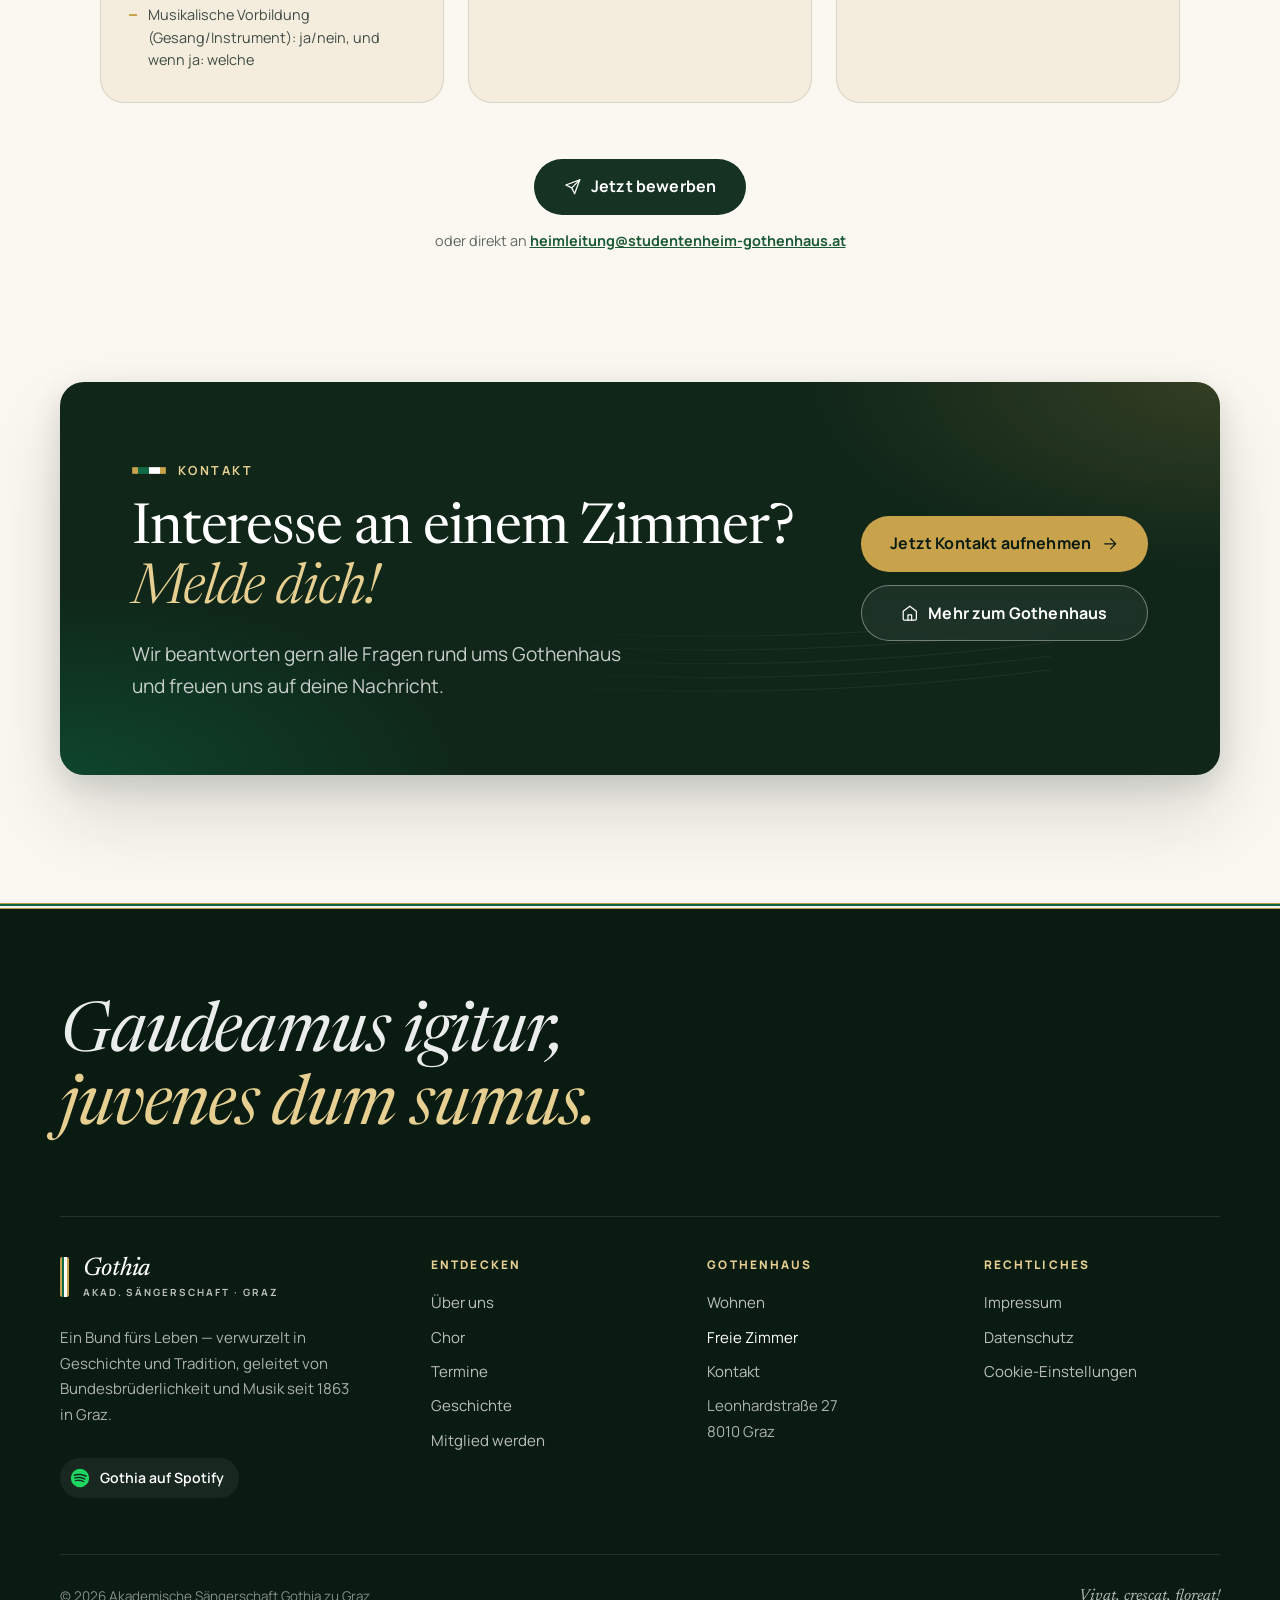
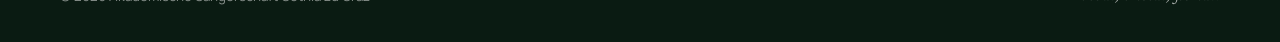
<file: zimmer.html>
<!DOCTYPE html>
<html lang="de">
<head>
    <meta charset="utf-8">
    <meta name="viewport" content="width=device-width, initial-scale=1">
    <title>Zimmer im Gothenhaus — Akademische Sängerschaft Gothia zu Graz</title>
    <meta name="description" content="Freie und belegte Zimmer im Studentenheim Gothenhaus, Leonhardstraße 27, 8010 Graz — mit Größe, Preis und Fotos. Leistbares Wohnen im Herzen von Graz.">
    <meta name="theme-color" content="#0f2619">
    <link rel="canonical" href="https://www.gothia-graz.at/zimmer.html">
    <link rel="icon" href="favicon.ico" sizes="48x48">
    <link rel="icon" href="favicon.png" type="image/png">
    <link rel="apple-touch-icon" href="apple-touch-icon.png">

    <meta property="og:type" content="website">
    <meta property="og:site_name" content="Akademische Sängerschaft Gothia zu Graz">
    <meta property="og:title" content="Zimmer im Gothenhaus — Studentenheim in Graz">
    <meta property="og:description" content="Leistbares Wohnen im Herzen von Graz: alle Zimmer im Studentenheim Gothenhaus mit Größe, Preis und Fotos.">
    <meta property="og:url" content="https://www.gothia-graz.at/zimmer.html">
    <meta property="og:image" content="https://www.gothia-graz.at/assets/img/og-zimmer.jpg">
    <meta property="og:image:width" content="1200">
    <meta property="og:image:height" content="630">
    <meta property="og:locale" content="de_AT">
    <meta name="twitter:card" content="summary_large_image">

    <script type="application/ld+json">
    {
      "@context": "https://schema.org",
      "@type": "BreadcrumbList",
      "itemListElement": [
        { "@type": "ListItem", "position": 1, "name": "Startseite", "item": "https://www.gothia-graz.at/" },
        { "@type": "ListItem", "position": 2, "name": "Zimmer", "item": "https://www.gothia-graz.at/zimmer.html" }
      ]
    }
    </script>

    <script>document.documentElement.classList.add('js');</script>
    <link rel="preload" href="assets/fonts/newsreader-latin.woff2" as="font" type="font/woff2" crossorigin>
    <link rel="preload" href="assets/fonts/manrope-latin.woff2" as="font" type="font/woff2" crossorigin>
    <link rel="stylesheet" href="assets/css/site.css?v=20261102">
    <link rel="stylesheet" href="assets/css/zimmer.css?v=20261102">
    <script src="consent.js?v=20261102" defer></script>
</head>
<body data-header="overlay">

<!-- Icon-Sprite -->
<svg xmlns="http://www.w3.org/2000/svg" style="display:none" aria-hidden="true">
    <symbol id="i-arrow-right" viewBox="0 0 24 24"><path d="M5 12h14"/><path d="m13 5 7 7-7 7"/></symbol>
    <symbol id="i-arrow-left" viewBox="0 0 24 24"><path d="M19 12H5"/><path d="m11 19-7-7 7-7"/></symbol>
    <symbol id="i-arrow-up" viewBox="0 0 24 24"><path d="M12 19V5"/><path d="m5 12 7-7 7 7"/></symbol>
    <symbol id="i-arrow-up-right" viewBox="0 0 24 24"><path d="M7 17 17 7"/><path d="M8 7h9v9"/></symbol>
    <symbol id="i-calendar" viewBox="0 0 24 24"><rect x="3" y="4.5" width="18" height="17" rx="2.5"/><path d="M16 2.5v4M8 2.5v4M3 10h18"/></symbol>
    <symbol id="i-calendar-plus" viewBox="0 0 24 24"><rect x="3" y="4.5" width="18" height="17" rx="2.5"/><path d="M16 2.5v4M8 2.5v4M3 10h18M12 13.5v5M9.5 16h5"/></symbol>
    <symbol id="i-clock" viewBox="0 0 24 24"><circle cx="12" cy="12" r="9.5"/><path d="M12 7v5l3.2 2"/></symbol>
    <symbol id="i-pin" viewBox="0 0 24 24"><path d="M19.5 10c0 5.2-7.5 12-7.5 12S4.5 15.2 4.5 10a7.5 7.5 0 0 1 15 0Z"/><circle cx="12" cy="10" r="2.6"/></symbol>
    <symbol id="i-music" viewBox="0 0 24 24"><path d="M9 18V5.5l11-2v12.5"/><circle cx="6" cy="18" r="3"/><circle cx="17" cy="16" r="3"/></symbol>
    <symbol id="i-mail" viewBox="0 0 24 24"><rect x="2.5" y="4.5" width="19" height="15" rx="2.5"/><path d="m3 7 9 6 9-6"/></symbol>
    <symbol id="i-send" viewBox="0 0 24 24"><path d="M21.5 2.5 10.5 13.5"/><path d="m21.5 2.5-7 19-4-8-8-4 19-7Z"/></symbol>
    <symbol id="i-cap" viewBox="0 0 24 24"><path d="M22 9.5 12 4.5 2 9.5l10 5 10-5Z"/><path d="M6 11.5v5c3.5 3 8.5 3 12 0v-5"/><path d="M22 9.5v5"/></symbol>
    <symbol id="i-palette" viewBox="0 0 24 24"><path d="M12 2.5a9.5 9.5 0 0 0 0 19c1 0 1.7-.8 1.7-1.7 0-.5-.2-.9-.5-1.2a1.7 1.7 0 0 1 1.2-2.9h2.1a5 5 0 0 0 5-5c0-4.5-4.3-8.2-9.5-8.2Z"/><circle cx="7.5" cy="11" r="1.1"/><circle cx="10" cy="7" r="1.1"/><circle cx="15" cy="7" r="1.1"/><circle cx="17.5" cy="11" r="1.1"/></symbol>
    <symbol id="i-tram" viewBox="0 0 24 24"><rect x="5" y="6" width="14" height="13" rx="3"/><path d="M5 13h14M9 2.5h6M12 2.5V6M8.5 22l1.5-3M15.5 22 14 19"/><path d="M9 16h.01M15 16h.01"/></symbol>
    <symbol id="i-bike" viewBox="0 0 24 24"><circle cx="5.5" cy="17" r="3.5"/><circle cx="18.5" cy="17" r="3.5"/><path d="M5.5 17 9 9.5h6.5L18.5 17M9 9.5 12 17h-6.5M14 6h2.5l-1 3.5"/></symbol>
    <symbol id="i-train" viewBox="0 0 24 24"><rect x="4.5" y="3" width="15" height="15" rx="3.5"/><path d="M4.5 11h15M12 3v8M8 22l2-4M16 22l-2-4"/><path d="M8.5 14.5h.01M15.5 14.5h.01"/></symbol>
    <symbol id="i-users" viewBox="0 0 24 24"><path d="M16 21v-2a4 4 0 0 0-4-4H6a4 4 0 0 0-4 4v2"/><circle cx="9" cy="7" r="4"/><path d="M22 21v-2a4 4 0 0 0-3-3.9M16 3.1a4 4 0 0 1 0 7.8"/></symbol>
    <symbol id="i-home" viewBox="0 0 24 24"><path d="m3 10 9-7 9 7v10a2 2 0 0 1-2 2H5a2 2 0 0 1-2-2Z"/><path d="M9.5 22v-7h5v7"/></symbol>
    <symbol id="i-close" viewBox="0 0 24 24"><path d="M18 6 6 18M6 6l12 12"/></symbol>
    <symbol id="i-chevron-left" viewBox="0 0 24 24"><path d="m15 18-6-6 6-6"/></symbol>
    <symbol id="i-chevron-right" viewBox="0 0 24 24"><path d="m9 18 6-6-6-6"/></symbol>
    <symbol id="i-chevron-down" viewBox="0 0 24 24"><path d="m6 9 6 6 6-6"/></symbol>
    <symbol id="i-check" viewBox="0 0 24 24"><path d="M20 6 9 17l-5-5"/></symbol>
    <symbol id="i-map" viewBox="0 0 24 24"><path d="m9 4-6 2.5v14L9 18l6 2.5 6-2.5V4l-6 2.5L9 4Z"/><path d="M9 4v14M15 6.5v14"/></symbol>
    <symbol id="i-external" viewBox="0 0 24 24"><path d="M14 3h7v7M10 14 21 3M19 14v5a2 2 0 0 1-2 2H5a2 2 0 0 1-2-2V7a2 2 0 0 1 2-2h5"/></symbol>
    <symbol id="i-cookie" viewBox="0 0 24 24"><path d="M12 2.5a9.5 9.5 0 1 0 9.5 9.5 4 4 0 0 1-5-4.5 4 4 0 0 1-4.5-5Z"/><path d="M8.5 9h.01M15.5 15h.01M11.5 13h.01M10.5 17h.01M7 14h.01"/></symbol>
    <symbol id="i-play" viewBox="0 0 24 24"><path d="M7 4.5v15l12.5-7.5L7 4.5Z" fill="currentColor"/></symbol>
    <symbol id="i-sparkle" viewBox="0 0 24 24"><path d="M12 2 13.8 10.2 22 12l-8.2 1.8L12 22l-1.8-8.2L2 12l8.2-1.8L12 2Z" fill="currentColor" stroke="none"/></symbol>
    <symbol id="i-spotify" viewBox="0 0 24 24"><path fill="currentColor" stroke="none" d="M12 2a10 10 0 1 0 0 20 10 10 0 0 0 0-20Zm4.6 14.4a.62.62 0 0 1-.86.2c-2.35-1.43-5.3-1.76-8.79-.96a.62.62 0 1 1-.28-1.21c3.81-.87 7.08-.5 9.72 1.11.3.18.39.56.21.86Zm1.22-2.73a.78.78 0 0 1-1.07.26c-2.69-1.65-6.79-2.13-9.97-1.17a.78.78 0 1 1-.45-1.49c3.63-1.1 8.15-.57 11.24 1.33.37.22.48.7.25 1.07Zm.1-2.84C14.7 8.91 9.37 8.73 6.3 9.66a.94.94 0 1 1-.54-1.8c3.53-1.07 9.4-.86 13.1 1.34a.94.94 0 0 1-.96 1.62Z"/></symbol>
    <!-- Zusätzliche Symbole für die Zimmerseite -->
    <symbol id="i-arrow-down" viewBox="0 0 24 24"><path d="M12 5v14"/><path d="m19 12-7 7-7-7"/></symbol>
    <symbol id="i-refresh" viewBox="0 0 24 24"><path d="M3 12a9 9 0 0 1 15.5-6.2L21 8"/><path d="M21 3v5h-5"/><path d="M21 12a9 9 0 0 1-15.5 6.2L3 16"/><path d="M3 21v-5h5"/></symbol>
    <symbol id="i-ruler" viewBox="0 0 24 24"><path d="M3.5 16.5 16.5 3.5l4 4-13 13Z"/><path d="m7.5 12.5 1.8 1.8M10.5 9.5l1.8 1.8M13.5 6.5l1.8 1.8"/></symbol>
    <symbol id="i-armchair" viewBox="0 0 24 24"><path d="M19 9.5V7a2.5 2.5 0 0 0-2.5-2.5h-9A2.5 2.5 0 0 0 5 7v2.5"/><path d="M3 16.5a2 2 0 0 0 2 2h14a2 2 0 0 0 2-2V12a2 2 0 0 0-4 0v1.5H7V12a2 2 0 0 0-4 0Z"/><path d="M5.5 18.5V21M18.5 18.5V21"/></symbol>
    <symbol id="i-balcony" viewBox="0 0 24 24"><path d="M7 13V4.5A1.5 1.5 0 0 1 8.5 3h7A1.5 1.5 0 0 1 17 4.5V13"/><path d="M12 3v10"/><path d="M3 13h18M3 21h18M5 13v8M9.5 13v8M14.5 13v8M19 13v8"/></symbol>
    <symbol id="i-images" viewBox="0 0 24 24"><rect x="2.5" y="5.5" width="15" height="13" rx="2"/><path d="M6.5 2.5h12a3 3 0 0 1 3 3v9.5"/><circle cx="7.5" cy="10" r="1.6"/><path d="m17.5 15.5-3.6-3.6a1.5 1.5 0 0 0-2.1 0L5 18.5"/></symbol>
    <symbol id="i-expand" viewBox="0 0 24 24"><path d="M15 3h6v6M9 21H3v-6M21 3l-7 7M3 21l7-7"/></symbol>
    <symbol id="i-bed" viewBox="0 0 24 24"><path d="M2.5 4.5v15M2.5 9h17a2 2 0 0 1 2 2v8.5M2.5 16.5h19"/><path d="M6.5 9V7.5a1.5 1.5 0 0 1 1.5-1.5h3a1.5 1.5 0 0 1 1.5 1.5V9"/></symbol>
</svg>

<a class="skip-link" href="#inhalt">Zum Inhalt springen</a>

<!-- ═════════ Kopfzeile ═════════ -->
<header class="site-header is-over-hero" id="siteHeader">
    <div class="container header-inner">
        <a href="index.html" class="brand">
            <span class="brand-band" aria-hidden="true"></span>
            <span class="brand-text">
                <span class="brand-name">Gothia</span>
                <span class="brand-sub">Akad. Sängerschaft · Graz</span>
            </span>
        <span class="sr-only"> – zur Startseite</span></a>
        <nav class="nav" aria-label="Hauptnavigation">
            <ul class="nav-links">
                <li><a href="index.html#ueber-uns">Über uns</a></li>
                <li><a href="index.html#chor">Chor</a></li>
                <li><a href="index.html#termine">Termine</a></li>
                <li><a href="index.html#gothenhaus">Gothenhaus</a></li>
                <li><a href="index.html#geschichte">Geschichte</a></li>
                <li><a href="index.html#kontakt">Kontakt</a></li>
            </ul>
            <div class="nav-actions">
                <a href="zimmer.html" class="btn btn--ghost btn--sm" aria-current="page">Freie Zimmer</a>
                <a href="index.html#mitmachen" class="btn btn--gold btn--sm">Mitglied werden</a>
                <button class="menu-toggle" id="menuToggle" type="button" aria-label="Menü öffnen" aria-expanded="false" aria-controls="mobileNav">
                    <span></span><span></span><span></span>
                </button>
            </div>
        </nav>
    </div>
</header>

<nav class="mobile-nav" id="mobileNav" aria-label="Menü">
    <ul>
        <li><a href="index.html#ueber-uns"><small aria-hidden="true">01</small>Über uns</a></li>
        <li><a href="index.html#chor"><small aria-hidden="true">02</small>Chor</a></li>
        <li><a href="index.html#termine"><small aria-hidden="true">03</small>Termine</a></li>
        <li><a href="index.html#gothenhaus"><small aria-hidden="true">04</small>Gothenhaus</a></li>
        <li><a href="index.html#geschichte"><small aria-hidden="true">05</small>Geschichte</a></li>
        <li><a href="index.html#kontakt"><small aria-hidden="true">06</small>Kontakt</a></li>
    </ul>
    <div class="btn-row">
        <a href="index.html#mitmachen" class="btn btn--gold">Mitglied werden</a>
        <a href="zimmer.html" class="btn btn--ghost-light" aria-current="page">Freie Zimmer</a>
    </div>
    <div class="mobile-nav-foot">Leonhardstraße 27, 8010 Graz · <a href="mailto:info@gothia-graz.at">info@gothia-graz.at</a></div>
</nav>

<main id="inhalt">

<!-- ═════════ Seitenkopf ═════════ -->
<section class="page-hero rooms-hero" id="top" aria-labelledby="page-title">
    <div class="page-hero-media">
        <img src="assets/img/haus-zimmer-2-1400.webp"
             srcset="assets/img/haus-zimmer-2-800.webp 800w, assets/img/haus-zimmer-2-1400.webp 1400w"
             sizes="100vw" width="1400" height="933" alt="" fetchpriority="high" decoding="async">
    </div>
    <div class="container rooms-hero-grid">
        <div class="rooms-hero-copy">
            <nav aria-label="Brotkrümelnavigation">
                <ol class="breadcrumb">
                    <li><a href="index.html">Startseite</a></li>
                    <li aria-current="page">Zimmer</li>
                </ol>
            </nav>
            <p class="eyebrow">Studentenheim Gothenhaus</p>
            <h1 id="page-title">Zimmer <em>am Gothenhaus</em></h1>
            <p class="lead">Leistbares Wohnen im Herzen von Graz&nbsp;— zwischen Hörsaal und Harmonie. Hier findest du alle Zimmer mit Größe, Preis und Fotos auf einen Blick.</p>
            <p class="meta-pill"><svg class="icon" aria-hidden="true"><use href="#i-pin"/></svg> Leonhardstraße 27, 8010 Graz</p>
        </div>

        <!-- Live-Zusammenfassung aus zimmer.json (wird per JS befüllt) -->
        <aside class="avail-card" id="availCard" aria-labelledby="avail-label" hidden>
            <p class="avail-label" id="avail-label"><span class="pulse" aria-hidden="true"></span> Verfügbarkeit</p>
            <div class="avail-body">
                <span class="avail-num" data-avail="num" aria-hidden="true"></span>
                <p class="avail-text">
                    <strong class="avail-title" data-avail="title"></strong>
                    <span class="avail-meta" data-avail="meta"></span>
                </p>
            </div>
            <a class="avail-foot" href="#zimmer" data-avail="link"><span data-avail="linktext">Freie Zimmer zeigen</span> <svg class="icon" aria-hidden="true"><use href="#i-arrow-down"/></svg></a>
        </aside>
    </div>
</section>

<!-- ═════════ Zimmerliste ═════════ -->
<section class="section section--parchment grain rooms" id="zimmer" aria-labelledby="rooms-title">
    <div class="container">
        <div class="rooms-head reveal">
            <div>
                <p class="eyebrow">Zimmerübersicht</p>
                <h2 class="h2" id="rooms-title">Finde dein <em>Zimmer</em></h2>
            </div>
            <p class="rooms-intro">Alle Zimmer sind teilmöbliert. Ein Klick aufs Foto öffnet die Galerie&nbsp;— mit „Anfragen“ schreibst du direkt der Heimleitung.</p>
        </div>

        <div class="rooms-toolbar" id="roomsToolbar" hidden>
            <div class="filter-bar" id="filterBar" role="group" aria-label="Zimmer filtern"></div>
            <p class="rooms-count" id="roomsCount" aria-live="polite"></p>
        </div>

        <div class="rooms-grid" id="roomsGrid" aria-busy="true">
            <p class="sr-only">Zimmerliste wird geladen …</p>
            <div class="room-skel" aria-hidden="true"><i class="sk-media"></i><i class="sk-kicker"></i><i class="sk-title"></i><i class="sk-chips"></i><i class="sk-foot"></i></div>
            <div class="room-skel" aria-hidden="true"><i class="sk-media"></i><i class="sk-kicker"></i><i class="sk-title"></i><i class="sk-chips"></i><i class="sk-foot"></i></div>
            <div class="room-skel" aria-hidden="true"><i class="sk-media"></i><i class="sk-kicker"></i><i class="sk-title"></i><i class="sk-chips"></i><i class="sk-foot"></i></div>
            <div class="room-skel" aria-hidden="true"><i class="sk-media"></i><i class="sk-kicker"></i><i class="sk-title"></i><i class="sk-chips"></i><i class="sk-foot"></i></div>
            <div class="room-skel" aria-hidden="true"><i class="sk-media"></i><i class="sk-kicker"></i><i class="sk-title"></i><i class="sk-chips"></i><i class="sk-foot"></i></div>
            <div class="room-skel" aria-hidden="true"><i class="sk-media"></i><i class="sk-kicker"></i><i class="sk-title"></i><i class="sk-chips"></i><i class="sk-foot"></i></div>
        </div>

        <noscript>
            <div class="rooms-state">
                <span class="rooms-state-icon"><svg class="icon" aria-hidden="true"><use href="#i-bed"/></svg></span>
                <strong>Zimmerliste</strong>
                <p>Bitte aktiviere JavaScript, um die aktuelle Zimmerliste mit Fotos zu sehen&nbsp;— oder schreib der Heimleitung direkt: <a href="mailto:heimleitung@studentenheim-gothenhaus.at">heimleitung@studentenheim-gothenhaus.at</a></p>
            </div>
        </noscript>
    </div>
</section>

<!-- ═════════ Zimmervergabe ═════════ -->
<section class="section section--paper apply" id="vergabe" aria-labelledby="vergabe-title">
    <div class="container">
        <div class="section-head text-center reveal">
            <p class="eyebrow eyebrow--center">So bewirbst du dich</p>
            <h2 class="h2" id="vergabe-title">Die <em>Zimmervergabe</em></h2>
            <p class="lead">Das Studentenheim Gothenhaus bietet seine Zimmer Studenten aller Studienrichtungen an, die&nbsp;…</p>
        </div>

        <div class="apply-grid">
            <div class="apply-card apply-criteria reveal">
                <ul class="check-list">
                    <li><span class="check" aria-hidden="true"><svg class="icon" aria-hidden="true" focusable="false"><use href="#i-check"/></svg></span><span>… es sich zum Ziel gesetzt haben, ernsthaft und interessiert zu studieren, und</span></li>
                    <li><span class="check" aria-hidden="true"><svg class="icon" aria-hidden="true" focusable="false"><use href="#i-check"/></svg></span><span>… bereit sind, sich in die Gemeinschaft am Gothenhaus einzubringen&nbsp;— sei es durch Teilnahme an den Veranstaltungen oder an den Chorproben und Auftritten des Gothenchores.</span></li>
                </ul>
            </div>
            <div class="apply-card apply-term reveal" style="--delay:.1s">
                <h3 class="apply-term-label"><svg class="icon" aria-hidden="true"><use href="#i-calendar"/></svg> Mietdauer</h3>
                <p class="apply-term-range"><span>1. September</span> <span class="apply-term-dash" aria-hidden="true"></span> <span>31. August</span></p>
                <p>Die Zimmer werden grundsätzlich für die Dauer eines Jahres <strong>vom 1. September bis zum 31. August</strong> vergeben. Ein individuell anderer Mietbeginn ist nach Absprache möglich.</p>
            </div>
        </div>

        <h3 class="apply-steps-title reveal">In drei Schritten <em>zu deinem Zimmer</em></h3>
        <ol class="apply-steps">
            <li class="apply-step reveal">
                <span class="apply-step-num" aria-hidden="true">01</span>
                <h4>Bewerbung</h4>
                <p>Schick uns deine Bewerbung. Für uns sind folgende Informationen wichtig:</p>
                <ul class="apply-info">
                    <li>Studiengang, Hochschule, wievieltes Semester, verbleibende Studiendauer</li>
                    <li>(Ungefähres) gewünschtes Einzugsdatum</li>
                    <li>Zimmer, die für dich interessant sind</li>
                    <li>Musikalische Vorbildung (Gesang/Instrument): ja/nein, und wenn ja: welche</li>
                </ul>
            </li>
            <li class="apply-step reveal" style="--delay:.08s">
                <span class="apply-step-num" aria-hidden="true">02</span>
                <h4>Bewerbungsgespräch &amp; Besichtigung</h4>
                <p>Wir laden dich zeitnah zu einem persönlichen Bewerbungsgespräch ein, bei dem du das bzw. die Zimmer besichtigen kannst.</p>
            </li>
            <li class="apply-step reveal" style="--delay:.16s">
                <span class="apply-step-num" aria-hidden="true">03</span>
                <h4>Rückmeldung</h4>
                <p>Du erhältst ebenfalls zeitnah eine Rückmeldung von uns, ob das gewünschte Zimmer an dich vergeben werden kann (abhängig von der Anzahl der Bewerber).</p>
            </li>
        </ol>

        <div class="apply-actions reveal">
            <a href="mailto:heimleitung@studentenheim-gothenhaus.at?subject=Zimmerbewerbung%20Gothenhaus&amp;body=Hallo%21%0D%0A%0D%0AIch%20m%C3%B6chte%20mich%20um%20ein%20Zimmer%20im%20Gothenhaus%20bewerben.%0D%0A%0D%0AStudiengang%2C%20Hochschule%2C%20Semester%3A%0D%0AVerbleibende%20Studiendauer%3A%0D%0AGew%C3%BCnschtes%20Einzugsdatum%3A%0D%0AGew%C3%BCnschte%20Zimmer%20%28falls%20schon%20bekannt%29%3A%0D%0AMusikalische%20Vorbildung%20%28Gesang/Instrument%29%3A%0D%0A%0D%0AViele%20Gr%C3%BC%C3%9Fe%0D%0A" class="btn btn--forest btn--lg"><svg class="icon" aria-hidden="true"><use href="#i-send"/></svg> Jetzt bewerben</a>
            <p>oder direkt an <a href="mailto:heimleitung@studentenheim-gothenhaus.at">heimleitung@studentenheim-gothenhaus.at</a></p>
        </div>
    </div>
</section>

<!-- ═════════ Kontakt-CTA ═════════ -->
<section class="section section--paper rooms-cta-wrap" aria-labelledby="cta-title">
    <div class="container">
        <div class="rooms-cta reveal">
            <svg class="staff" viewBox="0 0 1440 400" preserveAspectRatio="none" aria-hidden="true">
                <g fill="none" stroke="#e6cf91" stroke-width="1.2">
                    <path d="M0 120 C 360 60, 720 200, 1440 110"/>
                    <path d="M0 140 C 360 80, 720 220, 1440 130"/>
                    <path d="M0 160 C 360 100, 720 240, 1440 150"/>
                    <path d="M0 180 C 360 120, 720 260, 1440 170"/>
                    <path d="M0 200 C 360 140, 720 280, 1440 190"/>
                </g>
            </svg>
            <div class="rooms-cta-copy">
                <p class="eyebrow">Kontakt</p>
                <h2 class="h2" id="cta-title">Interesse an einem Zimmer? <em>Melde dich!</em></h2>
                <p class="lead">Wir beantworten gern alle Fragen rund ums Gothenhaus und freuen uns auf deine Nachricht.</p>
            </div>
            <div class="btn-row">
                <a href="index.html#kontakt" class="btn btn--gold btn--lg">Jetzt Kontakt aufnehmen <svg class="icon icon--arrow" aria-hidden="true"><use href="#i-arrow-right"/></svg></a>
                <a href="index.html#gothenhaus" class="btn btn--ghost-light btn--lg"><svg class="icon" aria-hidden="true"><use href="#i-home"/></svg> Mehr zum Gothenhaus</a>
            </div>
        </div>
    </div>
</section>

</main>

<!-- ═════════ Fußzeile ═════════ -->
<footer class="site-footer">
    <div class="container">
        <p class="footer-motto" lang="la">Gaudeamus igitur, <span>juvenes dum sumus.</span></p>
        <div class="footer-grid">
            <div class="footer-brand">
                <a href="index.html" class="brand">
                    <span class="brand-band" aria-hidden="true"></span>
                    <span class="brand-text"><span class="brand-name">Gothia</span><span class="brand-sub">Akad. Sängerschaft · Graz</span></span>
                <span class="sr-only"> – zur Startseite</span></a>
                <p class="footer-about">Ein Bund fürs Leben&nbsp;— verwurzelt in Geschichte und Tradition, geleitet von Bundesbrüderlichkeit und Musik seit 1863 in Graz.</p>
                <a class="footer-social" href="https://open.spotify.com/intl-de/artist/5IpsNPWRsuf9EUHvxX5TIH" target="_blank" rel="noopener"><svg class="icon" aria-hidden="true" focusable="false"><use href="#i-spotify"/></svg> Gothia auf Spotify</a>
            </div>
            <div class="footer-col">
                <h2 class="footer-col-title">Entdecken</h2>
                <ul>
                    <li><a href="index.html#ueber-uns">Über uns</a></li>
                    <li><a href="index.html#chor">Chor</a></li>
                    <li><a href="index.html#termine">Termine</a></li>
                    <li><a href="index.html#geschichte">Geschichte</a></li>
                    <li><a href="index.html#mitmachen">Mitglied werden</a></li>
                </ul>
            </div>
            <div class="footer-col">
                <h2 class="footer-col-title">Gothenhaus</h2>
                <ul>
                    <li><a href="index.html#gothenhaus">Wohnen</a></li>
                    <li><a href="zimmer.html" aria-current="page">Freie Zimmer</a></li>
                    <li><a href="index.html#kontakt">Kontakt</a></li>
                    <li><address>Leonhardstraße 27<br>8010 Graz</address></li>
                </ul>
            </div>
            <div class="footer-col">
                <h2 class="footer-col-title">Rechtliches</h2>
                <ul>
                    <li><a href="impressum.html">Impressum</a></li>
                    <li><a href="datenschutz.html">Datenschutz</a></li>
                    <li><button type="button" data-cookie-settings>Cookie-Einstellungen</button></li>
                </ul>
            </div>
        </div>
        <div class="footer-bottom">
            <p>© <span data-year>2026</span> Akademische Sängerschaft Gothia zu Graz</p>
            <p><em lang="la">Vivat, crescat, floreat!</em></p>
        </div>
    </div>
</footer>

<button class="to-top" id="toTop" type="button" aria-label="Nach oben"><svg class="icon" aria-hidden="true" focusable="false"><use href="#i-arrow-up"/></svg></button>

<!-- ═════════ Fotogalerie ═════════ -->
<div class="lightbox" id="lightbox" role="dialog" aria-modal="true" aria-labelledby="lbTitle" hidden>
    <div class="lb-top">
        <div class="lb-heading">
            <p class="lb-kicker">Fotogalerie</p>
            <h2 class="lb-title" id="lbTitle"></h2>
        </div>
        <p class="lb-counter" id="lbCounter" aria-hidden="true"></p>
        <button class="lb-btn lb-close" id="lbClose" type="button" aria-label="Galerie schließen"><svg class="icon" aria-hidden="true"><use href="#i-close"/></svg></button>
    </div>
    <div class="lb-stage" id="lbStage">
        <button class="lb-btn lb-nav lb-prev" id="lbPrev" type="button" aria-label="Vorheriges Foto"><svg class="icon" aria-hidden="true"><use href="#i-chevron-left"/></svg></button>
        <figure class="lb-figure" id="lbFigure">
            <img id="lbImage" alt="">
            <figcaption class="lb-error">Dieses Foto konnte gerade nicht geladen werden.</figcaption>
        </figure>
        <button class="lb-btn lb-nav lb-next" id="lbNext" type="button" aria-label="Nächstes Foto"><svg class="icon" aria-hidden="true"><use href="#i-chevron-right"/></svg></button>
    </div>
    <div class="lb-thumbs" id="lbThumbs" role="group" aria-label="Alle Fotos"></div>
    <p class="sr-only" id="lbStatus" aria-live="polite"></p>
</div>

<script src="assets/js/site.js?v=20261102" defer></script>
<script src="assets/js/zimmer.js?v=20261102" defer></script>
</body>
</html>
</file>
<file: assets/css/site.css>
/* ==========================================================================
   Akademische Sängerschaft Gothia zu Graz — Design-System
   Farben: Waldgrün · Gold · Pergament   (angelehnt an Band und Mütze)
   Schriften: Newsreader (Überschriften) · Manrope (Fließtext) — selbst gehostet
   ========================================================================== */

/* ── Schriften (lokal, keine Verbindung zu Google) ── */
@font-face { font-family: 'Manrope'; font-style: normal; font-weight: 200 800; font-display: swap;
  src: url(../fonts/manrope-latin-ext.woff2) format('woff2');
  unicode-range: U+0100-02BA, U+02BD-02C5, U+02C7-02CC, U+02CE-02D7, U+02DD-02FF, U+0304, U+0308, U+0329, U+1D00-1DBF, U+1E00-1E9F, U+1EF2-1EFF, U+2020, U+20A0-20AB, U+20AD-20C0, U+2113, U+2C60-2C7F, U+A720-A7FF; }
@font-face { font-family: 'Manrope'; font-style: normal; font-weight: 200 800; font-display: swap;
  src: url(../fonts/manrope-latin.woff2) format('woff2');
  unicode-range: U+0000-00FF, U+0131, U+0152-0153, U+02BB-02BC, U+02C6, U+02DA, U+02DC, U+0304, U+0308, U+0329, U+2000-206F, U+20AC, U+2122, U+2191, U+2193, U+2212, U+2215, U+FEFF, U+FFFD; }
@font-face { font-family: 'Newsreader'; font-style: normal; font-weight: 200 800; font-display: swap;
  src: url(../fonts/newsreader-latin-ext.woff2) format('woff2');
  unicode-range: U+0100-02BA, U+02BD-02C5, U+02C7-02CC, U+02CE-02D7, U+02DD-02FF, U+0304, U+0308, U+0329, U+1D00-1DBF, U+1E00-1E9F, U+1EF2-1EFF, U+2020, U+20A0-20AB, U+20AD-20C0, U+2113, U+2C60-2C7F, U+A720-A7FF; }
@font-face { font-family: 'Newsreader'; font-style: normal; font-weight: 200 800; font-display: swap;
  src: url(../fonts/newsreader-latin.woff2) format('woff2');
  unicode-range: U+0000-00FF, U+0131, U+0152-0153, U+02BB-02BC, U+02C6, U+02DA, U+02DC, U+0304, U+0308, U+0329, U+2000-206F, U+20AC, U+2122, U+2191, U+2193, U+2212, U+2215, U+FEFF, U+FFFD; }
@font-face { font-family: 'Newsreader'; font-style: italic; font-weight: 200 800; font-display: swap;
  src: url(../fonts/newsreader-italic-latin-ext.woff2) format('woff2');
  unicode-range: U+0100-02BA, U+02BD-02C5, U+02C7-02CC, U+02CE-02D7, U+02DD-02FF, U+0304, U+0308, U+0329, U+1D00-1DBF, U+1E00-1E9F, U+1EF2-1EFF, U+2020, U+20A0-20AB, U+20AD-20C0, U+2113, U+2C60-2C7F, U+A720-A7FF; }
@font-face { font-family: 'Newsreader'; font-style: italic; font-weight: 200 800; font-display: swap;
  src: url(../fonts/newsreader-italic-latin.woff2) format('woff2');
  unicode-range: U+0000-00FF, U+0131, U+0152-0153, U+02BB-02BC, U+02C6, U+02DA, U+02DC, U+0304, U+0308, U+0329, U+2000-206F, U+20AC, U+2122, U+2191, U+2193, U+2212, U+2215, U+FEFF, U+FFFD; }

/* ── Tokens ── */
:root {
  --forest-950: #0a1b12;
  --forest-900: #0f2619;
  --forest-800: #153222;
  --forest-700: #1c412c;
  --forest-600: #275638;
  --band-green: #0e6b45;          /* Grün aus dem Band */
  --green-ink: #1b5a37;           /* Grün für Text auf hellem Grund */
  --green-soft: #dfeadf;

  --gold: #c9a24c;
  --gold-light: #e6cf91;
  --gold-pale: #f3e7c4;
  --gold-ink: #7a5c1c;            /* Gold für Text auf hellem Grund (AA) */

  --paper: #fbf8f1;
  --parchment: #f4eddd;
  --cream: #ebe1ca;
  --white: #ffffff;

  --ink: #152019;
  --ink-soft: #3f4c43;
  --ink-mute: #5e6a61;
  --line: rgba(21, 32, 25, .12);
  --line-strong: rgba(21, 32, 25, .2);
  --line-light: rgba(255, 255, 255, .14);
  --field-border: #7d877f;        /* Formularfeld-Rahmen (≥ 3:1) */

  /* Fokus-Ring: dunkelgrün auf hellem Grund, hellgold auf dunklem (beides ≥ 3:1) */
  --focus: var(--green-ink);

  --serif: 'Newsreader', Georgia, 'Times New Roman', serif;
  --sans: 'Manrope', system-ui, -apple-system, 'Segoe UI', Roboto, sans-serif;

  --container: 1240px;
  --gutter: clamp(1.25rem, 4vw, 2.5rem);
  --section-y: clamp(5rem, 10vw, 9rem);
  --radius-sm: 8px;
  --radius: 14px;
  --radius-lg: 24px;
  --radius-pill: 999px;
  --header-h: 76px;

  --shadow-sm: 0 1px 2px rgba(10, 27, 18, .06), 0 2px 8px rgba(10, 27, 18, .05);
  --shadow-md: 0 4px 12px rgba(10, 27, 18, .07), 0 18px 40px rgba(10, 27, 18, .09);
  --shadow-lg: 0 10px 30px rgba(10, 27, 18, .12), 0 40px 80px rgba(10, 27, 18, .14);

  --ease: cubic-bezier(.22, 1, .36, 1);
  --ease-in-out: cubic-bezier(.65, 0, .35, 1);

  /* Band: Gold · Grün · Weiß · Gold */
  --band: linear-gradient(180deg, var(--gold) 0 18%, var(--band-green) 18% 50%, #fff 50% 82%, var(--gold) 82% 100%);
  --band-h: linear-gradient(90deg, var(--gold) 0 18%, var(--band-green) 18% 50%, #fff 50% 82%, var(--gold) 82% 100%);
}

/* ── Reset / Basis ── */
*, *::before, *::after { box-sizing: border-box; }
html { -webkit-text-size-adjust: 100%; text-size-adjust: 100%; scroll-behavior: smooth; scroll-padding-top: calc(var(--header-h) + 12px); scroll-padding-bottom: 5.5rem; }
@media (prefers-reduced-motion: reduce) { html { scroll-behavior: auto; } }
body {
  margin: 0;
  font-family: var(--sans);
  font-size: 1.0625rem;
  line-height: 1.7;
  color: var(--ink);
  background: var(--paper);
  -webkit-font-smoothing: antialiased;
  -moz-osx-font-smoothing: grayscale;
  text-rendering: optimizeLegibility;
  text-wrap: pretty;
  overflow-x: hidden;
}
img, svg, video, iframe { display: block; max-width: 100%; }
img { height: auto; }
a { color: inherit; }
button, input, select, textarea { font: inherit; color: inherit; }
button { cursor: pointer; }
h1, h2, h3, h4, h5 { margin: 0; font-family: var(--serif); font-weight: 400; line-height: 1.1; letter-spacing: -.015em; text-wrap: balance; }
p { margin: 0 0 1em; text-wrap: pretty; }
p:last-child { margin-bottom: 0; }
ul, ol { margin: 0; padding: 0; }
strong { font-weight: 700; }
::selection { background: var(--gold-light); color: var(--forest-950); }
:focus-visible { outline: 2px solid var(--focus); outline-offset: 3px; border-radius: 4px; }
.hero, .page-hero, .section--forest, .site-footer, .mobile-nav, .site-header.is-over-hero, .menu-open .site-header,
.embed-ph, .next-event, .haus-address, .intro-badge { --focus: var(--gold-light); }
[hidden] { display: none !important; }

.icon { width: 1.25em; height: 1.25em; flex: none; fill: none; stroke: currentColor; stroke-width: 1.7; stroke-linecap: round; stroke-linejoin: round; }
.icon--fill { fill: currentColor; stroke: none; }

.sr-only { position: absolute !important; width: 1px; height: 1px; padding: 0; margin: -1px; overflow: hidden; clip: rect(0 0 0 0); white-space: nowrap; border: 0; }
.skip-link { position: fixed; left: 1rem; top: -4rem; z-index: 1000; padding: .75rem 1.1rem; background: var(--gold); color: var(--forest-950); font-weight: 700; border-radius: var(--radius-sm); text-decoration: none; transition: top .2s var(--ease); }
.skip-link:focus { top: 1rem; }

/* ── Layout ── */
.container { width: 100%; max-width: var(--container); margin-inline: auto; padding-inline: var(--gutter); }
.container--narrow { max-width: 860px; }
.section { position: relative; padding-block: var(--section-y); }
.section--paper { background: var(--paper); }
.section--parchment { background: var(--parchment); }
.section--forest { background: var(--forest-900); color: rgba(255, 255, 255, .86); }
.section--forest h2, .section--forest h3 { color: #fff; }

/* Zarte Papierstruktur */
.grain::before {
  content: ""; position: absolute; inset: 0; pointer-events: none; opacity: .5;
  background-image: url("data:image/svg+xml,%3Csvg xmlns='http://www.w3.org/2000/svg' width='160' height='160'%3E%3Cfilter id='n'%3E%3CfeTurbulence type='fractalNoise' baseFrequency='.9' numOctaves='2' stitchTiles='stitch'/%3E%3CfeColorMatrix values='0 0 0 0 0.35 0 0 0 0 0.28 0 0 0 0 0.12 0 0 0 .05 0'/%3E%3C/filter%3E%3Crect width='100%25' height='100%25' filter='url(%23n)'/%3E%3C/svg%3E");
}
.section--forest.grain::before { opacity: .9; mix-blend-mode: overlay; }

/* ── Typografie-Bausteine ── */
.eyebrow {
  display: inline-flex; align-items: center; gap: .75rem;
  font-family: var(--sans); font-size: .78rem; font-weight: 700; letter-spacing: .2em; text-transform: uppercase;
  color: var(--gold-ink); margin-bottom: 1.25rem;
}
.eyebrow::before { content: ""; flex: none; width: 34px; height: 7px; border-radius: 1px; background: var(--band-h); box-shadow: inset 0 0 0 1px rgba(21, 32, 25, .16); }
.section--forest .eyebrow, .on-dark .eyebrow { color: var(--gold-light); }
.section--forest .eyebrow::before, .hero .eyebrow::before, .page-hero .eyebrow::before { box-shadow: none; }
.eyebrow--center { justify-content: center; }

.display { font-size: clamp(2.6rem, 6vw, 5.4rem); line-height: 1.02; letter-spacing: -.025em; font-weight: 380; }
.h2 { font-size: clamp(2.1rem, 4.4vw, 3.6rem); line-height: 1.06; letter-spacing: -.02em; font-weight: 400; }
.h3 { font-size: clamp(1.45rem, 2.2vw, 1.85rem); line-height: 1.15; font-weight: 450; }
.h2 em, .display em, .h3 em { font-style: italic; font-weight: 350; color: var(--green-ink); }
.section--forest .h2 em, .on-dark em { color: var(--gold-light); }

.lead { font-size: clamp(1.1rem, 1.5vw, 1.25rem); line-height: 1.7; color: var(--ink-soft); }
.section--forest .lead { color: rgba(255, 255, 255, .78); }
.muted { color: var(--ink-mute); }
.text-center { text-align: center; }
.mx-auto { margin-inline: auto; }

.section-head { max-width: 760px; margin-bottom: clamp(2.75rem, 5vw, 4.5rem); }
.section-head.text-center { margin-inline: auto; }
.section-head .lead { margin-top: 1.25rem; }

/* Ornament-Trenner */
.ornament { display: flex; align-items: center; justify-content: center; gap: .9rem; color: var(--gold); margin: 1.5rem auto 0; }
.ornament::before, .ornament::after { content: ""; height: 1px; width: 56px; background: linear-gradient(90deg, transparent, currentColor); }
.ornament::after { transform: scaleX(-1); }
.ornament svg { width: 14px; height: 14px; }

/* ── Buttons ── */
.btn {
  --btn-bg: var(--forest-800); --btn-fg: #fff; --btn-bd: transparent;
  position: relative; display: inline-flex; align-items: center; justify-content: center; gap: .6rem;
  min-height: 48px; padding: .8rem 1.45rem;
  font-family: var(--sans); font-size: .95rem; font-weight: 700; letter-spacing: .01em; line-height: 1.2;
  color: var(--btn-fg); background: var(--btn-bg); border: 1.5px solid var(--btn-bd); border-radius: var(--radius-pill);
  text-decoration: none; white-space: nowrap; cursor: pointer;
  transition: background-color .3s var(--ease), color .3s var(--ease), border-color .3s var(--ease), transform .3s var(--ease), box-shadow .3s var(--ease);
}
.btn .icon { width: 1.1em; height: 1.1em; transition: transform .35s var(--ease); }
.btn:hover { transform: translateY(-2px); box-shadow: 0 10px 24px rgba(10, 27, 18, .18); }
.btn:hover .icon--arrow { transform: translateX(3px); }
.btn:active { transform: translateY(0); }
.btn--forest { --btn-bg: var(--forest-800); }
.btn--forest:hover { --btn-bg: var(--forest-700); }
.btn--gold { --btn-bg: var(--gold); --btn-fg: var(--forest-950); }
.btn--gold:hover { --btn-bg: var(--gold-light); }
.btn--light { --btn-bg: #fff; --btn-fg: var(--forest-900); }
.btn--light:hover { --btn-bg: var(--gold-pale); }
.btn--ghost { --btn-bg: transparent; --btn-fg: var(--forest-800); --btn-bd: var(--line-strong); }
.btn--ghost:hover { --btn-bd: var(--forest-800); --btn-bg: rgba(21, 50, 34, .04); box-shadow: none; }
.btn--ghost-light { --btn-bg: rgba(255, 255, 255, .06); --btn-fg: #fff; --btn-bd: rgba(255, 255, 255, .38); backdrop-filter: blur(6px); -webkit-backdrop-filter: blur(6px); }
.btn--ghost-light:hover { --btn-bg: rgba(255, 255, 255, .14); --btn-bd: rgba(255, 255, 255, .7); }
.btn--sm { min-height: 40px; padding: .55rem 1.1rem; font-size: .875rem; }
.btn--lg { min-height: 56px; padding: 1rem 1.8rem; font-size: 1rem; }
.btn-row { display: flex; flex-wrap: wrap; gap: .85rem; align-items: center; }
@media (max-width: 560px) { .btn { white-space: normal; text-align: center; } }

.link-arrow { display: inline-flex; align-items: center; gap: .45rem; font-weight: 700; color: var(--green-ink); text-decoration: none; border-bottom: 1.5px solid transparent; transition: border-color .25s, gap .25s var(--ease); }
.link-arrow:hover { border-color: currentColor; gap: .65rem; }
.section--forest .link-arrow { color: var(--gold-light); }

/* ── Header / Navigation ── */
.site-header {
  position: fixed; inset: 0 0 auto 0; z-index: 100; height: var(--header-h);
  color: var(--ink);
  background: rgba(251, 248, 241, .95);
  backdrop-filter: saturate(160%) blur(14px); -webkit-backdrop-filter: saturate(160%) blur(14px);
  border-bottom: 1px solid var(--line);
  transition: background-color .4s var(--ease), color .4s var(--ease), border-color .4s var(--ease), transform .4s var(--ease), box-shadow .4s var(--ease);
}
.site-header.is-over-hero { background: transparent; color: #fff; border-color: transparent; backdrop-filter: none; -webkit-backdrop-filter: none; }
/* Gescrollt, aber noch über dem dunklen Kopfbild: dunkles Glas, damit nichts übereinanderliegt */
.site-header.is-over-hero.is-scrolled { background: rgba(10, 27, 18, .86); border-color: rgba(255, 255, 255, .08); backdrop-filter: blur(14px) saturate(140%); -webkit-backdrop-filter: blur(14px) saturate(140%); }
.site-header.is-scrolled { box-shadow: 0 6px 30px rgba(10, 27, 18, .07); }
.site-header.is-over-hero .brand-sub, .site-header.is-over-hero .nav-links a { opacity: 1; }
.header-inner { height: 100%; display: flex; align-items: center; justify-content: space-between; gap: 1.5rem; }

.brand { display: inline-flex; align-items: center; gap: .85rem; text-decoration: none; color: inherit; flex: none; }
.brand-band { width: 9px; height: 40px; border-radius: 2px; background: linear-gradient(90deg, var(--gold) 0 18%, var(--band-green) 18% 50%, #fff 50% 82%, var(--gold) 82% 100%); box-shadow: 0 0 0 1px rgba(0, 0, 0, .08); }
.brand-text { display: flex; flex-direction: column; line-height: 1; }
.brand-name { font-family: var(--serif); font-style: italic; font-size: 1.6rem; font-weight: 450; letter-spacing: -.01em; }
.brand-sub { margin-top: .3rem; font-size: .62rem; font-weight: 700; letter-spacing: .2em; text-transform: uppercase; opacity: .72; }

.nav { display: flex; align-items: center; gap: 2.25rem; }
.nav-links { display: flex; align-items: center; gap: .25rem; list-style: none; }
.nav-links a {
  position: relative; display: block; padding: .5rem .8rem; font-size: .9rem; font-weight: 600; text-decoration: none; color: inherit; opacity: .82; white-space: nowrap;
  transition: opacity .2s;
}
.nav-links a::after { content: ""; position: absolute; left: .8rem; right: .8rem; bottom: .2rem; height: 1.5px; background: var(--gold); transform: scaleX(0); transform-origin: left; transition: transform .35s var(--ease); }
.nav-links a:hover, .nav-links a.is-active { opacity: 1; }
.nav-links a:hover::after, .nav-links a.is-active::after { transform: scaleX(1); }
.nav-actions { display: flex; align-items: center; gap: .6rem; }
.site-header.is-over-hero .btn--ghost { --btn-fg: #fff; --btn-bd: rgba(255, 255, 255, .45); }
.site-header.is-over-hero .btn--ghost:hover { --btn-bg: rgba(255, 255, 255, .12); --btn-bd: #fff; }
.nav-actions .btn[aria-current="page"] { --btn-bd: var(--gold); }
.site-header.is-over-hero .nav-actions .btn[aria-current="page"] { --btn-bd: var(--gold-light); }
.mobile-nav .btn[aria-current="page"] { --btn-bd: var(--gold-light); }
.footer-col a[aria-current="page"] { color: #fff; }

.menu-toggle {
  display: none; position: relative; width: 46px; height: 46px; border: 1.5px solid currentColor; border-radius: 50%;
  background: transparent; color: inherit; opacity: .9;
}
.menu-toggle span { position: absolute; left: 13px; right: 13px; height: 1.5px; background: currentColor; border-radius: 2px; transition: transform .35s var(--ease), opacity .2s, top .35s var(--ease); }
.menu-toggle span:nth-child(1) { top: 17px; }
.menu-toggle span:nth-child(2) { top: 22px; }
.menu-toggle span:nth-child(3) { top: 27px; }
.menu-open .menu-toggle span:nth-child(1) { top: 22px; transform: rotate(45deg); }
.menu-open .menu-toggle span:nth-child(2) { opacity: 0; }
.menu-open .menu-toggle span:nth-child(3) { top: 22px; transform: rotate(-45deg); }

.mobile-nav {
  position: fixed; inset: 0; z-index: 90; display: flex; flex-direction: column; justify-content: flex-start;
  padding: calc(var(--header-h) + 2rem) var(--gutter) 2.5rem;
  background: var(--forest-950); color: #fff;
  opacity: 0; visibility: hidden; transition: opacity .4s var(--ease), visibility .4s;
  overflow-y: auto;
}
.mobile-nav::before { content: ""; position: absolute; inset: 0; background: radial-gradient(80% 60% at 100% 0%, rgba(201, 162, 76, .16), transparent 60%), radial-gradient(70% 50% at 0% 100%, rgba(14, 107, 69, .35), transparent 60%); pointer-events: none; }
.menu-open .mobile-nav { opacity: 1; visibility: visible; }
.mobile-nav ul { position: relative; list-style: none; display: grid; gap: .1rem; margin-top: auto; }
.mobile-nav li { opacity: 0; transform: translateY(14px); transition: opacity .5s var(--ease), transform .5s var(--ease); }
.menu-open .mobile-nav li { opacity: 1; transform: none; }
.menu-open .mobile-nav li:nth-child(2) { transition-delay: .04s; }
.menu-open .mobile-nav li:nth-child(3) { transition-delay: .08s; }
.menu-open .mobile-nav li:nth-child(4) { transition-delay: .12s; }
.menu-open .mobile-nav li:nth-child(5) { transition-delay: .16s; }
.menu-open .mobile-nav li:nth-child(6) { transition-delay: .2s; }
.menu-open .mobile-nav li:nth-child(7) { transition-delay: .24s; }
.mobile-nav ul a { display: flex; align-items: baseline; gap: 1rem; padding: .45rem 0; font-family: var(--serif); font-size: clamp(2rem, 8vw, 2.8rem); line-height: 1.15; color: #fff; text-decoration: none; }
.mobile-nav ul a small { font-family: var(--sans); font-size: .75rem; font-weight: 700; letter-spacing: .15em; color: var(--gold); min-width: 1.6rem; }
.mobile-nav .btn-row { position: relative; margin-top: 2.25rem; }
.mobile-nav-foot { position: relative; margin-top: 2.5rem; margin-bottom: auto; padding-top: 1.5rem; border-top: 1px solid var(--line-light); font-size: .9rem; color: rgba(255, 255, 255, .62); }
.mobile-nav-foot a { color: var(--gold-light); white-space: nowrap; }
.menu-open .site-header { background: var(--forest-950); color: #fff; border-color: rgba(255, 255, 255, .08); box-shadow: none; backdrop-filter: none; -webkit-backdrop-filter: none; }
body.menu-open { overflow: hidden; }

@media (max-width: 1180px) {
  .nav-links a { padding-inline: .55rem; }
  .nav { gap: 1.25rem; }
}
@media (max-width: 1120px) {
  .nav-links, .nav-actions .btn--ghost { display: none; }
  .menu-toggle { display: block; }
}
@media (max-width: 520px) {
  .nav-actions .btn--gold { display: none; }
  .brand-sub { display: none; }
}

/* ── Hero ── */
.hero {
  position: relative; isolation: isolate; overflow: hidden;
  min-height: max(640px, min(100svh, 1000px));
  display: flex; flex-direction: column; justify-content: flex-end;
  color: #fff; background: var(--forest-950);
}
.hero-media { position: absolute; inset: 0; z-index: -2; }
.hero-media picture { display: block; width: 100%; height: 100%; }
.hero-media img { width: 100%; height: 100%; object-fit: cover; object-position: 62% 40%; transform-origin: 60% 40%; animation: heroZoom 5s var(--ease) both; }
@keyframes heroZoom { from { transform: scale(1.05); } to { transform: scale(1); } }
@media (max-width: 720px) { .hero-media img { object-position: 50% 30%; transform-origin: 50% 30%; } }
.hero::before {
  content: ""; position: absolute; inset: 0; z-index: -1;
  background:
    linear-gradient(90deg, rgba(10, 27, 18, .92) 0%, rgba(10, 27, 18, .8) 45%, rgba(10, 27, 18, .35) 70%, rgba(10, 27, 18, .12) 100%),
    linear-gradient(0deg, rgba(10, 27, 18, .96) 0%, rgba(10, 27, 18, .4) 30%, rgba(10, 27, 18, 0) 55%),
    linear-gradient(180deg, rgba(10, 27, 18, .55) 0%, rgba(10, 27, 18, 0) 22%);
}
.hero-inner { position: relative; padding-top: calc(var(--header-h) + 4rem); padding-bottom: clamp(2.5rem, 5vw, 4rem); }
.hero-grid { display: grid; grid-template-columns: minmax(0, 1fr) minmax(0, 360px); column-gap: 3rem; align-items: end; }
.hero-head { grid-column: 1 / -1; max-width: 1060px; }
.hero-copy { max-width: 620px; }
.next-event { justify-self: end; }
.hero .eyebrow { color: var(--gold-light); }
.hero h1 { color: #fff; }
.hero h1 em { display: block; color: var(--gold-light); font-weight: 330; }
.hero-lead { margin-top: 1.75rem; max-width: 560px; font-size: clamp(1.08rem, 1.4vw, 1.22rem); line-height: 1.7; color: rgba(255, 255, 255, .82); }
.hero .btn-row { margin-top: 2.25rem; }

.next-event {
  width: min(360px, 100%); padding: 1.35rem 1.4rem 1.25rem; border-radius: var(--radius-lg);
  background: rgba(10, 27, 18, .52); border: 1px solid rgba(255, 255, 255, .16);
  backdrop-filter: blur(16px) saturate(140%); -webkit-backdrop-filter: blur(16px) saturate(140%);
  box-shadow: 0 30px 60px rgba(0, 0, 0, .25);
  color: #fff; text-decoration: none; display: block;
  transition: transform .4s var(--ease), border-color .4s var(--ease), background-color .4s var(--ease);
}
.next-event:hover { transform: translateY(-4px); border-color: rgba(230, 207, 145, .5); background: rgba(10, 27, 18, .62); }
.next-event-label { display: flex; align-items: center; gap: .55rem; font-size: .72rem; font-weight: 700; letter-spacing: .18em; text-transform: uppercase; color: var(--gold-light); }
.next-event-label .pulse { width: 8px; height: 8px; border-radius: 50%; background: #6fd39a; box-shadow: 0 0 0 0 rgba(111, 211, 154, .6); animation: pulse 2.2s 2; }
@keyframes pulse { 0% { box-shadow: 0 0 0 0 rgba(111, 211, 154, .55); } 70% { box-shadow: 0 0 0 10px rgba(111, 211, 154, 0); } 100% { box-shadow: 0 0 0 0 rgba(111, 211, 154, 0); } }
.next-event-body { display: flex; gap: 1.1rem; align-items: center; margin-top: 1rem; }
.next-event-date { flex: none; width: 66px; padding: .5rem 0 .55rem; border-radius: 14px; text-align: center; background: var(--paper); color: var(--forest-900); line-height: 1; }
.next-event-date .d { display: block; font-family: var(--serif); font-size: 2rem; font-weight: 500; }
.next-event-date .m { display: block; margin-top: .25rem; font-size: .68rem; font-weight: 800; letter-spacing: .14em; text-transform: uppercase; color: var(--gold-ink); }
.next-event-text { display: block; min-width: 0; }
.next-event-title { display: block; font-family: var(--serif); font-size: 1.35rem; line-height: 1.2; }
.next-event-meta { display: block; margin-top: .3rem; font-size: .85rem; color: rgba(255, 255, 255, .72); }
.next-event-foot { display: flex; align-items: center; justify-content: space-between; margin-top: 1.1rem; padding-top: .9rem; border-top: 1px solid rgba(255, 255, 255, .12); font-size: .85rem; font-weight: 700; color: var(--gold-light); }

.hero-facts { position: relative; border-top: 1px solid rgba(255, 255, 255, .14); }
.hero-facts dl { margin: 0; display: grid; grid-template-columns: repeat(4, minmax(0, 1fr)); }
.hero-facts dl > div { padding: 1.5rem 0 1.75rem; }
.hero-facts dl > div + div { padding-left: clamp(1rem, 3vw, 2.5rem); border-left: 1px solid rgba(255, 255, 255, .1); }
.hero-facts dt { order: 2; font-size: .74rem; font-weight: 700; letter-spacing: .16em; text-transform: uppercase; color: rgba(255, 255, 255, .6); }
.hero-facts dd { margin: 0 0 .35rem; font-family: var(--serif); font-size: clamp(1.9rem, 3.4vw, 2.9rem); line-height: 1; color: #fff; font-variant-numeric: lining-nums; }
.hero-facts dd span { color: var(--gold); }
.hero-facts dl > div { display: flex; flex-direction: column-reverse; justify-content: flex-start; }

.scroll-cue { position: absolute; left: 50%; bottom: -1px; width: 1px; height: 64px; background: linear-gradient(180deg, transparent, rgba(230, 207, 145, .8)); transform: translateX(-50%); overflow: hidden; display: none; }

@media (max-width: 960px) {
  .hero-grid { grid-template-columns: 1fr; row-gap: 2.25rem; }
  .next-event { justify-self: start; }
  .hero::before { background: linear-gradient(0deg, rgba(10, 27, 18, .97) 0%, rgba(10, 27, 18, .86) 45%, rgba(10, 27, 18, .76) 75%, rgba(10, 27, 18, .82) 100%); }
}
@media (max-width: 720px) {
  .hero-facts dl { grid-template-columns: repeat(2, minmax(0, 1fr)); }
  .hero-facts dl > div:nth-child(3) { padding-left: 0; border-left: 0; }
  .hero-facts dl > div:nth-child(n+3) { border-top: 1px solid rgba(255, 255, 255, .1); }
  .hero-facts dl > div { padding-top: 1.1rem; padding-bottom: 1.25rem; }
  .hero .btn-row .btn { flex: 1 1 auto; }
}

/* ── Über uns ── */
.intro-grid { display: grid; grid-template-columns: minmax(0, 1.05fr) minmax(0, 1fr); gap: clamp(3rem, 7vw, 6.5rem); align-items: center; }
.intro-copy .lead + .lead { margin-top: 1.1rem; }
.dropcap::first-letter { float: left; font-family: var(--serif); font-size: 3.3em; line-height: .9; padding: .04em .14em 0 0; color: var(--green-ink); font-weight: 400; }
.intro-quote { margin: 2.5rem 0 0; padding: 1.5rem 0 0 1.75rem; border-top: 1px solid var(--line); position: relative; }
.intro-quote::before { content: "\201E"; position: absolute; left: 0; top: .9rem; font-family: var(--serif); font-size: 3rem; line-height: 1; color: var(--gold); }
.intro-quote p { font-family: var(--serif); font-style: italic; font-size: 1.45rem; line-height: 1.35; color: var(--forest-800); margin: 0; }
.intro-quote footer { margin-top: .6rem; font-size: .82rem; font-weight: 600; color: var(--ink-mute); }

.photo-frame { position: relative; margin: 0; }
.photo-frame .frame { position: relative; border-radius: var(--radius-lg); overflow: hidden; box-shadow: var(--shadow-lg); background: var(--cream); }
.photo-frame .frame img { width: 100%; height: 100%; object-fit: cover; }
/* Goldene Versatz-Linie nur um das Bild (nicht um die Bildunterschrift) */
.photo-frame::before { content: ""; position: absolute; top: -14px; left: -14px; right: 14px; aspect-ratio: var(--frame-ratio, 4 / 3); border: 1px solid var(--gold); border-radius: calc(var(--radius-lg) + 6px); opacity: .55; pointer-events: none; }
.photo-frame figcaption { margin-top: 1.1rem; display: flex; align-items: center; gap: .65rem; font-size: .85rem; color: var(--ink-soft); }
.photo-frame figcaption::before { content: ""; width: 20px; height: 1px; background: var(--gold); }

.intro-photos { position: relative; }
/* Panorama (980 × 423) im eigenen Seitenverhältnis — nichts abgeschnitten, nicht hochskaliert */
.intro-photos .photo-frame--main { --frame-ratio: 980 / 423; }
.intro-photos .photo-frame--main .frame { aspect-ratio: 980 / 423; }
.intro-photos .photo-frame--main .frame img { filter: sepia(.12) contrast(1.02); }
.intro-badge {
  position: absolute; right: -1.25rem; bottom: -2.25rem; z-index: 2;
  width: 132px; height: 132px; border-radius: 50%; display: grid; place-content: center; text-align: center;
  background: var(--forest-900); color: #fff; box-shadow: var(--shadow-md);
  font-family: var(--serif); line-height: 1;
}
.intro-badge::before { content: ""; position: absolute; inset: 7px; border: 1px dashed rgba(230, 207, 145, .55); border-radius: 50%; }
.intro-badge small { display: block; font-family: var(--sans); font-size: .6rem; font-weight: 700; letter-spacing: .2em; text-transform: uppercase; color: var(--gold-light); }
.intro-badge strong { display: block; font-size: 2.3rem; font-weight: 450; margin: .25rem 0 .2rem; }

@media (max-width: 900px) {
  .intro-grid { grid-template-columns: minmax(0, 1fr); }
  .intro-photos { order: -1; margin-right: .75rem; max-width: 640px; }
  .intro-badge { right: -.75rem; bottom: -2.5rem; width: 112px; height: 112px; }
  .intro-photos .photo-frame figcaption { padding-right: 112px; }
  .intro-badge strong { font-size: 1.9rem; }
}

/* ── Werte / Säulen ── */
.pillars { display: grid; grid-template-columns: repeat(4, minmax(0, 1fr)); gap: 1.25rem; }
.pillar {
  position: relative; display: flex; flex-direction: column; overflow: hidden;
  background: var(--paper); border: 1px solid var(--line); border-radius: var(--radius-lg);
  transition: transform .5s var(--ease), box-shadow .5s var(--ease), border-color .5s var(--ease);
}
.pillar:hover { transform: translateY(-6px); box-shadow: var(--shadow-md); border-color: transparent; }
.pillar-media { position: relative; aspect-ratio: 4 / 3.4; overflow: hidden; background: var(--cream); }
.pillar-media img { width: 100%; height: 100%; object-fit: cover; transition: transform 1.2s var(--ease); }
.pillar:hover .pillar-media img { transform: scale(1.06); }
.pillar-num { position: absolute; left: 1rem; top: 1rem; display: grid; place-items: center; width: 42px; height: 42px; border-radius: 50%; background: rgba(251, 248, 241, .92); color: var(--forest-800); font-family: var(--serif); font-size: 1.05rem; font-weight: 500; backdrop-filter: blur(4px); }
.pillar-body { padding: 1.5rem 1.5rem 1.75rem; display: flex; flex-direction: column; gap: .7rem; flex: 1; }
.pillar-tag { font-size: .72rem; font-weight: 800; letter-spacing: .18em; text-transform: uppercase; color: var(--gold-ink); }
.pillar h3 { font-size: 1.5rem; line-height: 1.15; font-weight: 450; }
.pillar p { font-size: .96rem; line-height: 1.65; color: var(--ink-soft); margin: 0; }
@media (max-width: 1100px) { .pillars { grid-template-columns: repeat(2, minmax(0, 1fr)); } }
@media (max-width: 600px) {
  .pillars { grid-template-columns: 1fr; }
  .pillar { flex-direction: row; }
  .pillar-media { flex: 0 0 38%; aspect-ratio: auto; min-height: 100%; }
  .pillar-body { padding: 1.2rem 1.2rem 1.3rem; }
  .pillar h3 { font-size: 1.25rem; }
  .pillar p { font-size: .9rem; }
  .pillar-num { width: 34px; height: 34px; font-size: .9rem; left: .7rem; top: .7rem; }
}
@media (max-width: 420px) {
  .pillar { flex-direction: column; }
  .pillar-media { flex: none; min-height: 0; aspect-ratio: 16 / 10; }
}

/* ── Chor ── */
.chor { overflow: hidden; }
.chor::after {
  content: ""; position: absolute; inset: 0; pointer-events: none;
  background: radial-gradient(60% 50% at 85% 10%, rgba(201, 162, 76, .14), transparent 60%), radial-gradient(55% 55% at 0% 100%, rgba(14, 107, 69, .35), transparent 60%);
}
.chor > .container { position: relative; z-index: 1; }
/* Dekorative Notenlinien: nur rechts oben, feste Höhe, laufen nicht durch den Text */
.staff {
  position: absolute; left: 0; right: 0; top: 0; height: min(100%, 420px); pointer-events: none; opacity: .07; z-index: 0;
  -webkit-mask-image: linear-gradient(90deg, transparent 0 45%, #000 75%); mask-image: linear-gradient(90deg, transparent 0 45%, #000 75%);
}
@media (max-width: 960px) { .chor .staff { display: none; } }

.chor-grid { display: grid; grid-template-columns: minmax(0, 1fr) minmax(0, 1fr); gap: clamp(3rem, 6vw, 6rem); align-items: start; }
.chor-media { display: grid; gap: 1.5rem; }
.chor-feature { position: relative; margin: 0; }
.chor-feature .frame { border-radius: var(--radius-lg); overflow: hidden; box-shadow: 0 30px 60px rgba(0, 0, 0, .35); background: var(--forest-800); }
.chor-feature img { width: 100%; height: auto; }
.chor-feature figcaption { display: flex; gap: .65rem; align-items: baseline; margin-top: .9rem; font-size: .88rem; line-height: 1.55; color: rgba(255, 255, 255, .72); }
.chor-feature figcaption::before { content: ""; flex: none; width: 20px; height: 1px; background: var(--gold); transform: translateY(-.3em); }
.chor-feature figcaption strong { color: #fff; font-weight: 700; }

.chor-copy .lead { margin-top: 1.25rem; }
.sing-card {
  margin-top: 2.25rem; padding: 1.75rem 1.75rem 1.6rem; border-radius: var(--radius-lg);
  background: rgba(255, 255, 255, .045); border: 1px solid var(--line-light);
}
.sing-card h3 { font-size: 1.65rem; margin-bottom: .75rem; }
.sing-card p { font-size: .98rem; color: rgba(255, 255, 255, .76); }
.sing-card a { color: var(--gold-light); font-weight: 700; text-decoration: none; border-bottom: 1px solid rgba(230, 207, 145, .4); }
.sing-card a:hover { border-color: var(--gold-light); }
.chips { display: flex; flex-wrap: wrap; gap: .5rem; margin-top: 1.25rem; list-style: none; }
.chips li { padding: .38rem .85rem; border-radius: var(--radius-pill); font-size: .8rem; font-weight: 600; background: rgba(230, 207, 145, .1); color: var(--gold-light); border: 1px solid rgba(230, 207, 145, .22); }

.albums { margin-top: clamp(4rem, 8vw, 6rem); }
.albums-head { display: flex; align-items: end; justify-content: space-between; gap: 2rem; flex-wrap: wrap; margin-bottom: 2.25rem; }
.albums-head h3 { font-size: clamp(1.8rem, 3vw, 2.4rem); }
.album-grid { display: grid; grid-template-columns: repeat(3, minmax(0, 1fr)); gap: clamp(1.5rem, 3vw, 2.5rem); }
.album { position: relative; display: block; text-decoration: none; color: #fff; padding-right: 12%; }
.album-sleeve-wrap, .album-sleeve, .album-info, .album-info strong, .album-info span { display: block; }
.album-sleeve { position: relative; z-index: 2; aspect-ratio: 1; border-radius: 6px; overflow: hidden; box-shadow: 0 24px 50px rgba(0, 0, 0, .4); transition: transform .6s var(--ease); }
.album-sleeve img { width: 100%; height: 100%; object-fit: cover; }
.album-sleeve::after { content: ""; position: absolute; inset: 0; background: linear-gradient(115deg, rgba(255, 255, 255, .18), transparent 40%); }
.album-disc {
  position: absolute; z-index: 1; top: 5%; right: -11%; width: 90%; aspect-ratio: 1; border-radius: 50%;
  background:
    radial-gradient(circle, var(--gold) 0 15%, #2a2a28 15.5% 17%, #111 17.5% 100%),
    #111;
  box-shadow: 0 20px 40px rgba(0, 0, 0, .4);
  transition: transform .8s var(--ease);
}
.album-disc::before { content: ""; position: absolute; inset: 0; border-radius: 50%; background: repeating-radial-gradient(circle, rgba(255, 255, 255, .045) 0 1px, transparent 1px 4px); }
.album-disc::after { content: ""; position: absolute; inset: 0; border-radius: 50%; background: conic-gradient(from 30deg, transparent 0 10%, rgba(255, 255, 255, .12) 14%, transparent 20% 60%, rgba(255, 255, 255, .08) 64%, transparent 70%); }
.album:hover .album-disc, .album:focus-visible .album-disc { transform: translateX(14%) rotate(40deg); }
.album:hover .album-sleeve { transform: translateX(-3%) rotate(-1.5deg); }
.album-info { position: relative; z-index: 2; margin-top: 1.2rem; }
.album-info strong { display: block; font-family: var(--serif); font-size: 1.3rem; font-weight: 450; }
.album-info span { font-size: .85rem; color: rgba(255, 255, 255, .6); }
.album-play { position: absolute; z-index: 3; right: .9rem; bottom: .9rem; width: 46px; height: 46px; border-radius: 50%; display: grid; place-items: center; background: #1ed760; color: #062b14; box-shadow: 0 8px 20px rgba(0, 0, 0, .35); opacity: 0; transform: translateY(8px) scale(.9); transition: all .4s var(--ease); }
.album:hover .album-play, .album:focus-visible .album-play { opacity: 1; transform: none; }
.album-play svg { width: 18px; height: 18px; margin-left: 2px; }
.album-sleeve-wrap { position: relative; }

.listen { margin-top: clamp(3.5rem, 7vw, 5rem); display: grid; grid-template-columns: minmax(0, .8fr) minmax(0, 1.2fr); gap: clamp(2rem, 5vw, 4rem); align-items: center; }
.listen h3 { font-size: clamp(1.8rem, 3vw, 2.4rem); margin-bottom: 1rem; }
.listen p { color: rgba(255, 255, 255, .72); }

@media (max-width: 960px) {
  .chor-grid, .listen { grid-template-columns: minmax(0, 1fr); }
  .chor-media { max-width: 640px; }
}
@media (max-width: 720px) {
  .album-grid { grid-template-columns: 1fr; max-width: 360px; margin-inline: auto; gap: 2.75rem; }
}

/* ── Eingebettete Inhalte (Einwilligung) ── */
.embed-gate { position: relative; border-radius: var(--radius-lg); overflow: hidden; background: var(--forest-800); min-height: 352px; }
.embed-gate iframe { width: 100%; height: 100%; min-height: 352px; border: 0; display: block; }
.embed-ph {
  position: absolute; inset: 0; display: flex; flex-direction: column; align-items: center; justify-content: center; text-align: center; gap: .9rem;
  padding: 2rem; color: rgba(255, 255, 255, .85);
  background: radial-gradient(80% 80% at 50% 0%, rgba(201, 162, 76, .18), transparent 70%), linear-gradient(160deg, var(--forest-700), var(--forest-900));
  border: 1px solid var(--line-light); border-radius: inherit;
}
.embed-ph .embed-icon { display: grid; place-items: center; width: 60px; height: 60px; border-radius: 50%; background: rgba(230, 207, 145, .12); color: var(--gold-light); border: 1px solid rgba(230, 207, 145, .3); }
.embed-ph .embed-icon svg { width: 26px; height: 26px; }
.embed-ph p { max-width: 400px; font-size: .9rem; line-height: 1.6; margin: 0; color: rgba(255, 255, 255, .7); }
.embed-ph p strong { display: block; color: #fff; font-family: var(--serif); font-size: 1.35rem; font-weight: 450; margin-bottom: .2rem; }
.embed-ph small { font-size: .78rem; color: rgba(255, 255, 255, .55); }
.embed-ph small a { color: var(--gold-light); }
/* Feste Höhe statt min-height + aspect-ratio (das erzwang auf Handys 465 px Mindestbreite) */
.map-gate { min-height: 0; height: clamp(320px, 69vw, 440px); }
.map-gate iframe { position: absolute; inset: 0; min-height: 0; }
.map-gate .embed-ph { background-image: linear-gradient(160deg, rgba(28, 65, 44, .9), rgba(15, 38, 25, .96)), url("data:image/svg+xml,%3Csvg xmlns='http://www.w3.org/2000/svg' width='120' height='120' viewBox='0 0 120 120'%3E%3Cg fill='none' stroke='%23e6cf91' stroke-opacity='.18'%3E%3Cpath d='M0 30h120M0 90h120M30 0v120M90 0v120'/%3E%3Cpath d='M0 0l120 120M120 0L0 120' stroke-opacity='.08'/%3E%3C/g%3E%3C/svg%3E"); }

/* ── Termine ── */
.termine-layout { display: grid; grid-template-columns: minmax(0, .82fr) minmax(0, 1.5fr); gap: clamp(2.5rem, 6vw, 6rem); align-items: start; }
.termine-aside { position: sticky; top: calc(var(--header-h) + 2rem); }
.termine-aside .lead { margin-top: 1.25rem; }
.subscribe { margin-top: 2rem; padding: 1.5rem; border-radius: var(--radius-lg); background: var(--paper); border: 1px solid var(--line); }
.subscribe h3 { font-family: var(--sans); font-size: .78rem; font-weight: 800; letter-spacing: .16em; text-transform: uppercase; color: var(--gold-ink); margin-bottom: .5rem; }
.subscribe p { font-size: .92rem; color: var(--ink-soft); margin-bottom: 1rem; }
.subscribe .btn { width: 100%; justify-content: flex-start; }
.subscribe .btn + .btn { margin-top: .6rem; }

.events { display: grid; gap: 0; }
.events-month { display: flex; align-items: center; gap: 1rem; margin: 2.25rem 0 .75rem; font-family: var(--sans); font-size: .78rem; font-weight: 800; letter-spacing: .18em; text-transform: uppercase; color: var(--gold-ink); }
.events-month:first-child, .events-note + .events-month { margin-top: 0; }
.events-month::after { content: ""; flex: 1; height: 1px; background: var(--line); }
.event {
  position: relative; display: grid; grid-template-columns: 76px minmax(0, 1fr) auto; gap: 1.4rem; align-items: center;
  padding: 1.15rem 1.25rem 1.15rem 1.15rem; margin-inline: -1.15rem; border-radius: var(--radius);
  transition: background-color .3s var(--ease);
}
.event + .event::before { content: ""; position: absolute; left: 1.15rem; right: 1.15rem; top: 0; height: 1px; background: var(--line); }
.event:hover { background: rgba(255, 255, 255, .7); }
.event:hover + .event::before, .event:hover::before { opacity: 0; }
.event-date { width: 76px; padding: .65rem 0 .7rem; border-radius: 16px; text-align: center; line-height: 1; background: var(--paper); border: 1px solid var(--line); transition: background-color .3s, border-color .3s, color .3s; }
.event:hover .event-date { background: var(--forest-800); border-color: var(--forest-800); color: #fff; }
.event-date .wd { display: block; font-size: .66rem; font-weight: 800; letter-spacing: .14em; text-transform: uppercase; color: var(--ink-mute); }
.event-date .d { display: block; margin: .25rem 0 .2rem; font-family: var(--serif); font-size: 2.05rem; font-weight: 450; }
.event-date .m { display: block; font-size: .66rem; font-weight: 800; letter-spacing: .14em; text-transform: uppercase; color: var(--gold-ink); }
.event:hover .event-date .wd { color: rgba(255, 255, 255, .7); }
.event:hover .event-date .m { color: var(--gold-light); }
.event-title { font-family: var(--serif); font-size: 1.4rem; line-height: 1.2; font-weight: 450; }
.event-meta { display: flex; flex-wrap: wrap; gap: .25rem 1.1rem; margin-top: .4rem; font-size: .88rem; color: var(--ink-mute); }
.event-meta span { display: inline-flex; align-items: center; gap: .4rem; }
.event-meta .icon { width: 1rem; height: 1rem; color: var(--gold-ink); }
.event-desc { margin-top: .5rem; font-size: .9rem; color: var(--ink-soft); white-space: pre-line; }
.event-tag { display: inline-block; margin-left: .55rem; padding: .18rem .55rem; border-radius: var(--radius-pill); font-family: var(--sans); font-size: .68rem; font-weight: 800; letter-spacing: .06em; text-transform: uppercase; vertical-align: .3em; background: var(--green-soft); color: var(--green-ink); }
.event-tag--gold { background: var(--gold-pale); color: var(--gold-ink); }
.event-tag--muted { background: rgba(21, 32, 25, .07); color: var(--ink-soft); }
.event-head { display: flex; flex-wrap: wrap; align-items: baseline; gap: .2rem .55rem; }
.event-head .event-tag { margin-left: 0; vertical-align: baseline; transform: translateY(-.15em); }
.events-note { margin: 0 0 1.25rem; padding: .75rem 1rem; border-radius: var(--radius); background: var(--gold-pale); color: var(--ink-soft); font-size: .88rem; line-height: 1.5; }
.events-note a { color: var(--green-ink); font-weight: 700; }
.event-add {
  display: grid; place-items: center; width: 44px; height: 44px; border-radius: 50%; border: 1px solid var(--line-strong);
  background: transparent; color: var(--forest-800); opacity: .7; transition: all .3s var(--ease);
}
.event-add:hover, .event-add:focus-visible { opacity: 1; background: var(--forest-800); color: #fff; border-color: var(--forest-800); }
.event-add svg { width: 18px; height: 18px; }
.events-more { margin-top: 1.75rem; }
.events-state { padding: 2.5rem 1.5rem; text-align: center; border: 1px dashed var(--line-strong); border-radius: var(--radius-lg); color: var(--ink-mute); }
.events-state strong { display: block; font-family: var(--serif); font-size: 1.4rem; font-weight: 450; color: var(--ink); margin-bottom: .3rem; }
.skeleton { display: grid; grid-template-columns: 76px 1fr; gap: 1.4rem; align-items: center; padding: 1.15rem 0; }
.skeleton + .skeleton { border-top: 1px solid var(--line); }
.skeleton i { display: block; border-radius: 10px; background: linear-gradient(90deg, rgba(21, 32, 25, .06), rgba(21, 32, 25, .11), rgba(21, 32, 25, .06)); background-size: 200% 100%; animation: shimmer 1.4s infinite linear; }
.skeleton i:first-child { height: 82px; border-radius: 16px; }
.skeleton i:last-child { height: 46px; width: 70%; }
@keyframes shimmer { from { background-position: 200% 0; } to { background-position: -200% 0; } }

@media (max-width: 960px) {
  .termine-layout { grid-template-columns: minmax(0, 1fr); }
  .termine-aside { position: static; }
}
@media (max-width: 560px) {
  .event { grid-template-columns: 62px minmax(0, 1fr) auto; gap: 1rem; padding-right: .5rem; align-items: start; }
  .event-date { width: 62px; }
  .event-date .d { font-size: 1.7rem; }
  .event-title { font-size: 1.2rem; }
  .event-add { width: 38px; height: 38px; margin-top: .2rem; }
  .skeleton { grid-template-columns: 62px 1fr; }
}

/* ── Gothenhaus ── */
.haus-grid { display: grid; grid-template-columns: minmax(0, 1.05fr) minmax(0, 1fr); gap: clamp(3rem, 7vw, 6rem); align-items: center; }
.haus-mosaic { position: relative; display: grid; grid-template-columns: 1.25fr 1fr; grid-template-rows: 1fr 1fr; gap: 1rem; aspect-ratio: 1 / .95; }
.haus-mosaic figure { margin: 0; border-radius: var(--radius-lg); overflow: hidden; background: var(--cream); box-shadow: var(--shadow-md); }
.haus-mosaic figure:first-child { grid-row: span 2; }
.haus-mosaic img { width: 100%; height: 100%; object-fit: cover; transition: transform 1.2s var(--ease); }
.haus-mosaic figure:hover img { transform: scale(1.05); }
.haus-address {
  position: absolute; left: -1.25rem; bottom: 1.75rem; z-index: 2; display: flex; align-items: center; gap: .9rem;
  padding: .95rem 1.2rem .95rem 1rem; border-radius: var(--radius); background: var(--forest-900); color: #fff; box-shadow: var(--shadow-lg);
}
.haus-address .icon { width: 38px; height: 38px; padding: 9px; border-radius: 50%; background: rgba(230, 207, 145, .14); color: var(--gold-light); }
.haus-address strong { display: block; font-family: var(--serif); font-size: 1.15rem; font-weight: 450; line-height: 1.2; }
.haus-address span { font-size: .8rem; color: rgba(255, 255, 255, .65); }

.availability {
  display: inline-flex; align-items: center; gap: .65rem; margin: 1.5rem 0 0; padding: .55rem 1rem .55rem .7rem; border-radius: var(--radius-pill);
  background: var(--green-soft); color: var(--green-ink); font-size: .9rem; font-weight: 700; text-decoration: none;
  transition: background-color .3s;
}
.availability:hover { background: #d2e3d3; }
.availability .dot { width: 10px; height: 10px; border-radius: 50%; background: #2f9e5c; box-shadow: 0 0 0 4px rgba(47, 158, 92, .18); }
.availability.is-none { background: rgba(21, 32, 25, .06); color: var(--ink-soft); }
.availability.is-none .dot { background: var(--ink-mute); box-shadow: 0 0 0 4px rgba(21, 32, 25, .08); }

.distances { list-style: none; margin: 2rem 0 2.25rem; display: grid; grid-template-columns: repeat(2, minmax(0, 1fr)); gap: .25rem 1.75rem; }
.distances li { display: flex; gap: .9rem; align-items: flex-start; padding: .9rem 0; border-top: 1px solid var(--line); }
.distances .ic { flex: none; display: grid; place-items: center; width: 40px; height: 40px; border-radius: 12px; background: var(--paper); border: 1px solid var(--line); color: var(--green-ink); }
.distances .ic svg { width: 20px; height: 20px; }
.distances strong { display: block; font-size: .96rem; font-weight: 700; line-height: 1.35; }
.distances span { display: block; font-size: .86rem; line-height: 1.5; color: var(--ink-mute); }

@media (max-width: 960px) {
  .haus-grid { grid-template-columns: minmax(0, 1fr); }
  .haus-address { left: .75rem; bottom: .75rem; }
}
@media (max-width: 560px) {
  .distances { grid-template-columns: 1fr; }
  .haus-mosaic { gap: .6rem; aspect-ratio: auto; grid-template-rows: 150px 150px auto; }
  .haus-address { position: static; grid-column: 1 / -1; width: fit-content; margin-top: .25rem; }
}

/* ── Geschichte ── */
.history { overflow: hidden; }
.timeline { position: relative; list-style: none; max-width: 1040px; margin: 0 auto; }
.timeline::before { content: ""; position: absolute; left: 50%; top: 0; bottom: 0; width: 1px; background: linear-gradient(180deg, transparent, var(--gold) 6%, var(--gold) 94%, transparent); transform: translateX(-50%); }
.tl-item { position: relative; display: grid; grid-template-columns: 1fr 1fr; gap: 5rem; margin-bottom: 2.25rem; }
.tl-item:last-child { margin-bottom: 0; }
.tl-item::before { content: ""; position: absolute; left: 50%; top: 2.1rem; width: 15px; height: 15px; border-radius: 50%; background: var(--parchment); border: 2px solid var(--gold); transform: translate(-50%, 0); z-index: 1; }
.tl-item.is-key::before { background: var(--gold); box-shadow: 0 0 0 6px rgba(201, 162, 76, .2); }
.tl-card { grid-column: 1; text-align: right; padding: 1.5rem 0; }
.tl-item:nth-child(even) .tl-card { grid-column: 2; text-align: left; }
.tl-year { font-family: var(--serif); font-size: clamp(2.4rem, 4vw, 3.4rem); line-height: 1; color: var(--gold-ink); font-weight: 400; font-variant-numeric: lining-nums; letter-spacing: -.02em; }
.tl-title { margin-top: .5rem; font-family: var(--serif); font-size: 1.45rem; font-weight: 500; color: var(--ink); }
.tl-text { margin-top: .6rem; font-size: .98rem; line-height: 1.7; color: var(--ink-soft); }
/* Breit: Einträge links/rechts verzahnt, damit die Zeitleiste nicht halb leer wirkt */
@media (min-width: 901px) {
  .tl-item { margin-bottom: 0; }
  .tl-item + .tl-item { margin-top: -3.5rem; }
}
@media (max-width: 900px) {
  .timeline::before { left: 7px; transform: none; }
  .tl-item { grid-template-columns: 1fr; gap: 0; padding-left: 2.25rem; margin-bottom: .5rem; }
  .tl-item::before { left: 0; transform: none; top: 1.95rem; }
  .tl-card, .tl-item:nth-child(even) .tl-card { grid-column: 1; text-align: left; padding: 1.1rem 0; }
}

/* ── Werde aktiv ── */
.join { overflow: hidden; }
.join-grid { display: grid; grid-template-columns: minmax(0, .85fr) minmax(0, 1.15fr); gap: clamp(3rem, 7vw, 6.5rem); align-items: center; }
.poster { position: relative; margin: 0; max-width: 410px; }
.poster img { width: 100%; border: 12px solid var(--parchment); border-radius: 4px; box-shadow: 0 40px 80px rgba(0, 0, 0, .45); transform: rotate(-3deg); filter: saturate(.78) contrast(1.03); transition: transform .8s var(--ease), filter .8s var(--ease); }
.poster:hover img { transform: rotate(-1deg) scale(1.01); filter: none; }
.poster::before { content: ""; position: absolute; inset: 8% -6% -5% 10%; border-radius: 6px; background: var(--gold); opacity: .18; transform: rotate(4deg); }
.poster .pin { position: absolute; z-index: 2; top: -10px; left: 50%; width: 22px; height: 22px; border-radius: 50%; background: radial-gradient(circle at 35% 35%, #f3e1a8, var(--gold) 50%, #8a6a22); box-shadow: 0 4px 8px rgba(0, 0, 0, .4); transform: translateX(-50%); }
.steps-inline { list-style: none; display: grid; grid-template-columns: repeat(3, minmax(0, 1fr)); gap: 1rem; margin: 2.25rem 0 2.5rem; counter-reset: step; }
.steps-inline li { counter-increment: step; padding: 1.25rem 1.2rem 1.3rem; border-radius: var(--radius); background: rgba(255, 255, 255, .05); border: 1px solid var(--line-light); }
.steps-inline li::before { content: "0" counter(step); display: block; font-family: var(--serif); font-size: 1rem; color: var(--gold); margin-bottom: .45rem; }
.steps-inline strong { display: block; font-family: var(--serif); font-size: 1.3rem; font-weight: 450; color: #fff; line-height: 1.2; }
.steps-inline span { display: block; margin-top: .3rem; font-size: .86rem; color: rgba(255, 255, 255, .62); line-height: 1.5; }
@media (max-width: 900px) {
  .join-grid { grid-template-columns: minmax(0, 1fr); }
  .poster { max-width: 360px; margin-inline: auto; }
}
@media (max-width: 560px) { .steps-inline { grid-template-columns: 1fr; } }

/* ── Kontakt ── */
.contact-grid { display: grid; grid-template-columns: minmax(0, .9fr) minmax(0, 1.1fr); gap: clamp(2.5rem, 6vw, 5rem); align-items: start; }
.contact-list { list-style: none; display: grid; gap: .25rem; margin: 2rem 0; }
.contact-list li { display: flex; gap: 1rem; align-items: flex-start; padding: 1rem 0; border-top: 1px solid var(--line); }
.contact-list li:last-child { border-bottom: 1px solid var(--line); }
.contact-list .ic { flex: none; display: grid; place-items: center; width: 42px; height: 42px; border-radius: 50%; background: var(--forest-800); color: var(--gold-light); }
.contact-list .ic svg { width: 19px; height: 19px; }
.contact-list small { display: block; font-size: .72rem; font-weight: 800; letter-spacing: .14em; text-transform: uppercase; color: var(--ink-mute); }
.contact-list a, .contact-list address { font-style: normal; font-weight: 600; color: var(--ink); text-decoration: none; overflow-wrap: anywhere; }
.contact-list a:hover { color: var(--green-ink); text-decoration: underline; text-underline-offset: 3px; }

.form-card { position: relative; padding: clamp(1.75rem, 4vw, 2.75rem); border-radius: var(--radius-lg); background: var(--paper); border: 1px solid var(--line); box-shadow: var(--shadow-md); }
.form-card::before { content: ""; position: absolute; left: 2rem; right: 2rem; top: -1px; height: 4px; border-radius: 0 0 4px 4px; background: var(--band-h); }
.form-card h3 { font-size: 1.85rem; margin-bottom: .4rem; }
.form-card > p { color: var(--ink-mute); font-size: .95rem; margin-bottom: 1.75rem; }
.form-grid { display: grid; grid-template-columns: 1fr 1fr; gap: 1.1rem; }
.field { display: flex; flex-direction: column; gap: .45rem; }
.field--full { grid-column: 1 / -1; }
.field label { font-size: .82rem; font-weight: 700; color: var(--ink-soft); }
.field input, .field select, .field textarea {
  width: 100%; min-height: 50px; padding: .8rem 1rem; border-radius: 12px; border: 1.5px solid var(--field-border);
  background: #fff; color: var(--ink); font-size: 1rem; line-height: 1.4;
  transition: border-color .25s, box-shadow .25s;
}
.field textarea { min-height: 140px; resize: vertical; }
.field select { appearance: none; -webkit-appearance: none; padding-right: 2.75rem; background-image: url("data:image/svg+xml,%3Csvg xmlns='http://www.w3.org/2000/svg' width='24' height='24' fill='none' stroke='%231c412c' stroke-width='2' stroke-linecap='round' stroke-linejoin='round'%3E%3Cpath d='m6 9 6 6 6-6'/%3E%3C/svg%3E"); background-repeat: no-repeat; background-position: right .9rem center; background-size: 18px; }
.field input::placeholder, .field textarea::placeholder { color: #6b746d; }
.field input:focus, .field select:focus, .field textarea:focus { outline: none; border-color: var(--forest-700); box-shadow: 0 0 0 4px rgba(28, 65, 44, .18); }
.form-foot { display: flex; align-items: center; justify-content: space-between; gap: 1rem 1.5rem; flex-wrap: wrap; margin-top: 1.5rem; }
.form-note { font-size: .8rem; color: var(--ink-mute); max-width: 330px; line-height: 1.5; margin: 0; }
.form-note a { color: var(--green-ink); }
.contact-map { margin-top: 2rem; }
@media (max-width: 960px) { .contact-grid { grid-template-columns: minmax(0, 1fr); } }
@media (max-width: 560px) { .form-grid { grid-template-columns: 1fr; } .form-foot .btn { width: 100%; } }

/* ── Footer ── */
.site-footer { position: relative; background: var(--forest-950); color: rgba(255, 255, 255, .66); padding: clamp(4rem, 8vw, 6rem) 0 2rem; font-size: .94rem; overflow: hidden; }
.site-footer::before { content: ""; position: absolute; left: 0; right: 0; top: 0; height: 6px; background: linear-gradient(180deg, var(--gold) 0 18%, var(--band-green) 18% 50%, #fff 50% 82%, var(--gold) 82% 100%); opacity: .95; }
.footer-motto { font-family: var(--serif); font-style: italic; font-size: clamp(2.2rem, 5.4vw, 4.6rem); line-height: 1.05; color: rgba(255, 255, 255, .92); letter-spacing: -.02em; max-width: 900px; }
.footer-motto span { display: block; color: var(--gold-light); }
.footer-grid { display: grid; grid-template-columns: 1.4fr 1fr 1fr 1fr; gap: 2.5rem; margin-top: clamp(3rem, 6vw, 4.5rem); padding-top: 2.5rem; border-top: 1px solid rgba(255, 255, 255, .1); }
.site-footer .brand { color: #fff; }
.footer-about { margin-top: 1.25rem; max-width: 320px; line-height: 1.7; }
.footer-col h4, .footer-col-title { font-family: var(--sans); line-height: 1.3; font-size: .74rem; font-weight: 800; letter-spacing: .18em; text-transform: uppercase; color: var(--gold-light); margin-bottom: 1.1rem; }
.footer-col ul { list-style: none; display: grid; gap: .55rem; }
.footer-col a, .footer-col button { color: rgba(255, 255, 255, .72); text-decoration: none; background: none; border: 0; padding: 0; text-align: left; transition: color .2s; }
.footer-col a:hover, .footer-col button:hover { color: #fff; }
.footer-col address { font-style: normal; line-height: 1.7; }
.footer-social { display: inline-flex; align-items: center; gap: .6rem; text-decoration: none; margin-top: 1rem; padding: .5rem .9rem .5rem .55rem; border-radius: var(--radius-pill); background: rgba(255, 255, 255, .06); color: #fff !important; font-weight: 600; font-size: .88rem; }
.footer-social svg { width: 22px; height: 22px; color: #1ed760; }
.footer-bottom { display: flex; justify-content: space-between; align-items: center; gap: 1rem 2rem; flex-wrap: wrap; margin-top: 3.5rem; padding-top: 1.75rem; border-top: 1px solid rgba(255, 255, 255, .1); font-size: .84rem; color: rgba(255, 255, 255, .5); }
.footer-bottom p { margin: 0; }
.footer-bottom em { font-family: var(--serif); font-size: 1rem; color: rgba(255, 255, 255, .7); }
@media (max-width: 960px) { .footer-grid { grid-template-columns: 1fr 1fr; } .footer-brand { grid-column: 1 / -1; } }
@media (max-width: 520px) { .footer-grid { grid-template-columns: 1fr; } }

/* ── Nach oben / Toast ── */
.to-top {
  position: fixed; right: 1.25rem; bottom: 1.25rem; z-index: 80; display: grid; place-items: center;
  width: 50px; height: 50px; border-radius: 50%; border: 0; background: var(--forest-800); color: #fff; box-shadow: var(--shadow-md);
  opacity: 0; visibility: hidden; transform: translateY(12px); transition: all .4s var(--ease);
}
.to-top.is-visible { opacity: 1; visibility: visible; transform: none; }
.to-top:hover { background: var(--gold); color: var(--forest-950); }
.to-top svg { width: 20px; height: 20px; }

.toast {
  position: fixed; left: 50%; bottom: 1.5rem; z-index: 200; display: flex; align-items: center; gap: .75rem;
  max-width: calc(100% - 2rem); padding: .95rem 1.3rem; border-radius: var(--radius); background: var(--forest-900); color: #fff;
  box-shadow: var(--shadow-lg); font-size: .92rem; font-weight: 600;
  opacity: 0; visibility: hidden; transform: translate(-50%, 16px); transition: all .45s var(--ease);
}
.toast.is-visible { opacity: 1; visibility: visible; transform: translate(-50%, 0); }
.toast svg { width: 20px; height: 20px; color: var(--gold-light); }

/* ── Unterseiten-Kopf ── */
.page-hero { position: relative; overflow: hidden; padding: calc(var(--header-h) + clamp(3.5rem, 8vw, 6rem)) 0 clamp(3.5rem, 7vw, 5.5rem); background: var(--forest-900); color: #fff; isolation: isolate; }
.page-hero::after { content: ""; position: absolute; inset: 0; z-index: -1; background: radial-gradient(60% 70% at 90% 0%, rgba(201, 162, 76, .18), transparent 60%), radial-gradient(60% 70% at 0% 100%, rgba(14, 107, 69, .4), transparent 60%); }
.page-hero-media { position: absolute; inset: 0; z-index: -2; }
.page-hero-media img { width: 100%; height: 100%; object-fit: cover; opacity: .28; filter: saturate(.8); }
.page-hero .eyebrow { color: var(--gold-light); }
.page-hero h1 { font-size: clamp(2.6rem, 6vw, 4.8rem); line-height: 1.04; letter-spacing: -.025em; font-weight: 380; color: #fff; }
.page-hero h1 em { color: var(--gold-light); font-weight: 330; }
.page-hero .lead { margin-top: 1.25rem; max-width: 640px; color: rgba(255, 255, 255, .8); }
.breadcrumb { display: flex; align-items: center; gap: .5rem; margin-bottom: 2rem; font-size: .85rem; font-weight: 600; color: rgba(255, 255, 255, .65); list-style: none; flex-wrap: wrap; }
.breadcrumb a { color: rgba(255, 255, 255, .8); text-decoration: none; }
.breadcrumb a:hover { color: #fff; text-decoration: underline; text-underline-offset: 3px; }
.breadcrumb li + li::before { content: "/"; margin-right: .5rem; color: rgba(255, 255, 255, .35); }
.meta-pill { display: inline-flex; align-items: center; gap: .5rem; margin-top: 1.75rem; padding: .5rem 1rem .5rem .75rem; border-radius: var(--radius-pill); background: rgba(255, 255, 255, .08); border: 1px solid rgba(255, 255, 255, .14); font-size: .88rem; color: rgba(255, 255, 255, .85); }
.meta-pill svg { width: 18px; height: 18px; color: var(--gold-light); }

/* ── Rechtstexte (Prosa) ── */
.prose { max-width: 760px; margin-inline: auto; }
.prose h2 { font-size: clamp(1.5rem, 2.4vw, 1.9rem); font-weight: 450; margin: 3rem 0 1rem; padding-top: 2.25rem; border-top: 1px solid var(--line); }
.prose h2:first-child { margin-top: 0; padding-top: 0; border-top: 0; }
.prose h3 { font-family: var(--sans); font-size: .78rem; font-weight: 800; letter-spacing: .16em; text-transform: uppercase; color: var(--gold-ink); margin: 1.75rem 0 .5rem; }
.prose p, .prose li { color: var(--ink-soft); }
.prose ul { margin: 0 0 1.25rem 1.25rem; display: grid; gap: .35rem; }
.prose li::marker { color: var(--gold); }
.prose a { color: var(--green-ink); text-decoration: underline; text-decoration-thickness: 1px; text-underline-offset: 3px; }
.prose a:hover { text-decoration-thickness: 2px; }
.prose strong { color: var(--ink); }
.prose .lead { color: var(--ink-soft); }
.callout { padding: 1.5rem 1.6rem; border-radius: var(--radius); background: var(--parchment); border-left: 3px solid var(--gold); margin: 0 0 2rem; }
.callout p { color: var(--ink-soft); }
.dl-grid { display: grid; grid-template-columns: max-content 1fr; gap: .65rem 2rem; margin: 0 0 1rem; }
.dl-grid dt { font-weight: 700; color: var(--ink); }
.dl-grid dd { margin: 0; color: var(--ink-soft); }
@media (max-width: 560px) { .dl-grid { grid-template-columns: 1fr; gap: .1rem; } .dl-grid dd { margin-bottom: .75rem; } }

/* ── Einblend-Animationen (nur mit JS, respektiert reduzierte Bewegung) ── */
.js .reveal { opacity: 0; transform: translateY(28px); transition: opacity .9s var(--ease), transform .9s var(--ease); transition-delay: var(--delay, 0s); }
.js .reveal.is-visible { opacity: 1; transform: none; }
.js .reveal-fade { opacity: 0; transition: opacity 1.2s var(--ease); transition-delay: var(--delay, 0s); }
.js .reveal-fade.is-visible { opacity: 1; }
@media (prefers-reduced-motion: reduce) {
  *, *::before, *::after { animation-duration: .01ms !important; animation-iteration-count: 1 !important; transition-duration: .01ms !important; }
  .js .reveal, .js .reveal-fade { opacity: 1; transform: none; }
}

/* ── Ohne JavaScript: Kopfzeile scrollt mit, Navigation bleibt sichtbar, keine Platzhalter ── */
html:not(.js) .site-header { position: absolute; }
html:not(.js) #events .skeleton { display: none; }
html:not(.js) .menu-toggle { display: none; }
@media (max-width: 1120px) {
  html:not(.js) .site-header { height: auto; min-height: var(--header-h); padding-block: .6rem; }
  html:not(.js) .header-inner { flex-wrap: wrap; }
  html:not(.js) .nav-links { display: flex; flex-wrap: wrap; gap: .1rem .25rem; }
  html:not(.js) .nav-links a { padding: .35rem .5rem; }
}

/* ── Druck ── */
@media print {
  .site-header, .mobile-nav, .to-top, .toast, .embed-gate, .hero-media, .next-event, .skip-link, .events-more, .menu-toggle, .album-play, .staff { display: none !important; }
  .hero, .section--forest, .site-footer, .page-hero { background: #fff !important; color: #000 !important; }
  .hero *, .section--forest *, .page-hero *, .site-footer * { color: #000 !important; }
  .hero { min-height: 0 !important; }
  .events > [hidden] { display: grid !important; }
  .events > .events-month[hidden] { display: flex !important; }
  .js .reveal, .js .reveal-fade { opacity: 1; transform: none; }
}
</file>
<file: assets/css/zimmer.css>
/* ==========================================================================
   Zimmer am Gothenhaus — seitenspezifische Styles (nur zimmer.html)
   Baut auf assets/css/site.css auf (Tokens, Header, Buttons, .page-hero …)
   ========================================================================== */

:root {
  /* Statusfarben — auf die Palette abgestimmt */
  --st-frei: var(--band-green);
  --st-frei-dot: #7fdba6;
  --st-reserviert: var(--gold);
  --st-gaeste: #21404f;
  --st-gaeste-dot: #9cc6d8;
  --st-belegt: #8a928c;
}

/* ── Seitenkopf ── */
/* Das Zimmer ist das Verkaufsargument → Foto deutlich sichtbar, Text bleibt durch den Verlauf lesbar */
.rooms-hero .page-hero-media img { object-position: 50% 42%; opacity: .58; filter: none; }
.rooms-hero::before {
  content: ""; position: absolute; inset: 0; z-index: -1; pointer-events: none;
  background: linear-gradient(90deg, rgba(10, 27, 18, .9) 0%, rgba(10, 27, 18, .74) 45%, rgba(10, 27, 18, .3) 75%, rgba(10, 27, 18, .12) 100%),
              linear-gradient(0deg, rgba(10, 27, 18, .6) 0%, rgba(10, 27, 18, 0) 40%);
}
@media (max-width: 960px) {
  .rooms-hero::before { background: linear-gradient(0deg, rgba(10, 27, 18, .92) 0%, rgba(10, 27, 18, .8) 50%, rgba(10, 27, 18, .72) 100%); }
}
.rooms-hero-grid { display: grid; grid-template-columns: minmax(0, 1fr) minmax(0, 360px); column-gap: 3rem; row-gap: 2.5rem; align-items: end; }
.rooms-hero-copy { max-width: 720px; }
.rooms-hero h1 em { display: block; }
.rooms-hero .lead { max-width: 560px; }

/* Verfügbarkeits-Karte (wie „Nächster Termin“ auf der Startseite) */
.avail-card {
  justify-self: end; width: min(360px, 100%); padding: 1.35rem 1.4rem 1.25rem; border-radius: var(--radius-lg);
  background: rgba(10, 27, 18, .52); border: 1px solid rgba(255, 255, 255, .16);
  backdrop-filter: blur(16px) saturate(140%); -webkit-backdrop-filter: blur(16px) saturate(140%);
  box-shadow: 0 30px 60px rgba(0, 0, 0, .25); color: #fff;
  animation: availIn .8s var(--ease) .15s backwards;
}
@keyframes availIn { from { opacity: 0; transform: translateY(14px); } }
.avail-label { display: flex; align-items: center; gap: .55rem; margin: 0; font-size: .72rem; font-weight: 700; letter-spacing: .18em; text-transform: uppercase; color: var(--gold-light); }
.avail-label .pulse { width: 8px; height: 8px; border-radius: 50%; background: #6fd39a; box-shadow: 0 0 0 0 rgba(111, 211, 154, .6); animation: pulse 2.2s 2; }
.avail-card.is-none .avail-label .pulse { background: var(--gold-light); animation: none; }
.avail-body { display: flex; gap: 1.1rem; align-items: center; margin-top: 1rem; }
.avail-num {
  flex: none; display: grid; place-items: center; width: 66px; height: 66px; border-radius: 14px;
  background: var(--paper); color: var(--forest-900); font-family: var(--serif); font-size: 2.2rem; font-weight: 500; line-height: 1; font-variant-numeric: lining-nums;
}
.avail-text { margin: 0; min-width: 0; }
.avail-title { display: block; font-family: var(--serif); font-size: 1.35rem; font-weight: 450; line-height: 1.2; }
.avail-meta { display: block; margin-top: .3rem; font-size: .85rem; line-height: 1.5; color: rgba(255, 255, 255, .72); }
.avail-foot {
  display: flex; align-items: center; justify-content: space-between; gap: 1rem; margin-top: 1.1rem; padding-top: .9rem;
  border-top: 1px solid rgba(255, 255, 255, .12); font-size: .85rem; font-weight: 700; color: var(--gold-light); text-decoration: none;
}
.avail-foot .icon { transition: transform .35s var(--ease); }
.avail-foot:hover { color: #fff; }
.avail-foot:hover .icon { transform: translateY(3px); }
.avail-card.is-none .avail-foot:hover .icon { transform: translateX(3px); }

@media (max-width: 960px) {
  .rooms-hero-grid { grid-template-columns: 1fr; }
  .avail-card { justify-self: start; }
  .rooms-hero::before { background: linear-gradient(0deg, rgba(10, 27, 18, .6) 0%, rgba(10, 27, 18, .2) 60%); }
}

/* ── Zimmerliste ── */
.rooms { padding-top: clamp(3.75rem, 7vw, 6rem); padding-bottom: clamp(4.5rem, 8vw, 7rem); }
.rooms > .container { position: relative; }
.rooms-head { display: flex; align-items: flex-end; justify-content: space-between; gap: 1.25rem 3rem; flex-wrap: wrap; margin-bottom: clamp(1.75rem, 3vw, 2.5rem); }
.rooms-intro { max-width: 420px; margin: 0; font-size: .98rem; line-height: 1.65; color: var(--ink-soft); }

.rooms-toolbar {
  display: flex; align-items: center; justify-content: space-between; gap: .9rem 2rem; flex-wrap: wrap;
  padding: 1rem 0; margin-bottom: clamp(1.75rem, 3vw, 2.5rem);
  border-top: 1px solid var(--line-strong); border-bottom: 1px solid var(--line);
}
.filter-bar { position: relative; display: flex; flex-wrap: wrap; gap: .5rem; }
.filter-chip {
  display: inline-flex; align-items: center; gap: .55rem; min-height: 42px; padding: .4rem .5rem .4rem .95rem;
  border-radius: var(--radius-pill); border: 1px solid var(--line-strong); background: rgba(251, 248, 241, .75);
  color: var(--ink-soft); font-size: .88rem; font-weight: 700; line-height: 1.2;
  transition: background-color .3s var(--ease), border-color .3s var(--ease), color .3s var(--ease), box-shadow .3s var(--ease);
}
.filter-chip:hover { border-color: var(--forest-700); color: var(--ink); background: var(--paper); }
.filter-chip[aria-pressed="true"] { background: var(--forest-800); border-color: var(--forest-800); color: #fff; box-shadow: 0 6px 16px rgba(10, 27, 18, .14); }
.filter-chip .icon { width: 1rem; height: 1rem; margin-left: -.2rem; color: var(--gold-ink); }
.filter-chip[aria-pressed="true"] .icon { color: var(--gold-light); }
.filter-dot { flex: none; width: 9px; height: 9px; margin-left: -.15rem; border-radius: 50%; box-shadow: 0 0 0 2px rgba(255, 255, 255, .6); }
.filter-chip[aria-pressed="true"] .filter-dot { box-shadow: 0 0 0 2px rgba(255, 255, 255, .18); }
.filter-count {
  min-width: 1.7rem; padding: .12rem .45rem; border-radius: var(--radius-pill); text-align: center;
  background: rgba(21, 32, 25, .07); color: var(--ink-mute); font-size: .74rem; font-weight: 800; font-variant-numeric: tabular-nums;
}
.filter-chip[aria-pressed="true"] .filter-count { background: rgba(255, 255, 255, .14); color: var(--gold-light); }
.rooms-count { margin: 0; font-size: .88rem; font-weight: 600; color: var(--ink-mute); }

.dot--frei { background: var(--st-frei); }
.dot--reserviert { background: var(--st-reserviert); }
.dot--gaestezimmer { background: var(--st-gaeste); }
.dot--belegt { background: var(--st-belegt); }

.rooms-grid { display: grid; grid-template-columns: repeat(3, minmax(0, 1fr)); gap: clamp(1.25rem, 2.2vw, 2rem); align-items: stretch; }
html:not(.js) .rooms-grid { display: none; }

/* Zimmerkarte */
.room-card {
  position: relative; display: flex; flex-direction: column; min-width: 0; overflow: hidden;
  background: var(--paper); border: 1px solid var(--line); border-radius: var(--radius-lg);
  transition: transform .5s var(--ease), box-shadow .5s var(--ease), border-color .5s var(--ease);
  animation: roomIn .7s var(--ease) backwards; animation-delay: calc(var(--i, 0) * 55ms);
}
@keyframes roomIn { from { opacity: 0; transform: translateY(18px); } }
.room-card:hover { transform: translateY(-6px); box-shadow: var(--shadow-md); border-color: transparent; }
.room-card.is-frei { border-color: rgba(14, 107, 69, .3); box-shadow: 0 0 0 1px rgba(14, 107, 69, .08), var(--shadow-sm); }
.room-card.is-frei:hover { box-shadow: var(--shadow-md); }

.room-media {
  position: relative; display: block; width: 100%; aspect-ratio: 4 / 3; margin: 0; padding: 0; border: 0; border-radius: 0;
  overflow: hidden; background: var(--cream); color: #fff; cursor: zoom-in; text-align: left;
}
.room-media img { width: 100%; height: 100%; object-fit: cover; transition: transform 1.2s var(--ease), opacity .5s var(--ease); }
.room-card:hover .room-media img { transform: scale(1.05); }
.room-media::after {
  content: ""; position: absolute; inset: 0; pointer-events: none;
  background: linear-gradient(180deg, rgba(10, 27, 18, .32) 0%, rgba(10, 27, 18, 0) 30%, rgba(10, 27, 18, 0) 62%, rgba(10, 27, 18, .42) 100%);
}
/* Fokus über dem Foto: doppelter Ring (dunkel + hell), auf jedem Bildinhalt sichtbar */
.room-media:focus-visible { outline: none; }
.room-media:focus-visible::after { z-index: 2; border-radius: inherit; box-shadow: inset 0 0 0 3px var(--gold-light), inset 0 0 0 6px var(--forest-900); }

.room-badges { position: absolute; z-index: 2; left: .9rem; top: .9rem; right: .9rem; display: flex; flex-wrap: wrap; gap: .4rem; pointer-events: none; }
.room-status, .room-note {
  display: inline-flex; align-items: center; gap: .45rem; padding: .32rem .7rem .32rem .6rem; border-radius: var(--radius-pill);
  font-size: .7rem; font-weight: 800; letter-spacing: .1em; text-transform: uppercase; line-height: 1.3;
  box-shadow: 0 4px 14px rgba(10, 27, 18, .18);
  backdrop-filter: blur(8px); -webkit-backdrop-filter: blur(8px);
}
.room-status .dot { width: 7px; height: 7px; border-radius: 50%; background: currentColor; }
.room-status--frei { background: var(--st-frei); color: #fff; }
.room-status--frei .dot { background: var(--st-frei-dot); box-shadow: 0 0 0 0 rgba(127, 219, 166, .6); animation: pulse 2.2s infinite; }
.room-status--reserviert { background: var(--st-reserviert); color: var(--forest-950); }
.room-status--reserviert .dot { background: var(--forest-900); opacity: .7; }
.room-status--gaestezimmer { background: var(--st-gaeste); color: #fff; }
.room-status--gaestezimmer .dot { background: var(--st-gaeste-dot); }
.room-status--belegt { background: rgba(251, 248, 241, .92); color: var(--ink-soft); }
.room-status--belegt .dot { background: var(--st-belegt); }
.room-note { padding-left: .7rem; background: rgba(10, 27, 18, .8); color: var(--gold-light); letter-spacing: .06em; text-transform: none; font-size: .74rem; }

.room-photos {
  position: absolute; z-index: 2; right: .9rem; bottom: .9rem; display: inline-flex; align-items: center; gap: .4rem;
  padding: .3rem .65rem .3rem .55rem; border-radius: var(--radius-pill); background: rgba(10, 27, 18, .68); color: #fff;
  font-size: .76rem; font-weight: 700; font-variant-numeric: tabular-nums;
  backdrop-filter: blur(8px); -webkit-backdrop-filter: blur(8px);
}
.room-photos .icon { width: .95rem; height: .95rem; }
.room-zoom {
  position: absolute; z-index: 2; left: 50%; top: 50%; display: inline-flex; align-items: center; gap: .5rem;
  padding: .6rem 1rem; border-radius: var(--radius-pill); background: rgba(251, 248, 241, .94); color: var(--forest-900);
  font-size: .82rem; font-weight: 700; white-space: nowrap; box-shadow: var(--shadow-md);
  opacity: 0; transform: translate(-50%, -40%); transition: opacity .35s var(--ease), transform .35s var(--ease); pointer-events: none;
}
.room-zoom .icon { width: 1rem; height: 1rem; }
.room-media:hover .room-zoom, .room-media:focus-visible .room-zoom { opacity: 1; transform: translate(-50%, -50%); }
@media (hover: none) { .room-zoom { display: none; } }

/* Platzhalter ohne Foto */
.room-media--empty {
  cursor: default; display: grid; place-items: center;
  background:
    radial-gradient(70% 70% at 50% 40%, rgba(251, 248, 241, .7), transparent 70%),
    url("data:image/svg+xml,%3Csvg xmlns='http://www.w3.org/2000/svg' width='28' height='28' viewBox='0 0 28 28'%3E%3Cpath d='M0 28 28 0' stroke='%23c9a24c' stroke-opacity='.18' stroke-width='1'/%3E%3C/svg%3E"),
    var(--cream);
}
.room-media--empty::after { background: linear-gradient(180deg, rgba(10, 27, 18, .14) 0%, rgba(10, 27, 18, 0) 30%); }
.room-ph { position: relative; z-index: 1; display: flex; flex-direction: column; align-items: center; gap: .7rem; color: var(--gold-ink); }
.room-ph-icon { display: grid; place-items: center; width: 64px; height: 64px; border-radius: 50%; border: 1px solid rgba(201, 162, 76, .5); background: rgba(251, 248, 241, .8); }
.room-ph-icon .icon { width: 28px; height: 28px; }
.room-ph-text { font-size: .72rem; font-weight: 800; letter-spacing: .18em; text-transform: uppercase; }

/* Karteninhalt */
.room-body { position: relative; display: flex; flex-direction: column; flex: 1; padding: 1.35rem 1.5rem 1.4rem; }
.room-card.is-frei .room-body::before { content: ""; position: absolute; left: 1.5rem; right: 1.5rem; top: 0; height: 3px; border-radius: 0 0 3px 3px; background: var(--band-h); }
.room-head { display: flex; align-items: flex-end; justify-content: space-between; gap: 1rem; }
.room-name { min-width: 0; font-family: var(--serif); font-size: 1.85rem; font-weight: 450; line-height: 1.05; letter-spacing: -.015em; overflow-wrap: anywhere; }
.room-kicker { display: block; margin-bottom: .4rem; font-family: var(--sans); font-size: .7rem; font-weight: 800; letter-spacing: .18em; text-transform: uppercase; color: var(--gold-ink); }
.room-price { flex: none; margin: 0; text-align: right; line-height: 1.1; }
.room-price strong { display: block; font-family: var(--serif); font-size: 1.6rem; font-weight: 450; color: var(--forest-800); font-variant-numeric: lining-nums; white-space: nowrap; }
.room-price small { display: block; margin-top: .2rem; font-size: .75rem; font-weight: 600; color: var(--ink-mute); }
.room-price--ask strong { font-size: 1.05rem; font-style: italic; color: var(--ink-soft); }
/* Belegte Zimmer treten zurück, freie und reservierte bleiben farbig */
.room-card.is-belegt .room-media img { filter: saturate(.55) brightness(.97); transition: filter .5s var(--ease), transform 1.2s var(--ease); }
.room-card.is-belegt:hover .room-media img { filter: none; }
.room-card.is-belegt .room-cta { color: var(--ink-soft); font-weight: 600; }
.room-facts { list-style: none; display: flex; flex-wrap: wrap; gap: .45rem; margin-top: 1.15rem; }
.room-facts li {
  display: inline-flex; align-items: center; gap: .4rem; padding: .28rem .7rem .28rem .55rem; border-radius: var(--radius-pill);
  background: rgba(21, 32, 25, .04); border: 1px solid var(--line); font-size: .8rem; font-weight: 600; line-height: 1.4; color: var(--ink-soft);
}
.room-facts .icon { width: 1rem; height: 1rem; color: var(--green-ink); }
.room-facts .is-balkon { background: var(--gold-pale); border-color: rgba(201, 162, 76, .35); color: var(--gold-ink); }
.room-facts .is-balkon .icon { color: var(--gold-ink); }

.room-cta {
  display: flex; align-items: center; justify-content: space-between; gap: 1rem; padding: 1rem 1.5rem;
  border-top: 1px solid var(--line); color: var(--green-ink); font-size: .92rem; font-weight: 700; text-decoration: none;
  transition: background-color .3s var(--ease), color .3s var(--ease);
}
.room-cta > span { display: inline-flex; align-items: center; gap: .6rem; }
.room-cta .icon { width: 1.1rem; height: 1.1rem; transition: transform .35s var(--ease); }
.room-cta:hover { background: var(--forest-800); color: #fff; }
.room-cta:hover .icon--arrow { transform: translateX(4px); }
.room-cta:focus-visible { outline: 3px solid var(--focus); outline-offset: -3px; border-radius: 0 0 var(--radius-lg) var(--radius-lg); }

/* Ladezustand */
.room-skel { display: flex; flex-direction: column; overflow: hidden; border-radius: var(--radius-lg); background: var(--paper); border: 1px solid var(--line); padding-bottom: 1.4rem; }
.room-skel i { display: block; border-radius: 8px; background: linear-gradient(90deg, rgba(21, 32, 25, .06), rgba(21, 32, 25, .11), rgba(21, 32, 25, .06)); background-size: 200% 100%; animation: shimmer 1.4s infinite linear; }
.room-skel .sk-media { aspect-ratio: 4 / 3; border-radius: 0; }
.room-skel .sk-kicker { width: 22%; height: 10px; margin: 1.5rem 1.5rem 0; }
.room-skel .sk-title { width: 55%; height: 26px; margin: .7rem 1.5rem 0; }
.room-skel .sk-chips { width: 70%; height: 26px; margin: 1.2rem 1.5rem 0; border-radius: 999px; }
.room-skel .sk-foot { width: 30%; height: 14px; margin: 1.6rem 1.5rem 0; }

/* Fehler / leer / ohne JS */
.rooms-state {
  grid-column: 1 / -1; display: flex; flex-direction: column; align-items: center; gap: .6rem; padding: clamp(2.5rem, 6vw, 4rem) 1.5rem;
  text-align: center; border: 1px dashed var(--line-strong); border-radius: var(--radius-lg); background: rgba(251, 248, 241, .6); color: var(--ink-soft);
}
.rooms-state strong { display: block; max-width: 560px; font-family: var(--serif); font-size: 1.5rem; font-weight: 450; line-height: 1.25; color: var(--ink); }
.rooms-state p { max-width: 520px; margin: 0; font-size: .96rem; }
.rooms-state a:not(.btn) { color: var(--green-ink); font-weight: 700; overflow-wrap: anywhere; }
.rooms-state .btn-row { justify-content: center; margin-top: .9rem; }
.rooms-state-icon { display: grid; place-items: center; width: 60px; height: 60px; margin-bottom: .4rem; border-radius: 50%; background: var(--paper); border: 1px solid rgba(201, 162, 76, .45); color: var(--gold-ink); }
.rooms-state-icon .icon { width: 26px; height: 26px; }

@media (max-width: 1024px) { .rooms-grid { grid-template-columns: repeat(2, minmax(0, 1fr)); } }
@media (max-width: 640px) {
  .rooms-grid { grid-template-columns: 1fr; }
  .rooms-toolbar { padding: .9rem 0; display: block; }
  .rooms-toolbar .rooms-count { margin-top: .6rem; }
  .filter-chip { min-height: 40px; padding: .35rem .45rem .35rem .85rem; font-size: .84rem; flex: none; scroll-snap-align: start; }
  /* Filter in einer wischbaren Zeile statt drei Reihen */
  .filter-bar { flex-wrap: nowrap; overflow-x: auto; scrollbar-width: none; margin-inline: calc(-1 * var(--gutter)); padding: 2px var(--gutter) 4px; scroll-snap-type: x proximity; scroll-padding-inline: var(--gutter); }
  .filter-bar::-webkit-scrollbar { display: none; }
  .room-body { padding: 1.2rem 1.25rem 1.3rem; }
  .room-cta { padding: .95rem 1.25rem; }
  .room-card.is-frei .room-body::before { left: 1.25rem; right: 1.25rem; }
  .room-name { font-size: 1.7rem; }
  .room-media, .room-skel .sk-media { aspect-ratio: 3 / 2; }
}

/* ── Zimmervergabe ── */
.apply .section-head { margin-bottom: clamp(2.25rem, 4vw, 3.25rem); }
.apply-grid { display: grid; grid-template-columns: minmax(0, 1.2fr) minmax(0, 1fr); gap: 1.5rem; max-width: 1080px; margin: 0 auto; }
.apply-card { position: relative; padding: clamp(1.75rem, 3.5vw, 2.5rem); border-radius: var(--radius-lg); }
.apply-criteria { background: var(--parchment); border: 1px solid var(--line); }
.apply-criteria::before { content: ""; position: absolute; left: 2rem; right: 2rem; top: -1px; height: 4px; border-radius: 0 0 4px 4px; background: var(--band-h); }
.check-list { list-style: none; display: grid; gap: 1.25rem; }
.check-list li { display: flex; gap: 1rem; align-items: flex-start; font-size: 1.06rem; line-height: 1.65; color: var(--ink-soft); }
.check-list .check { flex: none; display: grid; place-items: center; width: 34px; height: 34px; margin-top: -.1rem; border-radius: 50%; background: var(--forest-800); color: var(--gold-light); }
.check-list .check .icon { width: 17px; height: 17px; stroke-width: 2.2; }
.check-list li + li { padding-top: 1.25rem; border-top: 1px solid var(--line); }

.apply-term { overflow: hidden; isolation: isolate; background: var(--forest-900); color: rgba(255, 255, 255, .78); }
.apply-term::after { content: ""; position: absolute; inset: 0; z-index: -1; background: radial-gradient(80% 80% at 100% 0%, rgba(201, 162, 76, .2), transparent 60%), radial-gradient(70% 70% at 0% 100%, rgba(14, 107, 69, .4), transparent 60%); }
.apply-term-label { display: flex; align-items: center; gap: .55rem; font-family: var(--sans); font-size: .74rem; font-weight: 800; letter-spacing: .18em; text-transform: uppercase; color: var(--gold-light); }
.apply-term-label .icon { width: 1.1rem; height: 1.1rem; }
.apply-term-range { display: flex; align-items: center; flex-wrap: wrap; gap: .3rem .9rem; margin: 1.1rem 0 1.1rem; font-family: var(--serif); font-size: clamp(1.6rem, 2.6vw, 2.1rem); line-height: 1.15; color: #fff; font-variant-numeric: lining-nums; }
.apply-term-dash { flex: none; width: 34px; height: 1px; background: var(--gold); }
.apply-term p:last-child { font-size: .96rem; line-height: 1.7; }
.apply-term strong { color: #fff; }

.apply-steps-title { margin: clamp(3.5rem, 7vw, 5rem) auto 1.75rem; max-width: 1080px; font-size: clamp(1.6rem, 2.6vw, 2.1rem); font-weight: 400; }
.apply-steps-title em { font-style: italic; font-weight: 350; color: var(--green-ink); }
.apply-steps { list-style: none; display: grid; grid-template-columns: repeat(3, minmax(0, 1fr)); gap: 1.5rem; max-width: 1080px; margin: 0 auto; }
.apply-step { position: relative; padding: 1.75rem 1.75rem 1.9rem; border-radius: var(--radius-lg); background: var(--parchment); border: 1px solid var(--line); }
.apply-step-num { display: flex; align-items: center; gap: 1rem; font-family: var(--serif); font-size: 2.6rem; line-height: 1; color: var(--gold-ink); font-variant-numeric: lining-nums; }
.apply-step-num::after { content: ""; flex: 1; height: 1px; background: linear-gradient(90deg, rgba(201, 162, 76, .6), transparent); }
.apply-step h4 { margin: 1.1rem 0 .6rem; font-family: var(--serif); font-size: 1.45rem; font-weight: 450; line-height: 1.2; }
.apply-step p { font-size: .96rem; line-height: 1.65; color: var(--ink-soft); }
.apply-info { list-style: none; display: grid; gap: .55rem; margin-top: 1rem; }
.apply-info li { position: relative; padding-left: 1.2rem; font-size: .9rem; line-height: 1.55; color: var(--ink-soft); }
.apply-info li::before { content: ""; position: absolute; left: 0; top: .68em; width: 8px; height: 1.5px; background: var(--gold); }

.apply-actions { display: flex; flex-direction: column; align-items: center; gap: .9rem; margin-top: clamp(2.5rem, 5vw, 3.5rem); text-align: center; }
.apply-actions p { margin: 0; font-size: .9rem; color: var(--ink-mute); }
.apply-actions p a { display: inline-block; color: var(--green-ink); font-weight: 700; overflow-wrap: anywhere; }

@media (max-width: 900px) { .apply-grid { grid-template-columns: 1fr; } }
@media (max-width: 860px) { .apply-steps { grid-template-columns: 1fr; } }
@media (max-width: 560px) {
  .check-list li { font-size: 1rem; gap: .85rem; }
  .apply-term-range { flex-direction: column; align-items: flex-start; gap: .4rem; }
  .apply-term-dash { width: 1px; height: 18px; margin-left: .45rem; background: linear-gradient(180deg, var(--gold), rgba(201, 162, 76, .3)); }
  .apply-criteria::before { left: 1.5rem; right: 1.5rem; }
  .apply-actions .btn { width: 100%; }
}

/* ── Kontakt-CTA ── */
.rooms-cta-wrap { padding-top: 0; }
.rooms-cta {
  position: relative; overflow: hidden; isolation: isolate; display: grid; grid-template-columns: minmax(0, 1fr) auto; align-items: center; gap: 2rem 3rem;
  padding: clamp(2.25rem, 6vw, 4.5rem); border-radius: var(--radius-lg); background: var(--forest-900); color: rgba(255, 255, 255, .8);
  box-shadow: var(--shadow-lg);
}
.rooms-cta::after { content: ""; position: absolute; inset: 0; z-index: -1; background: radial-gradient(60% 80% at 100% 0%, rgba(201, 162, 76, .2), transparent 60%), radial-gradient(60% 80% at 0% 100%, rgba(14, 107, 69, .45), transparent 60%); }
.rooms-cta .staff { z-index: -1; opacity: .09; top: auto; bottom: -10%; height: 70%; }
.rooms-cta .eyebrow { color: var(--gold-light); }
.rooms-cta .h2 { color: #fff; }
.rooms-cta .h2 em { display: block; color: var(--gold-light); }
.rooms-cta .btn-row { flex-direction: column; align-items: stretch; }

.rooms-cta .lead { max-width: 520px; margin-top: 1.1rem; color: rgba(255, 255, 255, .76); }
@media (max-width: 900px) {
  .rooms-cta { grid-template-columns: 1fr; align-items: start; }
  .rooms-cta .btn-row { flex-direction: row; align-items: center; }
}
@media (max-width: 560px) { .rooms-cta .btn-row .btn { flex: 1 1 100%; } }

/* ── Fotogalerie (Lightbox) ── */
.lightbox {
  position: fixed; inset: 0; z-index: 2147483100; display: flex; flex-direction: column;   /* über dem Cookie-Banner (consent.js) */
  background: #07130d; color: #fff; overscroll-behavior: contain;
  opacity: 0; transition: opacity .35s var(--ease);
}
.lightbox.is-open { opacity: 1; }
.lightbox::before { content: ""; position: absolute; inset: 0; z-index: -1; pointer-events: none; background: radial-gradient(60% 50% at 50% 0%, rgba(201, 162, 76, .08), transparent 70%); }
.lb-top { display: flex; align-items: center; gap: 1rem 1.5rem; padding: 1rem var(--gutter); }
.lb-heading { flex: 1; min-width: 0; }
.lb-kicker { margin: 0; font-size: .7rem; font-weight: 800; letter-spacing: .2em; text-transform: uppercase; color: var(--gold-light); }
.lb-title { margin-top: .15rem; font-family: var(--serif); font-size: clamp(1.4rem, 2.4vw, 1.9rem); font-weight: 400; line-height: 1.15; color: #fff; overflow-wrap: anywhere; }
.lb-counter { margin: 0; font-size: .9rem; font-weight: 700; letter-spacing: .06em; color: rgba(255, 255, 255, .7); font-variant-numeric: tabular-nums; white-space: nowrap; }
.lb-btn {
  flex: none; display: grid; place-items: center; width: 52px; height: 52px; padding: 0; border-radius: 50%;
  border: 1px solid rgba(255, 255, 255, .22); background: rgba(255, 255, 255, .07); color: #fff;
  transition: background-color .25s var(--ease), border-color .25s var(--ease), opacity .25s;
}
.lb-btn:hover { background: rgba(255, 255, 255, .16); border-color: rgba(255, 255, 255, .55); }
.lb-btn .icon { width: 22px; height: 22px; }
.lb-btn:focus-visible { outline: 2px solid var(--gold-light); outline-offset: 3px; border-radius: 50%; }

.lb-stage { position: relative; flex: 1; min-height: 0; display: flex; align-items: center; justify-content: center; padding: .25rem calc(var(--gutter) + 72px); touch-action: pan-y pinch-zoom; }
.lb-nav { position: absolute; top: 50%; z-index: 2; transform: translateY(-50%); }
.lb-prev { left: var(--gutter); }
.lb-next { right: var(--gutter); }
.lb-figure { position: relative; display: flex; align-items: center; justify-content: center; width: 100%; height: 100%; margin: 0; }
.lb-figure img {
  max-width: 100%; max-height: 100%; width: auto; height: auto; object-fit: contain; border-radius: 10px;
  box-shadow: 0 30px 80px rgba(0, 0, 0, .55); transition: opacity .3s var(--ease);
  -webkit-user-select: none; user-select: none; -webkit-user-drag: none;
}
.lb-figure:not(.has-image) img { visibility: hidden; }
.lb-figure.is-loading img { opacity: .35; }
.lb-figure::after {
  content: ""; position: absolute; left: 50%; top: 50%; width: 38px; height: 38px; margin: -19px 0 0 -19px; border-radius: 50%;
  border: 2px solid rgba(255, 255, 255, .18); border-top-color: var(--gold-light);
  opacity: 0; transition: opacity .2s; pointer-events: none; animation: lbSpin .8s linear infinite;
}
.lb-figure.is-loading::after { opacity: 1; transition-delay: .15s; }
@keyframes lbSpin { to { transform: rotate(360deg); } }
.lb-error { display: none; position: absolute; left: 50%; top: 50%; transform: translate(-50%, -50%); padding: 1rem 1.25rem; border-radius: var(--radius); background: rgba(255, 255, 255, .06); border: 1px solid rgba(255, 255, 255, .14); color: rgba(255, 255, 255, .8); font-size: .92rem; text-align: center; }
.lb-figure.is-error .lb-error { display: block; }
.lb-figure.is-error img { visibility: hidden; }
.lightbox.is-single .lb-nav, .lightbox.is-single .lb-thumbs { display: none; }
.lightbox.is-single .lb-stage { padding-inline: var(--gutter); padding-bottom: 1.5rem; }

.lb-thumbs { display: flex; gap: .55rem; padding: 1rem var(--gutter) 1.25rem; overflow-x: auto; scrollbar-width: thin; scrollbar-color: rgba(255, 255, 255, .25) transparent; }
.lb-thumbs > :first-child { margin-left: auto; }
.lb-thumbs > :last-child { margin-right: auto; }
.lb-thumb {
  flex: none; width: 76px; height: 56px; padding: 0; overflow: hidden; border-radius: 8px;
  border: 2px solid transparent; background: rgba(255, 255, 255, .06); opacity: .5;
  transition: opacity .25s var(--ease), border-color .25s var(--ease), transform .25s var(--ease);
}
.lb-thumb img { width: 100%; height: 100%; object-fit: cover; }
.lb-thumb:hover { opacity: .85; }
.lb-thumb[aria-current="true"] { opacity: 1; border-color: var(--gold); }
.lb-thumb:focus-visible { outline: 2px solid var(--gold-light); outline-offset: 2px; }

html.is-locked, html.is-locked body { overflow: hidden; }

@media (max-width: 720px) {
  .lb-top { padding: .75rem 1rem; gap: .75rem; }
  .lb-btn { width: 46px; height: 46px; }
  .lb-stage { padding: 0 .5rem; }
  .lb-nav { top: auto; bottom: .75rem; transform: none; background: rgba(6, 16, 11, .62); backdrop-filter: blur(6px); -webkit-backdrop-filter: blur(6px); }
  .lb-prev { left: 1rem; }
  .lb-next { right: 1rem; }
  .lb-figure img { border-radius: 6px; }
  .lb-thumbs { padding: .75rem 1rem 1rem; gap: .45rem; }
  .lb-thumb { width: 60px; height: 46px; }
}

@media (prefers-reduced-motion: reduce) {
  .room-card, .avail-card { animation: none; }
  .room-card:hover, .room-card:hover .room-media img { transform: none; }
}

@media print {
  .rooms-toolbar, .lightbox, .avail-card, .room-zoom, .room-cta, .rooms-cta .btn-row { display: none !important; }
  .rooms-grid { grid-template-columns: repeat(2, 1fr); }
  .room-card { break-inside: avoid; animation: none; }
}
</file>
